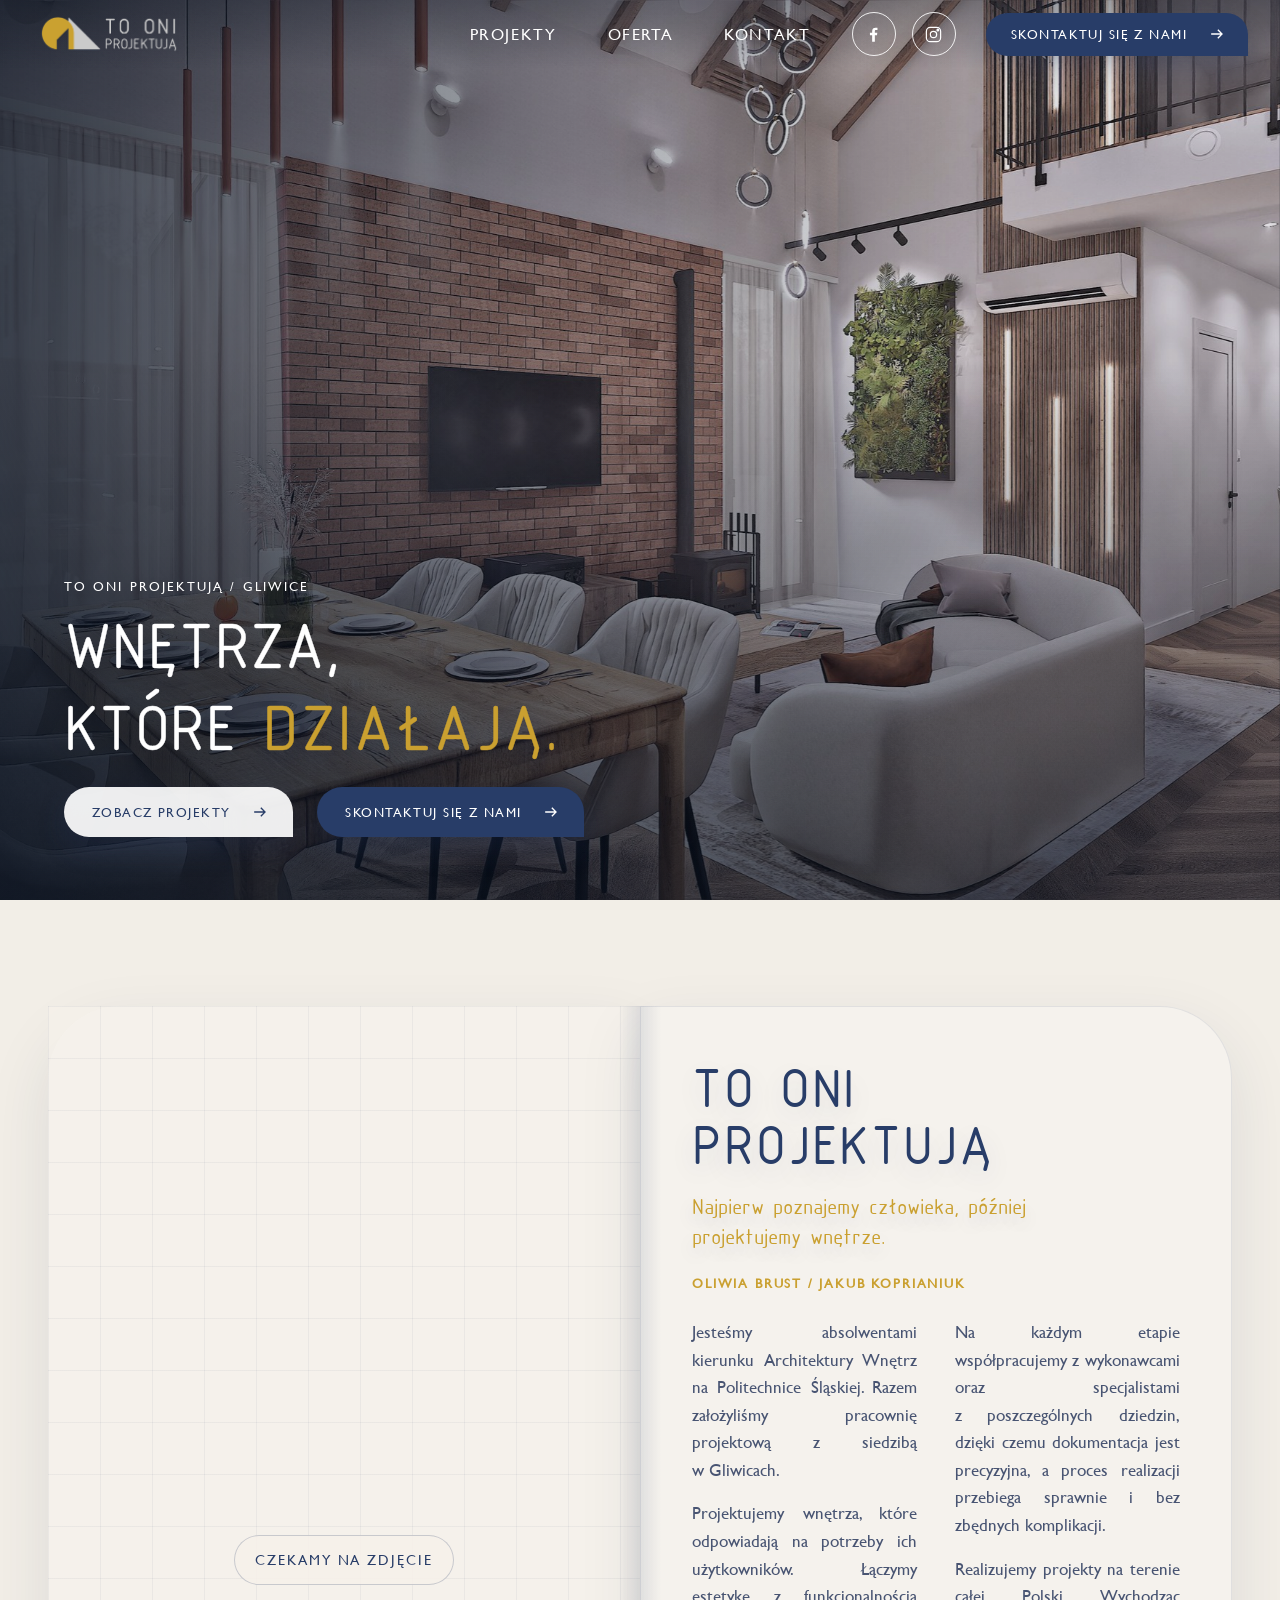
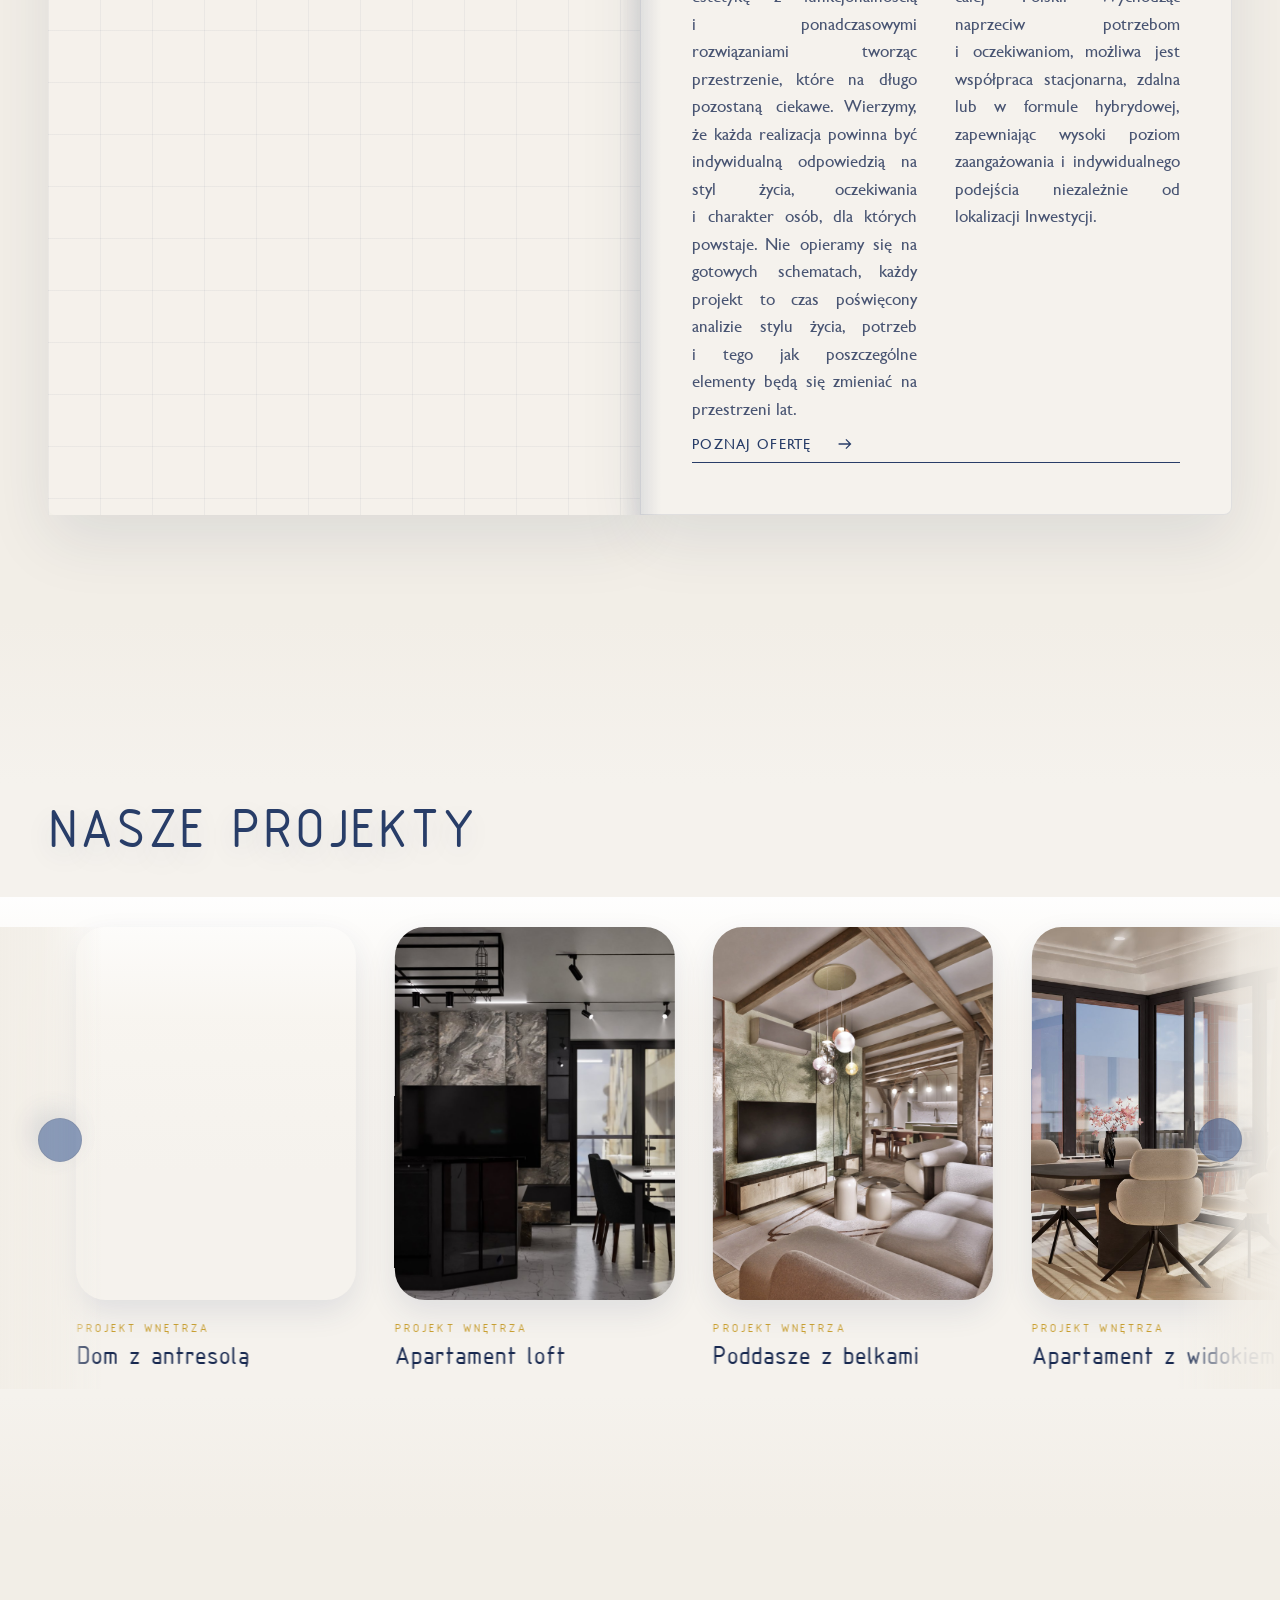
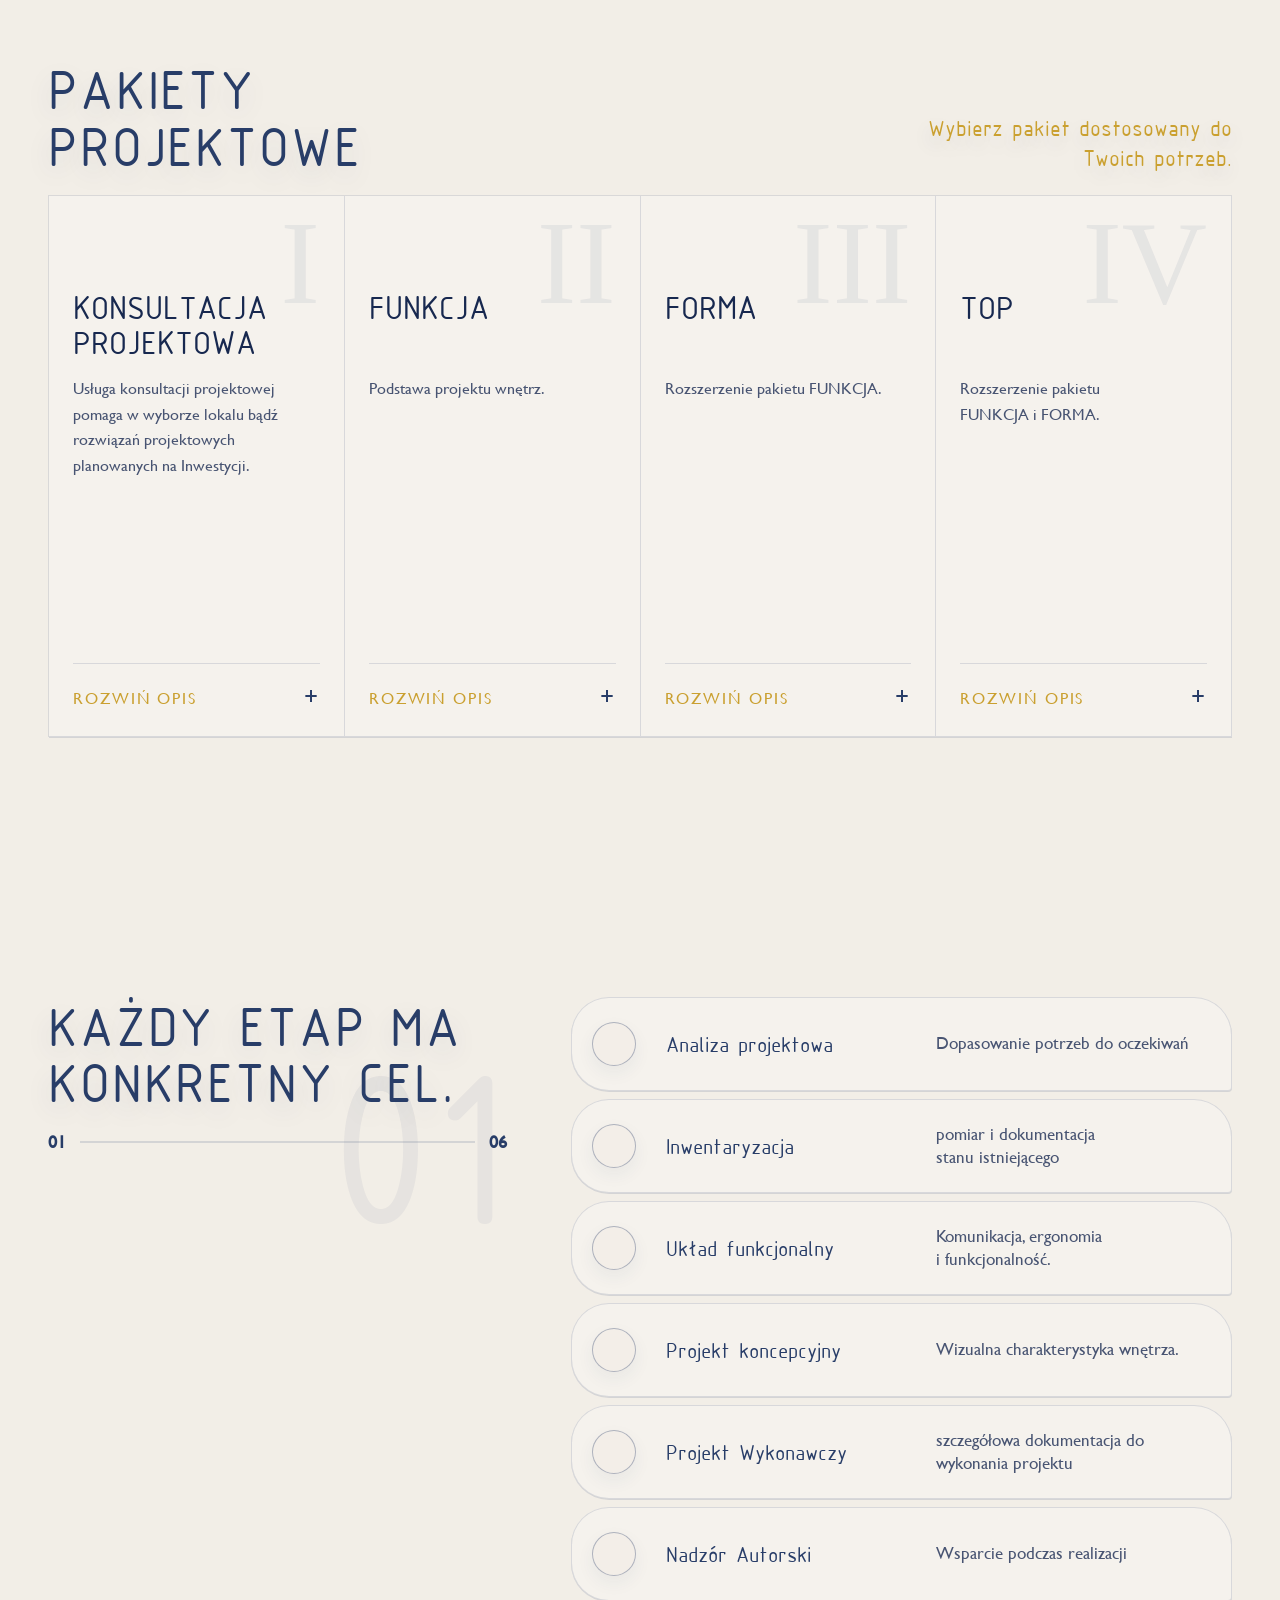
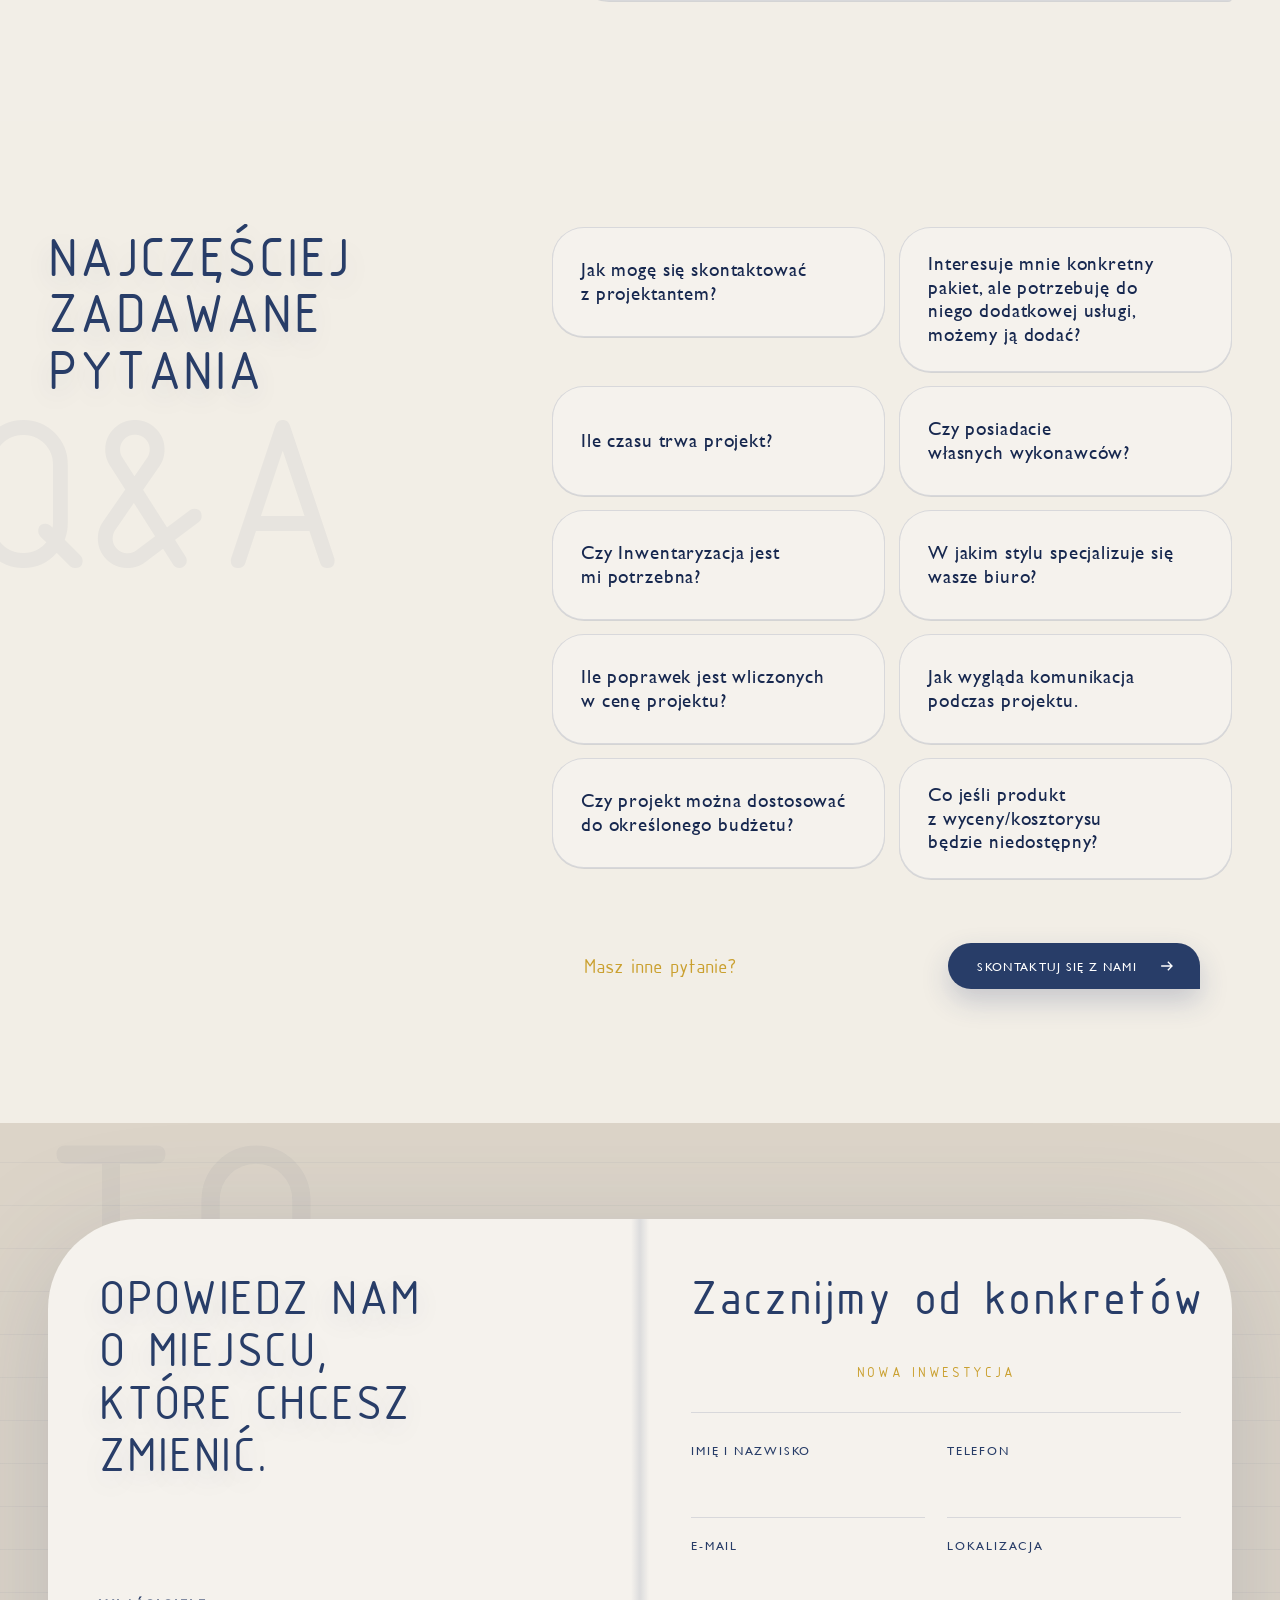
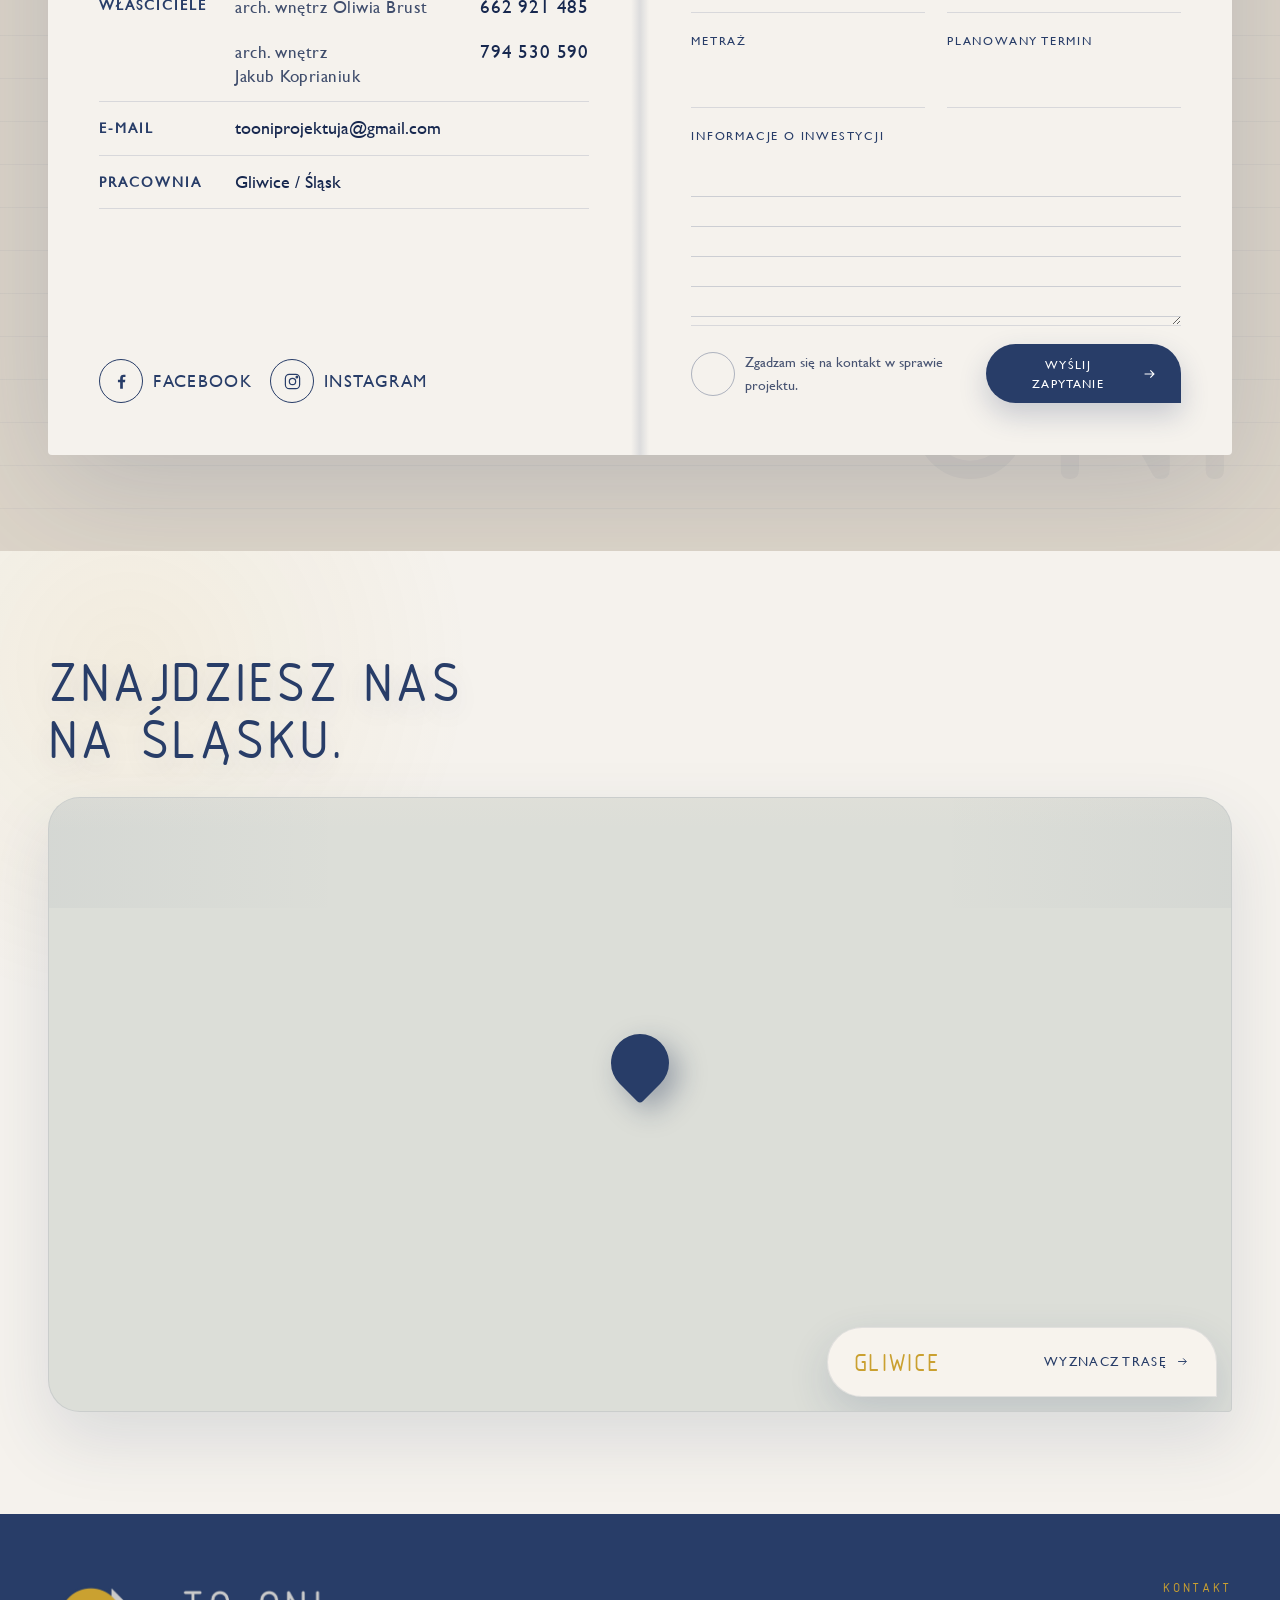
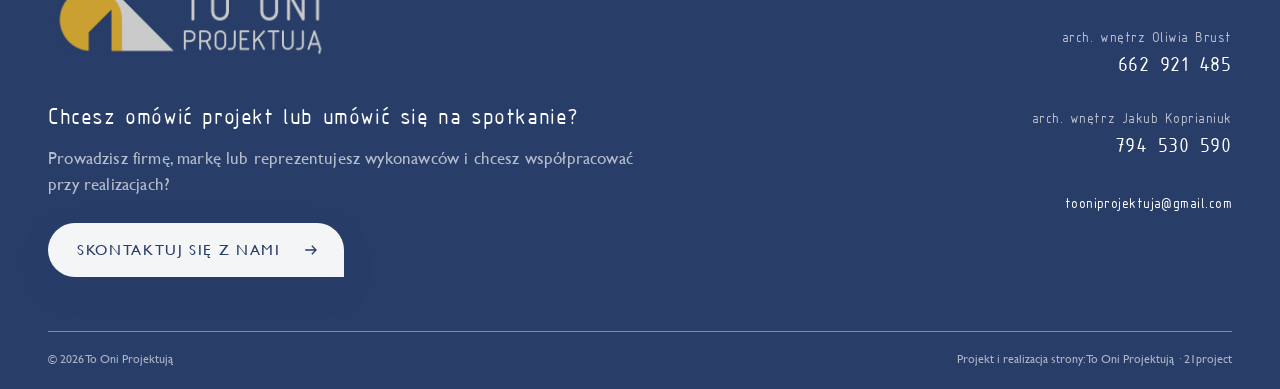
<file: index.html>
<!DOCTYPE html>

<html lang="pl">
<head>
<meta charset="utf-8"/>
<meta content="width=device-width, initial-scale=1.0, viewport-fit=cover" name="viewport"/>
<meta content="#F2EEE7" name="theme-color"/>
<meta content="To Oni Projektują - pracownia architektury wnętrz z Gliwic. Indywidualne projekty wnętrz na terenie całej Polski." name="description"/>
<link href="https://jakubskrzypiec.github.io/tooniprojektujaa/" rel="canonical"/>
<meta content="website" property="og:type"/>
<meta content="To Oni Projektują | Architektura wnętrz Gliwice" property="og:title"/>
<meta content="Najpierw poznajemy człowieka, później projektujemy wnętrze." property="og:description"/>
<meta content="https://jakubskrzypiec.github.io/tooniprojektujaa/hero-generated.jpg" property="og:image"/>
<meta content="pl_PL" property="og:locale"/>
<title>
   To Oni Projektują | Architektura wnętrz Gliwice
  </title>
<link href="logo-symbol.png" rel="icon" type="image/png"/>
<link as="font" crossorigin="" href="isocpeur.ttf" rel="preload" type="font/ttf"/>
<link as="font" crossorigin="" href="gill-sans-mt.ttf" rel="preload" type="font/ttf"/>
<link href="style.css" rel="stylesheet"/>
<script type="application/ld+json">
   {"@context":"https://schema.org","@type":"InteriorDesigner","name":"To Oni Projektują","url":"https://jakubskrzypiec.github.io/tooniprojektujaa/","image":"https://jakubskrzypiec.github.io/tooniprojektujaa/hero-generated.jpg","telephone":"+48 794 530 590","email":"tooniprojektuja@gmail.com","address":{"@type":"PostalAddress","addressLocality":"Gliwice","addressCountry":"PL"},"areaServed":"Polska","sameAs":["https://www.instagram.com/to_oni_projektuja/","https://www.facebook.com/61583774015406/"]}
  </script>
</head>
<body class="home">
<svg aria-hidden="true" class="svg-defs">
<symbol id="icon-facebook" viewbox="0 0 24 24">
<path d="M13.7 21v-8h2.7l.4-3.1h-3.1V7.9c0-.9.3-1.5 1.6-1.5H17V3.6c-.3 0-1.3-.1-2.5-.1-2.5 0-4.2 1.5-4.2 4.3v2.1H7.5V13h2.8v8h3.4Z">
</path>
</symbol>
<symbol id="icon-instagram" viewbox="0 0 24 24">
<rect height="18" rx="5" width="18" x="3" y="3">
</rect>
<circle cx="12" cy="12" r="4">
</circle>
<circle cx="17.5" cy="6.5" r="1">
</circle>
</symbol>
<symbol id="icon-arrow" viewbox="0 0 24 24">
<path d="M5 12h13M13 7l5 5-5 5">
</path>
</symbol>
</svg>
<header class="header" data-header="">
<a aria-label="To Oni Projektują - strona główna" class="header-logo" href="index.html"><img alt="To Oni Projektują" class="header-logo__img header-logo__img--positive" src="top-logo-bandera.png"/><img alt="" aria-hidden="true" class="header-logo__img header-logo__img--negative" src="top-logo-bandera-negatyw.png"/></a>
<nav aria-label="Menu główne" class="nav">
<a href="projekty.html">
     Projekty
    </a>
<a href="oferta.html">
     Oferta
    </a>
<a href="kontakt.html">
     Kontakt
    </a>
</nav>
<div class="header-actions">
<a aria-label="Facebook To Oni Projektują" class="social social--header" href="https://www.facebook.com/61583774015406/" rel="noopener" target="_blank">
<svg>
<use href="#icon-facebook">
</use>
</svg>
</a>
<a aria-label="Instagram To Oni Projektują" class="social social--header" href="https://www.instagram.com/to_oni_projektuja/" rel="noopener" target="_blank">
<svg>
<use href="#icon-instagram">
</use>
</svg>
</a>
<a class="drop-button drop-button--small" href="kontakt.html#formularz">
     Skontaktuj się z nami
     <svg>
<use href="#icon-arrow">
</use>
</svg>
</a>
</div>
<button aria-expanded="false" aria-label="Otwórz menu" class="menu-toggle" type="button">
<span>
</span>
<span>
</span>
<span>
</span>
</button>
<div aria-hidden="true" class="mobile-menu">
<a href="projekty.html">
     Projekty
    </a>
<a href="oferta.html">
     Oferta
    </a>
<a href="kontakt.html">
     Kontakt
    </a>
<a class="drop-button" href="kontakt.html#formularz">
     Skontaktuj się z nami
     <svg>
<use href="#icon-arrow">
</use>
</svg>
</a>
<div class="mobile-socials">
<a aria-label="Facebook" class="social" href="https://www.facebook.com/61583774015406/" rel="noopener" target="_blank">
<svg>
<use href="#icon-facebook">
</use>
</svg>
</a>
<a aria-label="Instagram" class="social" href="https://www.instagram.com/to_oni_projektuja/" rel="noopener" target="_blank">
<svg>
<use href="#icon-instagram">
</use>
</svg>
</a>
</div>
</div>
</header>
<main>
<section class="hero" id="start">
<img alt="Wizualizacja wnętrza To Oni Projektują" class="hero__image" decoding="async" fetchpriority="high" src="hero-generated.jpg"/>
<div class="hero__shade">
</div>
<div class="hero__copy">
<p class="hero__brand">
      To Oni Projektują / Gliwice
     </p>
<h1><span class="hero-line">wnętrza,</span><span class="hero-line hero-line--last">które <em class="hero__gold" data-rotating-word="">działają.</em></span></h1>
<div class="hero__actions">
<a class="drop-button drop-button--light" href="projekty.html">
       Zobacz projekty
       <svg>
<use href="#icon-arrow">
</use>
</svg>
</a>
<a class="drop-button" href="kontakt.html#formularz">
       Skontaktuj się z nami
       <svg>
<use href="#icon-arrow">
</use>
</svg>
</a>
</div>
</div>
</section>
<section class="about section" id="onas">
<div class="shell about__grid">
<figure class="about__visual panel reveal">
<div aria-label="Miejsce na nowe zdjęcie pracowni" class="about__placeholder" role="img">
<span>
        Czekamy na zdjęcie
       </span>
</div>
</figure>
<div class="about__copy panel reveal">
<h2>To Oni Projektują</h2>
<p class="section-quote">Najpierw poznajemy człowieka, później projektujemy wnętrze.</p><p class="about__names">Oliwia Brust  /  Jakub Koprianiuk</p>
<div class="rich-copy"><p>Jesteśmy absolwentami kierunku Architektury Wnętrz na Politechnice Śląskiej. Razem założyliśmy pracownię projektową z siedzibą w Gliwicach.</p><p>Projektujemy wnętrza, które odpowiadają na potrzeby ich użytkowników. Łączymy estetykę z funkcjonalnością i ponadczasowymi rozwiązaniami tworząc przestrzenie, które na długo pozostaną ciekawe. Wierzymy, że każda realizacja powinna być indywidualną odpowiedzią na styl życia, oczekiwania i charakter osób, dla których powstaje. Nie opieramy się na gotowych schematach, każdy projekt to czas poświęcony analizie stylu życia, potrzeb i tego jak poszczególne elementy będą się zmieniać na przestrzeni lat.</p><p>Na każdym etapie współpracujemy z wykonawcami oraz specjalistami z poszczególnych dziedzin, dzięki czemu dokumentacja jest precyzyjna, a proces realizacji przebiega sprawnie i bez zbędnych komplikacji.</p><p>Realizujemy projekty na terenie całej Polski. Wychodząc naprzeciw potrzebom i oczekiwaniom, możliwa jest współpraca stacjonarna, zdalna lub w formule hybrydowej, zapewniając wysoki poziom zaangażowania i indywidualnego podejścia niezależnie od lokalizacji Inwestycji.</p></div>
<a class="line-link" href="oferta.html">
       Poznaj ofertę
       <svg>
<use href="#icon-arrow">
</use>
</svg>
</a>
</div>
</div>
</section>
<section class="projects section" id="projekty">
<div class="shell projects__head reveal">
<div>
<h2>
       Nasze projekty
      </h2>
</div>
</div>
<div class="projects__stage">
<button aria-label="Poprzednie projekty" class="slider-arrow slider-arrow--prev" data-project-prev="" type="button">
<svg>
<use href="#icon-arrow">
</use>
</svg>
</button>
<div aria-label="Galeria projektów" class="projects__viewport" data-project-viewport="" tabindex="0">
<div class="projects__track" data-project-track="">
<article class="project-card" data-category="PROJEKT WNĘTRZA" data-description="Dwupoziomowa strefa dzienna łączy naturalne drewno, cegłę i czarne stalowe akcenty z jasną, spokojną bazą. Otwarta kuchnia i salon pod antresolą budują przestronne wnętrze, a widoczne belki oraz zieleń dodają mu ciepła i charakteru. Całość uzupełniają proste zabudowy i neutralne materiały w łazience oraz komunikacji." data-focus="50% 50%" data-gallery="01_Dom-z-antresola_00_GLOWNE.jpg,01_Dom-z-antresola_01.jpg,01_Dom-z-antresola_02.jpg,01_Dom-z-antresola_03.jpg,01_Dom-z-antresola_04.jpg,01_Dom-z-antresola_05.jpg,01_Dom-z-antresola_06.jpg,01_Dom-z-antresola_07.jpg,01_Dom-z-antresola_08.jpg,01_Dom-z-antresola_09.jpg" data-gallery-alts="salon i jadalnia pod antresolą|kuchnia z drewnianą zabudową|kuchnia z wyspą|strefa dzienna z antresolą|salon pod wysokim sufitem|schody na antresolę|łazienka z drewnianą zabudową|jasna łazienka z prysznicem|zabudowa gospodarcza|zabudowa w korytarzu" data-image="01_Dom-z-antresola_00_GLOWNE.jpg" data-project-card="" data-title="Dom z antresolą">
<button aria-label="Otwórz projekt Dom z antresolą" type="button">
<img alt="Dom z antresolą - salon i jadalnia pod antresolą" decoding="async" loading="lazy" src="01_Dom-z-antresola_00_GLOWNE.jpg"/>
<span aria-hidden="true" class="project-card__label-top">
          TOP
         </span>
<span class="project-card__top">
          TO ONI PROJEKTUJĄ
         </span>
</button>
<p>
         Projekt wnętrza
        </p>
<h3>
         Dom z antresolą
        </h3>
</article>
<article class="project-card" data-category="PROJEKT WNĘTRZA" data-description="Ciemny, loftowy apartament opiera się na graficie, czerni i surowych strukturach przełamanych głębokim bordo. Metalowe detale, kamienne powierzchnie i techniczne oświetlenie podkreślają industrialny charakter strefy dziennej. W prywatnych pomieszczeniach pojawiają się cieplejsze drewno i zieleń, dzięki czemu wnętrze pozostaje wyraziste, ale nie chłodne." data-focus="50% 50%" data-gallery="02_Apartament-loft-dark_00_GLOWNE.jpg,02_Apartament-loft-dark_01.jpg,02_Apartament-loft-dark_02.jpg,02_Apartament-loft-dark_03.jpg,02_Apartament-loft-dark_04.jpg,02_Apartament-loft-dark_05.jpg,02_Apartament-loft-dark_06.jpg,02_Apartament-loft-dark_07.jpg,02_Apartament-loft-dark_08.jpg,02_Apartament-loft-dark_09.jpg" data-gallery-alts="ciemna strefa dzienna z jadalnią|salon i jadalnia w loftowej stylistyce|jadalnia z bordową zabudową|widok na strefę dzienną z góry|gabinet z zieloną zabudową|sypialnia z miejscem do pracy|łazienka z kamiennym akcentem|ciemna garderoba|garderoba z lustrem|minimalistyczny przedpokój" data-image="02_Apartament-loft-dark_00_GLOWNE.jpg" data-project-card="" data-title="Apartament loft">
<button aria-label="Otwórz projekt Apartament loft" type="button">
<img alt="Apartament loft - ciemna strefa dzienna z jadalnią" decoding="async" loading="lazy" src="02_Apartament-loft-dark_00_GLOWNE.jpg"/>
<span aria-hidden="true" class="project-card__label-top">
          TOP
         </span>
<span class="project-card__top">
          TO ONI PROJEKTUJĄ
         </span>
</button>
<p>
         Projekt wnętrza
        </p>
<h3>
         Apartament loft
        </h3>
</article>
<article class="project-card" data-category="PROJEKT WNĘTRZA" data-description="Projekt wykorzystuje charakter poddasza i pozostawia drewniane belki jako najważniejszy element wnętrza. Jasne drewno, złamane biele i przygaszona zieleń są zestawione z cegłą oraz roślinnymi motywami, tworząc ciepłą i swobodną całość. Zaokrąglone zabudowy i miękkie formy mebli równoważą wyrazistą konstrukcję dachu." data-focus="50% 50%" data-gallery="03_Poddasze-z-belkami_00_GLOWNE.jpg,03_Poddasze-z-belkami_01.jpg,03_Poddasze-z-belkami_02.jpg,03_Poddasze-z-belkami_03.jpg,03_Poddasze-z-belkami_04.jpg,03_Poddasze-z-belkami_05.jpg,03_Poddasze-z-belkami_06.jpg,03_Poddasze-z-belkami_07.jpg,03_Poddasze-z-belkami_08.jpg" data-gallery-alts="salon pod drewnianymi belkami|salon z ceglaną ścianą|kuchnia i jadalnia na poddaszu|kuchnia z przeszkloną zabudową|sypialnia z roślinną tapetą|sypialnia z jasną zabudową|pokój pod skosem|przedpokój z zieloną wnęką|łazienka z zielonym akcentem" data-image="03_Poddasze-z-belkami_00_GLOWNE.jpg" data-project-card="" data-title="Poddasze z belkami">
<button aria-label="Otwórz projekt Poddasze z belkami" type="button">
<img alt="Poddasze z belkami - salon pod drewnianymi belkami" decoding="async" loading="lazy" src="03_Poddasze-z-belkami_00_GLOWNE.jpg"/>
<span aria-hidden="true" class="project-card__label-top">
          TOP
         </span>
<span class="project-card__top">
          TO ONI PROJEKTUJĄ
         </span>
</button>
<p>
         Projekt wnętrza
        </p>
<h3>
         Poddasze z belkami
        </h3>
</article>
<article class="project-card" data-category="PROJEKT WNĘTRZA" data-description="Jasny apartament został zaprojektowany tak, aby pierwszoplanową rolę odgrywały duże przeszklenia i widok na miasto. Kremowe tkaniny, delikatne drewno i spokojne beże tworzą elegancką bazę, którą przełamują ciemniejsze, kamienne akcenty. Wnętrze jest lekkie i uporządkowane, z subtelną nutą hotelowego charakteru." data-focus="50% 50%" data-gallery="04_Apartament-z-widokiem_00_GLOWNE.jpg,04_Apartament-z-widokiem_01.jpg,04_Apartament-z-widokiem_02.jpg,04_Apartament-z-widokiem_03.jpg,04_Apartament-z-widokiem_04.jpg,04_Apartament-z-widokiem_05.jpg,04_Apartament-z-widokiem_06.jpg,04_Apartament-z-widokiem_07.jpg" data-gallery-alts="jadalnia przy panoramicznym oknie|salon i jadalnia w jasnych barwach|salon z widokiem na miasto|sypialnia z przeszkloną garderobą|zabudowa przy panoramicznym oknie|jasna łazienka|korytarz apartamentu|pralnia w zabudowie" data-image="04_Apartament-z-widokiem_00_GLOWNE.jpg" data-project-card="" data-title="Apartament z widokiem">
<button aria-label="Otwórz projekt Apartament z widokiem" type="button">
<img alt="Apartament z widokiem - jadalnia przy panoramicznym oknie" decoding="async" loading="lazy" src="04_Apartament-z-widokiem_00_GLOWNE.jpg"/>
<span aria-hidden="true" class="project-card__label-top">
          TOP
         </span>
<span class="project-card__top">
          TO ONI PROJEKTUJĄ
         </span>
</button>
<p>
         Projekt wnętrza
        </p>
<h3>
         Apartament z widokiem
        </h3>
</article>
<article class="project-card" data-category="PROJEKT WNĘTRZA" data-description="Ciepłe drewno i spokojne beże zostały tutaj zestawione z bordowymi detalami oraz czarnymi, metalowymi podziałami. Otwarta strefa dzienna ma graficzny charakter, ale dzięki naturalnym materiałom i miękkim tkaninom pozostaje przytulna. Ten sam język kolorystyczny przechodzi do sypialni, komunikacji i łazienki, tworząc spójną całość." data-focus="50% 50%" data-gallery="05_Mieszkanie-bordo_00_GLOWNE.jpg,05_Mieszkanie-bordo_01.jpg,05_Mieszkanie-bordo_02.jpg,05_Mieszkanie-bordo_03.jpg,05_Mieszkanie-bordo_04.jpg,05_Mieszkanie-bordo_05.jpg,05_Mieszkanie-bordo_06.jpg,05_Mieszkanie-bordo_07.jpg,05_Mieszkanie-bordo_08.jpg,05_Mieszkanie-bordo_09.jpg" data-gallery-alts="salon i jadalnia z bordowymi akcentami|salon z metalowym przepierzeniem|jadalnia i kuchnia z drewnem|jadalnia przy oknie|kuchnia z bordową zabudową|sypialnia z bordowym zagłówkiem|drewniana zabudowa przy sypialni|przedpokój z zabudową|łazienka z bordowym grzejnikiem|łazienka z prysznicem" data-image="05_Mieszkanie-bordo_00_GLOWNE.jpg" data-project-card="" data-title="Mieszkanie bordo">
<button aria-label="Otwórz projekt Mieszkanie bordo" type="button">
<img alt="Mieszkanie bordo - salon i jadalnia z bordowymi akcentami" decoding="async" loading="lazy" src="05_Mieszkanie-bordo_00_GLOWNE.jpg"/>
<span aria-hidden="true" class="project-card__label-top">
          TOP
         </span>
<span class="project-card__top">
          TO ONI PROJEKTUJĄ
         </span>
</button>
<p>
         Projekt wnętrza
        </p>
<h3>
         Mieszkanie bordo
        </h3>
</article>
<article class="project-card" data-category="PROJEKT WNĘTRZA" data-description="Loft łączy odsłoniętą konstrukcję dachu, cegłę i surowe struktury z miękkimi, naturalnymi kolorami. Drewniane belki i podłogi ocieplają przestrzeń, a proste meble oraz rzeźbiarskie oświetlenie nadają jej współczesny charakter. Poszczególne pomieszczenia różnią się nastrojem, ale zachowują wspólną, lekko industrialną bazę." data-focus="50% 50%" data-gallery="06_Loft-ceglany_00_GLOWNE.jpg,06_Loft-ceglany_01.jpg,06_Loft-ceglany_02.jpg,06_Loft-ceglany_03.jpg,06_Loft-ceglany_04.jpg,06_Loft-ceglany_05.jpg,06_Loft-ceglany_06.jpg,06_Loft-ceglany_07.jpg,06_Loft-ceglany_08.jpg" data-gallery-alts="salon pod odsłoniętymi belkami|kuchnia otwarta na salon|jadalnia przy kamiennej ścianie|jadalnia z ceglaną ścianą|salon z miękką sofą|sypialnia z ceglaną ścianą|pokój z miejscem do pracy|jasna kuchnia z wyspą|łazienka pod skosem" data-image="06_Loft-ceglany_00_GLOWNE.jpg" data-project-card="" data-title="Loft ceglany">
<button aria-label="Otwórz projekt Loft ceglany" type="button">
<img alt="Loft ceglany - salon pod odsłoniętymi belkami" decoding="async" loading="lazy" src="06_Loft-ceglany_00_GLOWNE.jpg"/>
<span aria-hidden="true" class="project-card__label-top">
          TOP
         </span>
<span class="project-card__top">
          TO ONI PROJEKTUJĄ
         </span>
</button>
<p>
         Projekt wnętrza
        </p>
<h3>
         Loft ceglany
        </h3>
</article>
<article class="project-card" data-category="PROJEKT WNĘTRZA" data-description="Industrialna baza z betonu, grafitu i czarnych detali została ożywiona głęboką, oliwkową zielenią. Techniczne oświetlenie i metalowe podziały podkreślają zdecydowany charakter kuchni oraz salonu, a drewniana podłoga dodaje im cieplejszego tonu. W łazience ciemne powierzchnie i punktowe światło budują bardziej nastrojową, kompaktową przestrzeń." data-focus="50% 50%" data-gallery="07_Industrial-green_00_GLOWNE.jpg,07_Industrial-green_01.jpg,07_Industrial-green_02.jpg,07_Industrial-green_03.jpg,07_Industrial-green_04.jpg,07_Industrial-green_05.jpg,07_Industrial-green_06.jpg,07_Industrial-green_07.jpg" data-gallery-alts="salon z oliwkową sofą|salon z zieloną sofą|aneks kuchenny z zieloną zabudową|grafitowa kuchnia|kuchnia za czarnymi lamelami|ciemna łazienka z prysznicem|łazienka z grafitową zabudową|detal prysznica" data-image="07_Industrial-green_00_GLOWNE.jpg" data-project-card="" data-title="Industrial green">
<button aria-label="Otwórz projekt Industrial green" type="button">
<img alt="Industrial green - salon z oliwkową sofą" decoding="async" loading="lazy" src="07_Industrial-green_00_GLOWNE.jpg"/>
<span aria-hidden="true" class="project-card__label-top">
          TOP
         </span>
<span class="project-card__top">
          TO ONI PROJEKTUJĄ
         </span>
</button>
<p>
         Projekt wnętrza
        </p>
<h3>
         Industrial green
        </h3>
</article>
<article class="project-card" data-category="PROJEKT WNĘTRZA" data-description="Jasny apartament glamour bazuje na kremach, pudrowym różu i delikatnych złotych detalach. Duży roślinny motyw na ścianie staje się dekoracyjnym tłem dla miękkiej strefy wypoczynkowej, a zaokrąglone zabudowy łagodzą geometrię wnętrza. Całość jest lekka, elegancka i celowo pozbawiona ciężkich kontrastów." data-focus="50% 50%" data-gallery="08_Apartament-glamour_00_GLOWNE.jpg,08_Apartament-glamour_01.jpg,08_Apartament-glamour_02.jpg,08_Apartament-glamour_03.jpg,08_Apartament-glamour_04.jpg,08_Apartament-glamour_05.jpg,08_Apartament-glamour_06.jpg" data-gallery-alts="jasny salon z różowym fotelem|salon z roślinną tapetą|salon i kuchnia w jasnej kolorystyce|strefa dzienna od strony telewizora|zaokrąglona zabudowa|przejście przy jasnej kuchni|jasna zabudowa meblowa" data-image="08_Apartament-glamour_00_GLOWNE.jpg" data-project-card="" data-title="Apartament glamour">
<button aria-label="Otwórz projekt Apartament glamour" type="button">
<img alt="Apartament glamour - jasny salon z różowym fotelem" decoding="async" loading="lazy" src="08_Apartament-glamour_00_GLOWNE.jpg"/>
<span aria-hidden="true" class="project-card__label-top">
          TOP
         </span>
<span class="project-card__top">
          TO ONI PROJEKTUJĄ
         </span>
</button>
<p>
         Projekt wnętrza
        </p>
<h3>
         Apartament glamour
        </h3>
</article>
<article class="project-card" data-category="PROJEKT WNĘTRZA" data-description="Wnętrze opiera się na ciepłej, eleganckiej bazie z drewnianą podłogą układaną w jodełkę. Beże i złamane biele zestawiono z czarnymi liniami oświetlenia oraz pojedynczymi, głębszymi akcentami kolorystycznymi. Proste zabudowy, marmurowe powierzchnie i oszczędne detale tworzą spokojną, dopracowaną przestrzeń." data-focus="50% 50%" data-gallery="09_Mieszkanie-jodelka_00_GLOWNE.jpg,09_Mieszkanie-jodelka_01.jpg,09_Mieszkanie-jodelka_02.jpg,09_Mieszkanie-jodelka_03.jpg,09_Mieszkanie-jodelka_04.jpg" data-gallery-alts="jadalnia na podłodze w jodełkę|strefa dzienna z bordową zasłoną|sypialnia w ciepłych beżach|łazienka z marmurową okładziną|korytarz z podłogą w jodełkę" data-image="09_Mieszkanie-jodelka_00_GLOWNE.jpg" data-project-card="" data-title="Mieszkanie z jodełką">
<button aria-label="Otwórz projekt Mieszkanie z jodełką" type="button">
<img alt="Mieszkanie z jodełką - jadalnia na podłodze w jodełkę" decoding="async" loading="lazy" src="09_Mieszkanie-jodelka_00_GLOWNE.jpg"/>
<span aria-hidden="true" class="project-card__label-top">
          TOP
         </span>
<span class="project-card__top">
          TO ONI PROJEKTUJĄ
         </span>
</button>
<p>
         Projekt wnętrza
        </p>
<h3>
         Mieszkanie z jodełką
        </h3>
</article>
<article class="project-card" data-category="PROJEKT WNĘTRZA" data-description="Spokojne, beżowe mieszkanie zostało utrzymane w miękkiej, niemal monochromatycznej palecie. Jasne zabudowy, naturalne drewno i ciepłe światło porządkują niewielką przestrzeń, a czarne linie oświetlenia dodają jej nowoczesnego rytmu. Funkcjonalne rozwiązania w kuchni, gabinecie i łazience pozostają dyskretne i spójne z minimalistycznym charakterem całości." data-focus="50% 50%" data-gallery="10_Mieszkanie-bezowe_00_GLOWNE.jpg,10_Mieszkanie-bezowe_01.jpg,10_Mieszkanie-bezowe_02.jpg,10_Mieszkanie-bezowe_03.jpg,10_Mieszkanie-bezowe_04.jpg,10_Mieszkanie-bezowe_05.jpg,10_Mieszkanie-bezowe_06.jpg,10_Mieszkanie-bezowe_07.jpg" data-gallery-alts="salon z otwartą kuchnią|beżowy salon przy oknie|sypialnia w ciepłych beżach|kompaktowa jasna kuchnia|jadalnia w beżowej wnęce|gabinet z miejscem do pracy|jasny korytarz|łazienka z pralnią" data-image="10_Mieszkanie-bezowe_00_GLOWNE.jpg" data-project-card="" data-title="Mieszkanie beżowe">
<button aria-label="Otwórz projekt Mieszkanie beżowe" type="button">
<img alt="Mieszkanie beżowe - salon z otwartą kuchnią" decoding="async" loading="lazy" src="10_Mieszkanie-bezowe_00_GLOWNE.jpg"/>
<span aria-hidden="true" class="project-card__label-top">
          TOP
         </span>
<span class="project-card__top">
          TO ONI PROJEKTUJĄ
         </span>
</button>
<p>
         Projekt wnętrza
        </p>
<h3>
         Mieszkanie beżowe
        </h3>
</article>
</div>
</div>
<button aria-label="Następne projekty" class="slider-arrow slider-arrow--next" data-project-next="" type="button">
<svg>
<use href="#icon-arrow">
</use>
</svg>
</button>
</div>
</section>
<section class="packages section" id="pakiety">
<div class="shell">
<header class="section-head reveal">
<div>
<h2>Pakiety<br/>projektowe</h2>
</div>
<p class="section-quote">Wybierz pakiet dostosowany do Twoich potrzeb.</p>
</header>
<div class="packages__grid">
<details class="package-card panel spotlight reveal">
<summary>
<span>I</span>
<h3>Konsultacja projektowa</h3>
<p>Usługa konsultacji projektowej pomaga w wyborze lokalu bądź rozwiązań projektowych planowanych na Inwestycji.</p>
<b>
         Rozwiń opis
         <i>
          +
         </i>
</b>
</summary>
<div class="package-card__body"><p>Usługa konsultacji projektowej pomaga w wyborze lokalu bądź rozwiązań projektowych planowanych na Inwestycji. Są to spotkania, na których analizujemy wady, zalety i możliwości Inwestycji, tak aby przyszła realizacja jak najlepiej odzwierciedlała oczekiwania Inwestora.</p><div class="package-card__foot"><a class="drop-button drop-button--small" href="oferta.html#porownanie">Zobacz szczegóły pakietu <svg aria-hidden="true"><use href="#icon-arrow"></use></svg></a></div></div>
</details>
<details class="package-card panel spotlight reveal">
<summary>
<span>II</span>
<h3>Funkcja</h3>
<p>Podstawa projektu wnętrz.</p>
<b>
         Rozwiń opis
         <i>
          +
         </i>
</b>
</summary>
<div class="package-card__body"><p>Podstawa projektu wnętrz. Projekt skupia się bezpośrednio na prawidłowym funkcjonowaniu wnętrza i ergonomii, tak aby wnętrza były maksymalnie wygodne i praktyczne w użytkowaniu.</p><div class="package-card__foot"><a class="drop-button drop-button--small" href="oferta.html#porownanie">Zobacz szczegóły pakietu <svg aria-hidden="true"><use href="#icon-arrow"></use></svg></a></div></div>
</details>
<details class="package-card panel spotlight reveal">
<summary>
<span>III</span>
<h3>Forma</h3>
<p>Rozszerzenie pakietu FUNKCJA.</p>
<b>
         Rozwiń opis
         <i>
          +
         </i>
</b>
</summary>
<div class="package-card__body"><p>Rozszerzenie pakietu FUNKCJA. Zakres pakietu obejmuje przygotowanie spójnej aranżacji wnętrz, dobór konkretnych materiałów i wyposażenia. Rozwiązania projektowe omawiane są na podstawie modelu 3D, a później na wizualizacjach.</p><div class="package-card__foot"><a class="drop-button drop-button--small" href="oferta.html#porownanie">Zobacz szczegóły pakietu <svg aria-hidden="true"><use href="#icon-arrow"></use></svg></a></div></div>
</details>
<details class="package-card panel spotlight reveal">
<summary>
<span>IV</span>
<h3>TOP</h3>
<p>Rozszerzenie pakietu FUNKCJA i FORMA.</p>
<b>
         Rozwiń opis
         <i>
          +
         </i>
</b>
</summary>
<div class="package-card__body"><p>Rozszerzenie pakietu FUNKCJA i FORMA. Opracowanie dotyczy dokumentacji wykonawczej lokalu, gotowej do przekazania wykonawcom i rozpoczęcia prac remontowych. Wszystkie elementy koordynowane są z branżami wykończenia wnętrz.</p><div class="package-card__foot"><a class="drop-button drop-button--small" href="oferta.html#porownanie">Zobacz szczegóły pakietu <svg aria-hidden="true"><use href="#icon-arrow"></use></svg></a></div></div>
</details>
</div>
</div>
</section>
<section class="process section" id="proces">
<div class="shell process__grid">
<div class="process__intro reveal">
<h2>Każdy etap ma konkretny cel.</h2>

<div aria-hidden="true" class="process__range">
<span>
        01
       </span>
<i>
</i>
<span>
        06
       </span>
</div>
<div aria-hidden="true" class="process__ghost" data-process-ghost="">
       01
      </div>
</div>
<div class="process__list reveal">
<article class="process-item panel spotlight" data-process-item="">
<button aria-expanded="false" data-process-toggle="" type="button">
<span aria-hidden="true" class="process-drop">
</span>
<strong>Analiza projektowa</strong>
<small>Dopasowanie potrzeb do oczekiwań</small>
</button>
<div class="process-answer">
<div><p>Jest istotnym elementem sprawdzającym mocne i słabe strony rozwiązań i możliwości projektowo funkcjonalnych lokalu. Polecamy ją szczególnie osobom, które stoją przed wyborem lokalu lub projektu domu do zakupu.</p><p>W jej obrębie sprawdzamy uwarunkowania techniczne, normy budowlane jak i zasady ergonomii. Przy analizie niezwykle istotne jest poznanie docelowego użytkownika lokalu. Uwzględniamy w codziennym użytkowaniu przestrzeni cechy fizyczne użytkowników, styl życia, obecność zwierząt i przeznaczenie lokalu. Czy lokal będzie w przyszłości wynajmowany lub czy w przestrzeni może pojawić się dodatkowy użytkownik. Analiza zapewnia klarowny ogląd możliwości zastosowania poszczególnych rozwiązań projektowych.</p><b>Resultat: Pewny kierunek dalszej pracy lub wyboru Inwestycji.</b></div>
</div>
</article>
<article class="process-item panel spotlight" data-process-item="">
<button aria-expanded="false" data-process-toggle="" type="button">
<span aria-hidden="true" class="process-drop">
</span>
<strong>Inwentaryzacja</strong>
<small>pomiar i dokumentacja stanu istniejącego</small>
</button>
<div class="process-answer">
<div><p>Jest to podstawa dokumentacji projektowej. Polecamy ją szczególnie przy remontach obiektów z rynku wtórnego.</p><p>Zawiera dokładne pomiary wykonane przez Architekta wszystkich elementów istniejących w lokalu. Są to pomiary ścian, gabarytów pomieszczeń, wszelkich otworów okiennych, drzwiowych, przyłączy elektrycznych, przyłączy wodno kanalizacyjnych, wszelkich instalacji klimatyzacji oraz wentylacji.. Na podstawie przygotowanych pomiarów Inwestor otrzymuje przygotowaną dokumentację w postaci rysunków architektonicznych. Dodatkowo przygotowywana jest również dokumentacja fotograficzna lokalu, aby zapobiec wszelkim rozbieżnością w trakcie wykonywania projektu.</p><b>Rezultat: Klarowna i kompletna dokumentacja stanu istniejącego.</b></div>
</div>
</article>
<article class="process-item panel spotlight" data-process-item="">
<button aria-expanded="false" data-process-toggle="" type="button">
<span aria-hidden="true" class="process-drop">
</span>
<strong>Układ funkcjonalny</strong>
<small>Komunikacja, ergonomia i funkcjonalność.</small>
</button>
<div class="process-answer">
<div><p>Każdy projekt rozpoczyna opracowanie układu funkcjonalnego, który stanowi schematyczną reprezentację projektowanego wnętrza oraz podstawę do dalszych prac projektowych. Na tym etapie określany jest optymalny podział przestrzeni, rozmieszczenie poszczególnych stref funkcjonalnych oraz wstępna lokalizacja wyposażenia.</p><p>Proces ten koncentruje się przede wszystkim na zasadach ergonomii, funkcjonalności oraz komforcie przyszłego użytkownika. Dbamy o zachowanie odpowiedniej szerokości przejść, o komfort użytkowania wszystkich pomieszczeń i relacje pomiędzy strefami, tak, aby wnętrze było intuicyjne i wygodne.</p><b>Rezultat: Rzuty 2D, definiujące organizację przestrzeni oraz rozmieszczenie wyposażenia.</b></div>
</div>
</article>
<article class="process-item panel spotlight" data-process-item="">
<button aria-expanded="false" data-process-toggle="" type="button">
<span aria-hidden="true" class="process-drop">
</span>
<strong>Projekt koncepcyjny</strong>
<small>Wizualna charakterystyka wnętrza.</small>
</button>
<div class="process-answer">
<div><p>Etap koncepcyjny skupia się bezpośrednio na charakterze wnętrza i jego docelowym wyglądzie. Bazując na dostarczonych wytycznych, opracowujemy stronę wizualną i szczegółowe rozwiązania funkcjonalne. Projekt skupia się tu bezpośrednio na pracy nad bryłami 3D, wiernie odwzorowując efekty przyszłej realizacji.</p><p>Podczas procesu tworzenia koncepcji prowadzimy również stałe konsultacje z Inwestorami na temat doboru konkretnych materiałów, zapraszamy Inwestorów do salonów z wyposażeniem wnętrz, aby móc obejrzeć i dotknąć wybrane materiały. Pozwala to zestawić nasze oczekiwania z odczuciami i skonfrontować właściwości na miejscu przed podjęciem decyzji. W przypadku współpracy zdalnej odnajdujemy lokalne zaprzyjaźnione salony, które oferują fachowe wsparcie w zakresie doboru materiałów z Inwestorem, jeśli jest to niemożliwe, pozyskujemy próbki i przekazujemyInwestorowi, aby umożliwić porównania na miejscu Inwestycji.</p><p>Efektem finalnym etapu koncepcyjnego są wizualizacje 3D - fotorealistyczne wygenerowane obrazy wdzięcznie oddające prognozowane efekty końcowe.</p><b>Rezultat: Fotorealistyczne wizualizacje 3D przedstawiające docelowy wygląd wnętrza wraz z uzgodnioną koncepcją materiałową.</b></div>
</div>
</article>
<article class="process-item panel spotlight" data-process-item="">
<button aria-expanded="false" data-process-toggle="" type="button">
<span aria-hidden="true" class="process-drop">
</span>
<strong>Projekt Wykonawczy</strong>
<small>szczegółowa dokumentacja do wykonania projektu</small>
</button>
<div class="process-answer">
<div><p>Projekt wykonawczy stanowi ostatni etap opracowania projektu kompleksowego oraz podstawę do realizacji Inwestycji. Jest to szczegółowa dokumentacja techniczna, zawierająca wszystkie niezbędne informacje dotyczące sposobu wykonania oraz standardu wykończenia wnętrza. Jej celem jest przekazanie wykonawcom jednoznacznych wytycznych, umożliwiających sprawną i zgodną z projektem realizację prac.</p><p>W skład dokumentacji wykonawczej wchodzą m.in. rzuty lokalu, schematy instalacji elektrycznych i wodno-kanalizacyjnych, rzuty sufitów, oznaczenia materiałów wykończeniowych oraz układów powierzchni (posadzki, płytki, tapety itp.), schematy wyburzeń, domurowań, a także rysunki mebli wykonywanych na wymiar.</p><p>Wszystkie rozwiązania projektowe są na bieżąco konsultowane z wykonawcami i branżystami, co pozwala zminimalizować ryzyko błędów podczas realizacji. Kompletna dokumentacja usprawnia przebieg remontu, przyspiesza prace wykończeniowe i minimalizuje konieczność podejmowania dodatkowych decyzji na budowie.</p><p>Na etapie realizacji zapewniamy również stałe wsparcie zarówno Inwestorowi, jak i wykonawcom. Pozostajemy do dyspozycji w zakresie konsultowania rozwiązań projektowych. Dzięki czemu cały proces przebiega sprawniej, a końcowy efekt jest zgodny z założeniami projektowymi.</p><p>Projekt wykonawczy zamyka kosztorys projektowy, który jest zbiorem wycen i ofert produktów zastosowanych w projekcie. Zawiera on wszelkie niezbędne informacje takie jak model produktu, jego kolor oraz rodzaj materiału, ilość, ceny jednostkowe i całościowe, a także linki do produktów wraz z poglądową fotografią. Po zakończonym projekcie przekazujemy również plik zbiorczy zawierający wszelkie niezbędne oferty i wyceny wykonawców, salonów, sklepów, ułatwiając zakup produktów.</p><b>Rezultat: Kompletny projekt wykonawczy stanowiący podstawę do realizacji inwestycji oraz koordynacji prac wykonawczych oraz opracowane zamówienia na produkty potrzebne do wykończenia wnętrza.</b></div>
</div>
</article>
<article class="process-item panel spotlight" data-process-item="">
<button aria-expanded="false" data-process-toggle="" type="button">
<span aria-hidden="true" class="process-drop">
</span>
<strong>Nadzór Autorski</strong>
<small>Wsparcie podczas realizacji</small>
</button>
<div class="process-answer">
<div><p>Nadzór nad realizacją inwestycji stanowi rozszerzenie Projektu Wykonawczego i jest usługą dedykowaną Inwestorom, którzy oczekują większego wsparcia na etapie prac wykończeniowych. Obejmuje cykliczne wizyty Architekta na budowie, podczas których weryfikowana jest jakość wykonanych robót oraz zgodność realizowanych prac z dokumentacją projektową.</p><p>Liczba wizyt ustalana jest indywidualnie, w zależności od zakresu inwestycji, stopnia jej skomplikowania oraz zastosowanych rozwiązań projektowych. Celem nadzoru jest bieżąca kontrola poprawności wykonywanych prac, identyfikacja ewentualnych niezgodności oraz udzielanie wykonawcom niezbędnych wyjaśnień dotyczących dokumentacji.</p><p>Obecność Architekta na etapie realizacji usprawnia komunikację, ogranicza ryzyko błędów wykonawczych oraz pozwala szybciej reagować na pojawiające się pytania i sytuacje wymagające decyzji projektowych. Dzięki temu Inwestor zyskuje większy komfort, poczucie bezpieczeństwa oraz pewność, że projekt jest realizowany zgodnie z przyjętymi założeniami.</p><b>Rezultat: Prawidłowo zrealizowana inwestycja zgodnie z dokumentacją projektową</b></div>
</div>
</article>
</div>
</div>
</section>
<section class="faq section" id="faq">
<div class="shell faq__grid">
<div class="faq__title reveal">
<h2>Najczęściej<br/>zadawane pytania</h2>

<span aria-hidden="true">
       Q&amp;A
      </span>
</div>
<div class="faq__list">










<details class="panel spotlight reveal"><summary>Jak mogę się skontaktować z projektantem?</summary><div><p>Poprzez formularz na stronie, telefonicznie lub mailowo. Zawsze zachęcamy również do umówienia się z nami na przedprojektowe spotkanie online na którym możemy porozmawiać o Twoich planach dotyczących Inwestycji, a także pokazać w jaki sposób pracujemy.</p><a class="line-link" href="#kontakt">Umów się na spotkanie <svg><use href="#icon-arrow"></use></svg></a></div></details><details class="panel spotlight reveal"><summary>Interesuje mnie konkretny pakiet, ale potrzebuję do niego dodatkowej usługi, możemy ją dodać?</summary><div><p>Oczywiście, oferty przygotowujemy indywidualnie pod każdą Inwestycję.</p></div></details><details class="panel spotlight reveal"><summary>Ile czasu trwa projekt?</summary><div><p>Jest to zależne od zakresu projektowego a także od wielkości lokalu. Przyjmując lokal mieszkalny około 70 mkw jest to:</p><p>Układ funkcjonalny 7-10 dni roboczych<br/>Projekt koncepcyjny 20-30 dni roboczych<br/>Projekt wykonawczy 30-40 dni roboczych</p><p>Wszystko zależy od, skomplikowania projektu, dlatego zachęcamy do omówienia tematu na spotkaniu online.</p><a class="line-link" href="#kontakt">Umów się na spotkanie <svg><use href="#icon-arrow"></use></svg></a></div></details><details class="panel spotlight reveal"><summary>Czy posiadacie własnych wykonawców?</summary><div><p>Tak, posiadamy firmy i fachowców zajmujących się zarówno kompleksowym wykończeniem wnętrz jak i poszczególnych etapów.</p></div></details><details class="panel spotlight reveal"><summary>Czy Inwentaryzacja jest mi potrzebna?</summary><div><p>Jest konieczna jeśli obiekt nie posiada swojej dokumentacji, szczególnie jeśli jest to budynek z rynku wtórnego, gdzie nierówności ścian i posadzek powinny być sprawdzone i zasygnalizowane na wczesnych etapach.</p><p>Z naszego doświadczenia zawsze zalecamy Inwentaryzację, ponieważ daje nam ona pewność wymiarów, i tego na jakie rozwiązania możemy sobie pozwolić i jaka ilość materiałów będzie do tego potrzebna.</p></div></details><details class="panel spotlight reveal"><summary>W jakim stylu specjalizuje się wasze biuro?</summary><div><p>Nie przypisujemy się do konkretnych stylów. Projektujemy pod oczekiwania i wytyczne Inwestorów, starając się oddać ich charakter we wnętrzu. Cenimy sobie indywidualne podejście do każdego klienta, co pozwala nam na ciągłą eksplorację idei i nieograniczanie się do trendów, aby wnętrze pozostało ciekawe na długi czas.</p></div></details><details class="panel spotlight reveal"><summary>Ile poprawek jest wliczonych w cenę projektu?</summary><div><p>W cenie Układu Funkcjonalnego jak i Projektu Koncepcyjnego uwzględnione zostały po 2 poprawki na etap. Oznacza to możliwość wykorzystania dwóch korekt przy rzucie funkcjonalnym, a także modelu 3D. Przewidujemy również możliwość niewielkich zmian kolorystyki w przypadku wizualizacji 3D.</p></div></details><details class="panel spotlight reveal"><summary>Jak wygląda komunikacja podczas projektu.</summary><div><p>Przy opracowaniu każdego etapu ustalane są spotkania online w godzinach dostępności Inwestorów. W przypadku dodatkowych pytań zawsze staramy się być pod telefonem, aby rozwiać wszelkie wątpliwości.</p><p>Po spotkaniu, w ciągu 2 dni roboczych przesyłamy notatkę mailową ze wszystkimi ustaleniami, w ten sposób, mamy możliwość wyłapania nieścisłości z rozmów.</p><p>Dodatkowo w czasie trwania projektu co tydzień przesyłamy aktualizację mailową z postępów prac nad projektem.</p></div></details><details class="panel spotlight reveal"><summary>Czy projekt można dostosować do określonego budżetu?</summary><div><p>Tak. Jest to informacja niezbędna do podjęcia współpracy. Wszystkie informacje i wytyczne do projektu wnętrz mają szansę zostać zawarte w Ankiecie Inwestora, która przekazywana jest w momencie podpisania umowy z Inwestorem.</p></div></details><details class="panel spotlight reveal"><summary>Co jeśli produkt z wyceny/kosztorysu będzie niedostępny?</summary><div><p>Kosztorys mieści oferty produktów dostępnych stacjonarnie i online. Rozumiemy, że do momentu realizacji oferty mogą się zmienić, jeśli się tak stanie, zawsze staramy się znaleźć produkt zamienny lub o zbliżonych parametrach.</p><p>Dodatkowo każda wycena od wykonawcy posiada swoją datę ważności. Jeśli Inwestor podejmie decyzję o realizacji obiektów z wyceny w tym czasie, oferta pozostaje w mocy i zostaje zrealizowana zgodnie z zamówieniem w podanych cenach.</p></div></details><div class="faq__cta reveal">
<p>
        Masz inne pytanie?
       </p>
<a class="drop-button" href="#kontakt">
        Skontaktuj się z nami
        <svg>
<use href="#icon-arrow">
</use>
</svg>
</a>
</div>
</div>
</div>
</section>
<section class="contact section" id="kontakt">
<div aria-hidden="true" class="contact__word">
<span>
      TO
     </span>
<span>
      ONI
     </span>
</div>
<div class="shell contact__notebook">
<div class="contact__page contact__page--left reveal">
<h2>
       Opowiedz nam
       <br/>
       o miejscu, które
       <br/>
       chcesz zmienić.
      </h2>
<div class="contact__data">
<div class="contact__phones">
<span>
         Właściciele
        </span>
<div class="contact__people">
<a href="tel:+48662921485">
<em>
          arch. wnętrz Oliwia Brust
         </em>
<strong>
          662 921 485
         </strong>
</a>
<a href="tel:+48794530590">
<em>
          arch. wnętrz Jakub Koprianiuk
         </em>
<strong>
          794 530 590
         </strong>
</a>
</div>
</div>
<a href="mailto:tooniprojektuja@gmail.com">
<span>
         E-mail
        </span>
<strong>
         tooniprojektuja@gmail.com
        </strong>
</a>
<div>
<span>
         Pracownia
        </span>
<strong>
         Gliwice / Śląsk
        </strong>
</div>
</div>
<div class="contact__socials">
<a href="https://www.facebook.com/61583774015406/" rel="noopener" target="_blank">
<span class="social">
<svg>
<use href="#icon-facebook">
</use>
</svg>
</span>
<strong>
         Facebook
        </strong>
</a>
<a href="https://www.instagram.com/to_oni_projektuja/" rel="noopener" target="_blank">
<span class="social">
<svg>
<use href="#icon-instagram">
</use>
</svg>
</span>
<strong>
         Instagram
        </strong>
</a>
</div>
</div>
<div class="contact__page contact__page--right reveal">
<div class="contact__form-head">
<h3>
        Zacznijmy od konkretów
       </h3>
<p class="section-label">
        Nowa inwestycja
       </p>
</div>
<form action="https://formsubmit.co/tooniprojektuja@gmail.com" class="contact-form" method="POST">
<input name="_subject" type="hidden" value="Nowe zapytanie - To Oni Projektują"/>
<input name="_next" type="hidden" value="https://jakubskrzypiec.github.io/tooniprojektujaa/?wyslano=1#kontakt"/>
<input name="_template" type="hidden" value="table"/>
<input name="_captcha" type="hidden" value="false"/>
<input autocomplete="off" class="honey" name="_honey" tabindex="-1" type="text"/>
<div class="form-row">
<label>
<span>
          Imię i nazwisko
         </span>
<input autocomplete="name" name="Imię i nazwisko" required="" type="text"/>
</label>
<label>
<span>
          Telefon
         </span>
<input autocomplete="tel" name="Telefon" type="tel"/>
</label>
</div>
<div class="form-row">
<label>
<span>
          E-mail
         </span>
<input autocomplete="email" name="_replyto" required="" type="email"/>
</label>
<label>
<span>
          Lokalizacja
         </span>
<input name="Lokalizacja" type="text"/>
</label>
</div>
<div class="form-row">
<label>
<span>
          Metraż
         </span>
<input name="Metraż" type="text"/>
</label>
<label>
<span>
          Planowany termin
         </span>
<input name="Termin" type="text"/>
</label>
</div>
<label>
<span>
         Informacje o Inwestycji
        </span>
<textarea name="Wiadomość" required="" rows="5"></textarea>
</label>
<div class="contact-form__bottom">
<label class="consent">
<input required="" type="checkbox"/>
<i>
</i>
<span>
          Zgadzam się na kontakt w sprawie projektu.
         </span>
</label>
<button class="drop-button" type="submit">
         Wyślij zapytanie
         <svg>
<use href="#icon-arrow">
</use>
</svg>
</button>
</div>
<p class="success" data-success="">
        Wiadomość została wysłana. Dziękujemy.
       </p>
</form>
</div>
</div>
</section>
<section class="map-section" id="lokalizacja">
<div class="shell map-section__head">
<div>
<h2>
       Znajdziesz nas
       <br/>
       na Śląsku.
      </h2>
</div>
</div>
<div class="shell map-shell">
<div class="map">
<iframe loading="lazy" referrerpolicy="no-referrer-when-downgrade" src="https://maps.google.com/maps?ll=50.294492,18.671380&amp;z=13&amp;t=m&amp;hl=pl&amp;output=embed" title="Mapa - To Oni Projektują, Gliwice">
</iframe>
<span aria-hidden="true" class="map__pin"></span>
<div class="map__address-card">
<strong>
        Gliwice
       </strong>
<a class="map__route" href="https://www.google.com/maps/dir/?api=1&amp;destination=Gliwice%2C+Polska" rel="noopener" target="_blank">
        Wyznacz trasę
        <svg>
<use href="#icon-arrow">
</use>
</svg>
</a>
</div>
</div>
</div>
</section>
</main>
<footer class="footer">
<div class="shell footer__grid">
<div class="footer__brand">
<img alt="To Oni Projektują" class="footer__logo" src="top-logo-bandera-negatyw.png"/>
<div class="footer__cta">
<p class="footer__cta-lead">
      Chcesz omówić projekt lub umówić się na spotkanie?
     </p>
<p>
      Prowadzisz firmę, markę lub reprezentujesz wykonawców i chcesz współpracować przy realizacjach?
     </p>
<a class="drop-button drop-button--light" href="mailto:tooniprojektuja@gmail.com">
      Skontaktuj się z nami
      <svg>
<use href="#icon-arrow">
</use>
</svg>
</a>
</div>
</div>
<div class="footer__contact">
<span>
      Kontakt
     </span>
<div class="footer__person">
<em>
       arch. wnętrz Oliwia Brust
      </em>
<a href="tel:+48662921485">
       662 921 485
      </a>
</div>
<div class="footer__person">
<em>
       arch. wnętrz Jakub Koprianiuk
      </em>
<a href="tel:+48794530590">
       794 530 590
      </a>
</div>
<a class="footer__mail" href="mailto:tooniprojektuja@gmail.com">
      tooniprojektuja@gmail.com
     </a>
<div class="footer__socials">
<a aria-label="Facebook" class="social" href="https://www.facebook.com/61583774015406/" rel="noopener" target="_blank">
<svg>
<use href="#icon-facebook">
</use>
</svg>
</a>
<a aria-label="Instagram" class="social" href="https://www.instagram.com/to_oni_projektuja/" rel="noopener" target="_blank">
<svg>
<use href="#icon-instagram">
</use>
</svg>
</a>
</div>
</div>
</div>
<div class="shell footer__bottom">
<span>
     © 2026 To Oni Projektują
    </span>
<span>
     Projekt i realizacja strony: To Oni Projektują · 21project
    </span>
</div>
</footer>
<div aria-hidden="true" aria-labelledby="modal-title" aria-modal="true" class="modal" data-modal="" role="dialog">
<button aria-label="Zamknij" class="modal__close" type="button">
    ×
   </button>
<div class="modal__inner">
<div class="modal__gallery">
<div class="modal__main">
<img alt="" class="modal__image" data-modal-image="" loading="lazy"/>
</div>
<div aria-label="Pozostałe zdjęcia realizacji" class="modal__thumbs" data-modal-thumbs="">
</div>
</div>
<div class="modal__copy">
<span data-modal-category="">
</span>
<h2 data-modal-title="" id="modal-title">
</h2>
<p class="modal__description" data-modal-description="">
</p>
</div>
</div>
</div>
<script src="script.js">
</script>
</body>
</html>
</file>
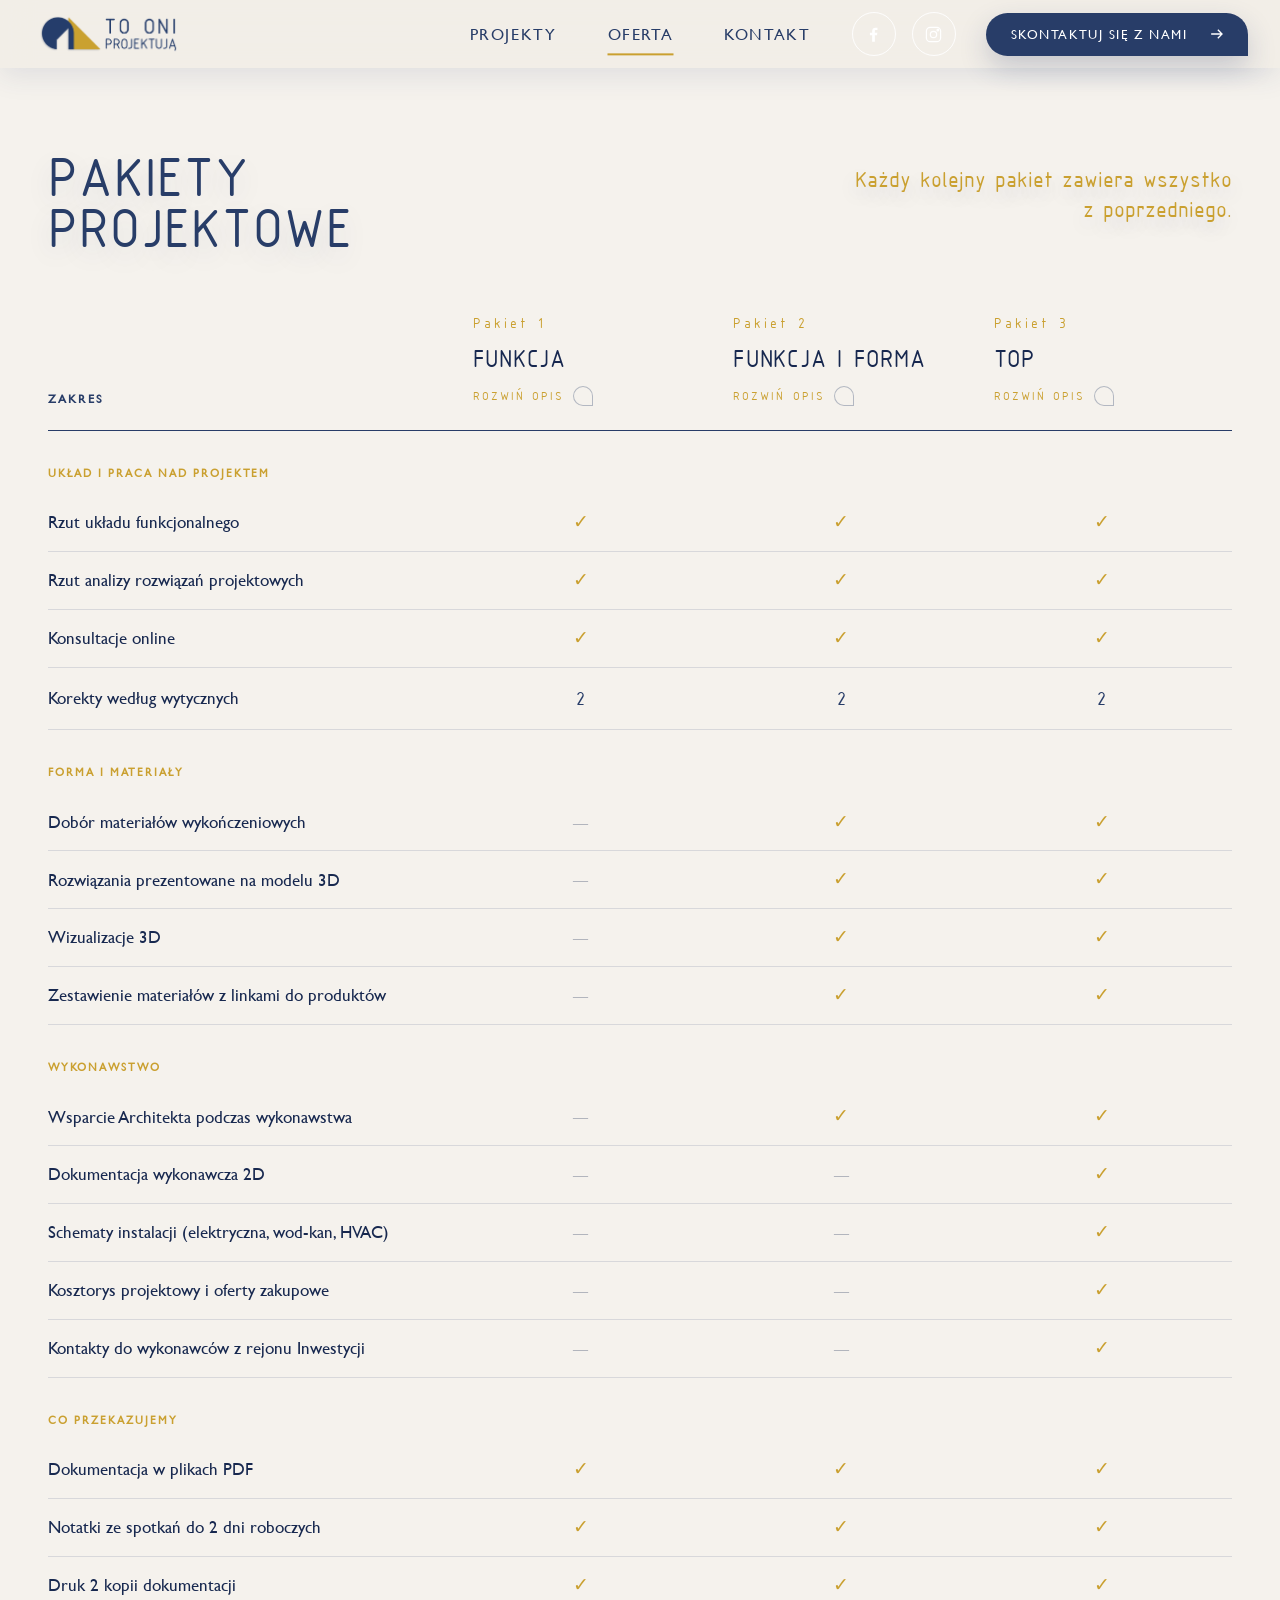
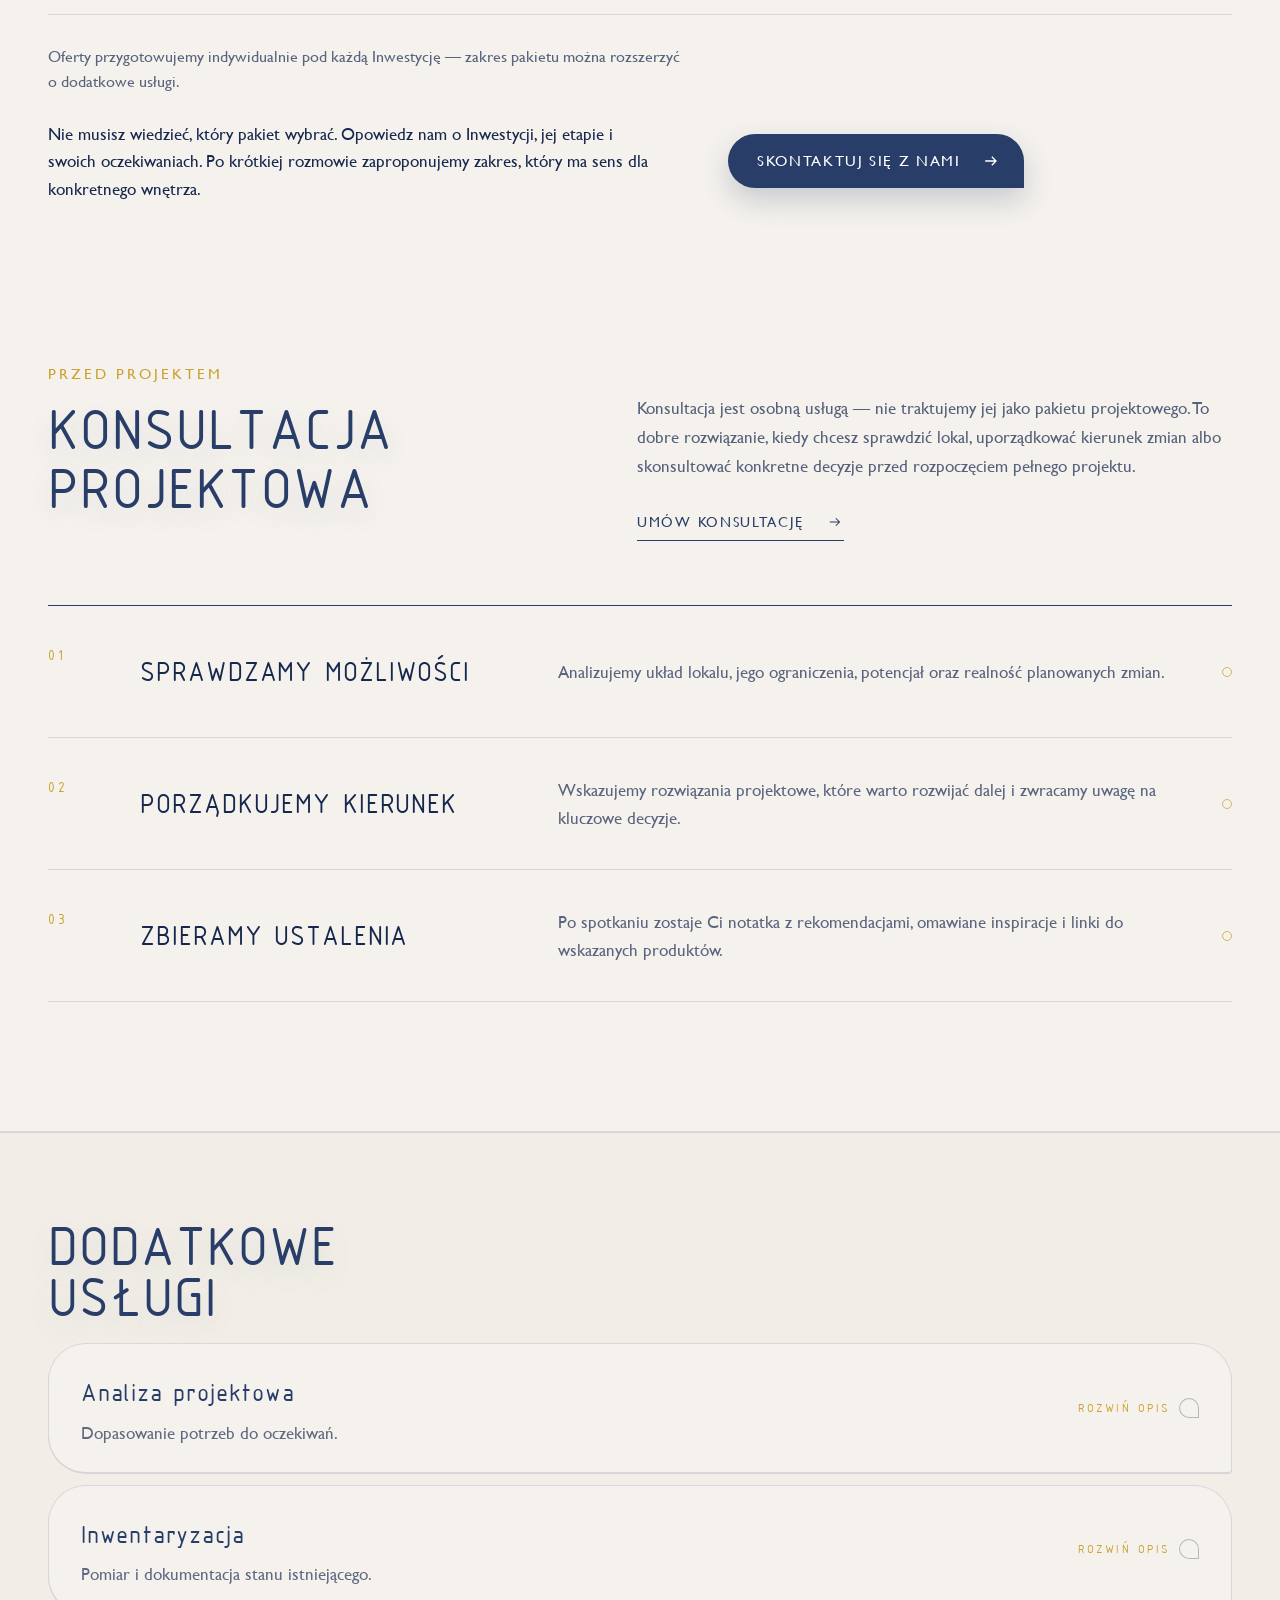
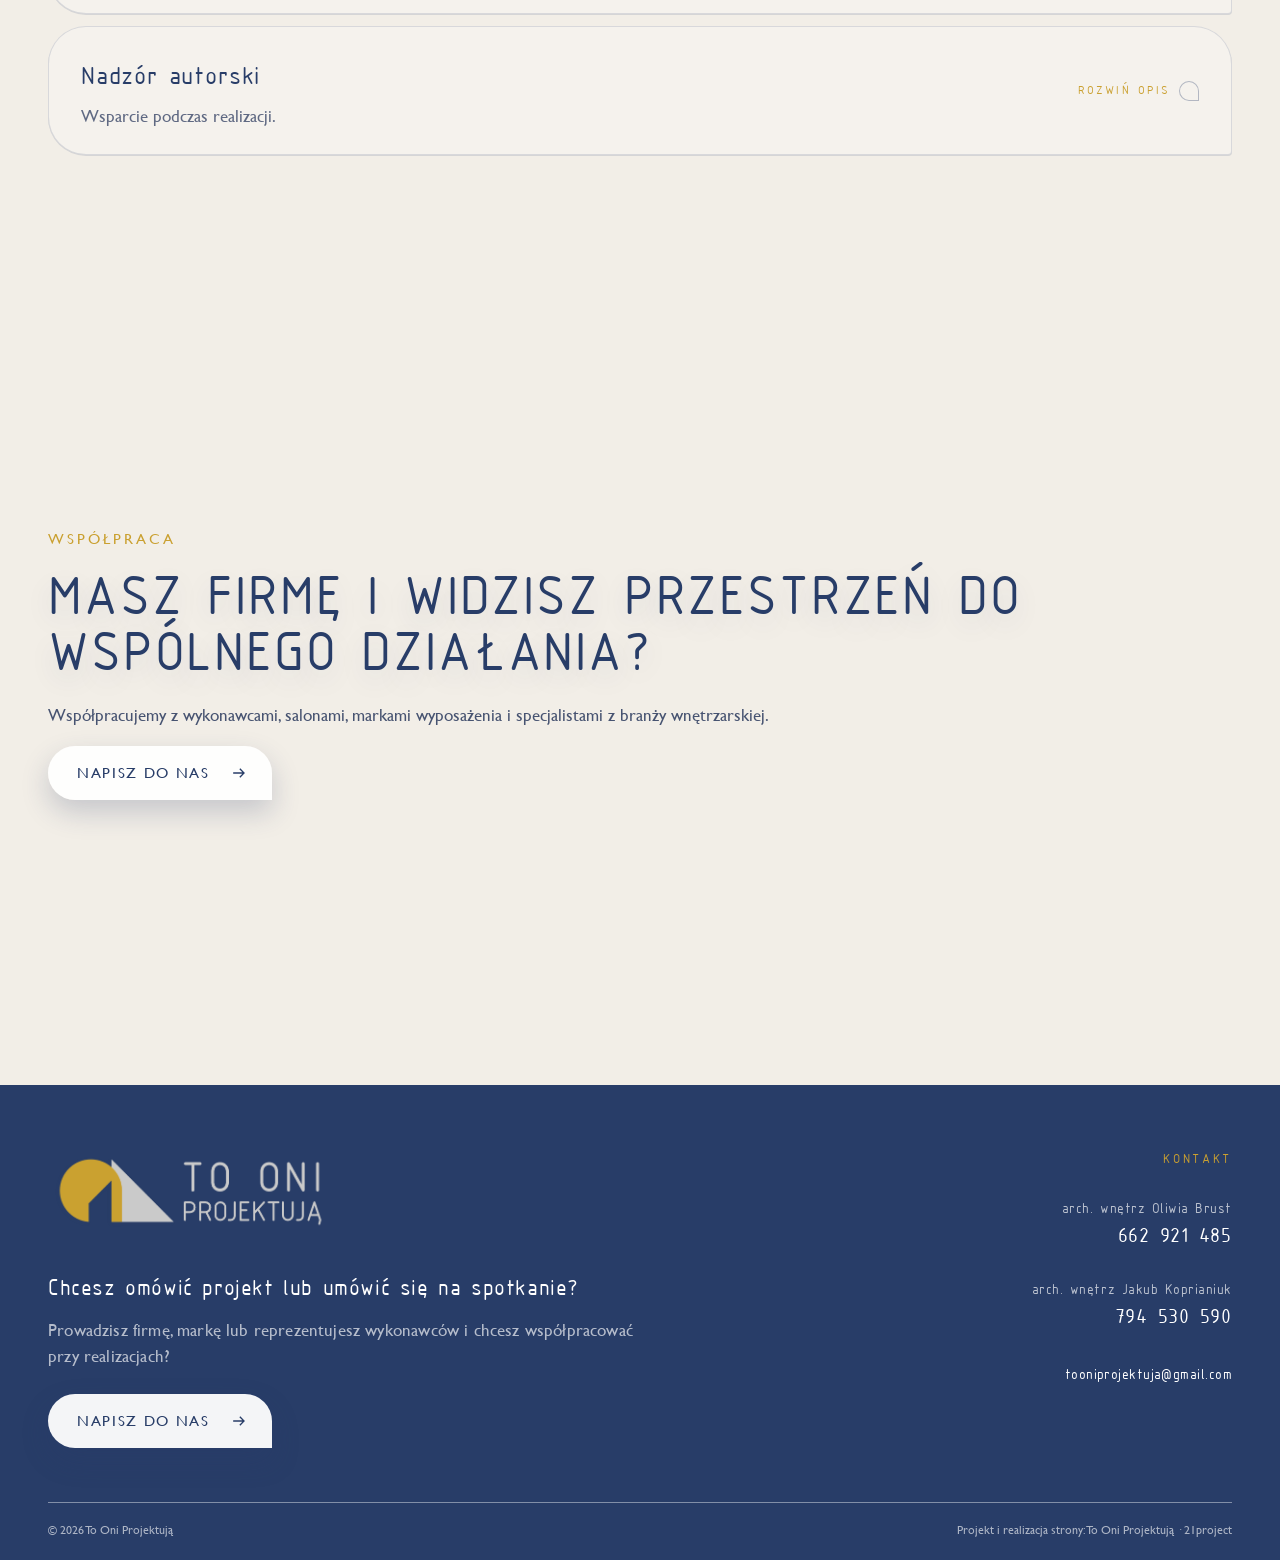
<file: oferta.html>
<!DOCTYPE html>

<html lang="pl">
<head>
<meta charset="utf-8"/>
<meta content="width=device-width, initial-scale=1.0, viewport-fit=cover" name="viewport"/>
<meta content="#F2EEE7" name="theme-color"/>
<meta content="Pakiety projektowe i proces współpracy To Oni Projektują." name="description"/>
<title>
   Oferta | To Oni Projektują
  </title>
<link href="logo-symbol.png" rel="icon" type="image/png"/>
<link href="style.css" rel="stylesheet"/><link href="oferta.css" rel="stylesheet"/>
</head>
<body class="subpage offer-page" id="top">
<svg aria-hidden="true" class="svg-defs">
<symbol id="icon-facebook" viewbox="0 0 24 24">
<path d="M13.7 21v-8h2.7l.4-3.1h-3.1V7.9c0-.9.3-1.5 1.6-1.5H17V3.6c-.3 0-1.3-.1-2.5-.1-2.5 0-4.2 1.5-4.2 4.3v2.1H7.5V13h2.8v8h3.4Z">
</path>
</symbol>
<symbol id="icon-instagram" viewbox="0 0 24 24">
<rect height="18" rx="5" width="18" x="3" y="3">
</rect>
<circle cx="12" cy="12" r="4">
</circle>
<circle cx="17.5" cy="6.5" r="1">
</circle>
</symbol>
<symbol id="icon-arrow" viewbox="0 0 24 24">
<path d="M5 12h13M13 7l5 5-5 5">
</path>
</symbol>
</svg>
<header class="header" data-header="">
<a aria-label="To Oni Projektują - strona główna" class="header-logo" href="index.html"><img alt="To Oni Projektują" class="header-logo__img header-logo__img--positive" src="top-logo-bandera.png"/><img alt="" aria-hidden="true" class="header-logo__img header-logo__img--negative" src="top-logo-bandera-negatyw.png"/></a>
<nav aria-label="Menu główne" class="nav">
<a class="" href="projekty.html">
     Projekty
    </a>
<a class="is-active" href="oferta.html">
     Oferta
    </a>
<a class="" href="kontakt.html">
     Kontakt
    </a>
</nav>
<div class="header-actions">
<a aria-label="Facebook" class="social social--header" href="https://www.facebook.com/61583774015406/" rel="noopener" target="_blank">
<svg>
<use href="#icon-facebook">
</use>
</svg>
</a>
<a aria-label="Instagram" class="social social--header" href="https://www.instagram.com/to_oni_projektuja/" rel="noopener" target="_blank">
<svg>
<use href="#icon-instagram">
</use>
</svg>
</a>
<a class="drop-button drop-button--small" href="kontakt.html#formularz">
     Skontaktuj się z nami
     <svg>
<use href="#icon-arrow">
</use>
</svg>
</a>
</div>
<button aria-expanded="false" aria-label="Otwórz menu" class="menu-toggle" type="button">
<span>
</span>
<span>
</span>
<span>
</span>
</button>
<div aria-hidden="true" class="mobile-menu">
<a class="" href="projekty.html">
     Projekty
    </a>
<a class="is-active" href="oferta.html">
     Oferta
    </a>
<a class="" href="kontakt.html">
     Kontakt
    </a>
<a class="drop-button" href="kontakt.html#formularz">
     Skontaktuj się z nami
     <svg>
<use href="#icon-arrow">
</use>
</svg>
</a>
<div class="mobile-socials">
<a class="social" href="https://www.facebook.com/61583774015406/" rel="noopener" target="_blank">
<svg>
<use href="#icon-facebook">
</use>
</svg>
</a>
<a class="social" href="https://www.instagram.com/to_oni_projektuja/" rel="noopener" target="_blank">
<svg>
<use href="#icon-instagram">
</use>
</svg>
</a>
</div>
</div>
</header>
<main>
<h1 class="visually-hidden">Oferta</h1>
<section aria-labelledby="offer-matrix-title" class="offer-matrix section" id="porownanie">
<div class="shell">
<header class="section-head reveal">
<div>
<h2 id="offer-matrix-title">Pakiety<br/>projektowe</h2>
</div>
<p class="section-quote">Każdy kolejny pakiet zawiera wszystko z poprzedniego.</p>
</header>
<div class="offer-matrix__panels" data-pack-panels="">
<div aria-hidden="true" class="offer-matrix__panel" data-pack-panel="1" id="pack-panel-1"><div class="offer-matrix__panel-inner"><h3>Funkcja</h3><p>Są to rzuty lokalu, podstawa projektu wnętrz, wykonane w oparciu o potrzeby i wytyczne Inwestora, przedstawione w formacie schematu mieszkania i poglądowego rozmieszczenia elementów wyposażenia, bazując na standardowych wymiarach obiektów. Ten element projektu skupia się bezpośrednio na prawidłowym funkcjonowaniu wnętrza i ergonomii, tak aby wnętrza były maksymalnie wygodne i praktyczne w użytkowaniu.</p></div></div>
<div aria-hidden="true" class="offer-matrix__panel" data-pack-panel="2" id="pack-panel-2"><div class="offer-matrix__panel-inner"><h3>Funkcja i forma</h3><p>Najbardziej popularna opcja, która jest rozszerzeniem funkcji o formę wizualną projektu wnętrz. Zakres pakietu obejmuje przygotowanie spójnej aranżacji wnętrz, w tym dobór konkretnych materiałów dostępnych w lokalnych salonach. Elementy estetyczne projektu tworzymy w oparciu o potrzeby i preferencje naszych Inwestorów. Podczas konsultacji wspólnie omawiamy proponowane rozwiązania, przedstawiamy je w modelu 3D, a później na wizualizacjach, wraz z konkretnymi produktami, materiałami i wyposażeniem. Dzięki temu już na etapie projektu można zobaczyć, jak poszczególne elementy współgrają ze sobą i świadomie podejmować kolejne decyzje.</p>
<p>Dbamy również o możliwość bezpośredniego poznania wybranych materiałów. Uzyskujemy próbki i wzorniki, które pozwalają ocenić kolor, fakturę i charakter materiałów przed dokonaniem ostatecznego wyboru.</p></div></div>
<div aria-hidden="true" class="offer-matrix__panel" data-pack-panel="3" id="pack-panel-3"><div class="offer-matrix__panel-inner"><h3>TOP</h3><p>Jest to pełny zakres projektu wnętrz obejmujący zakres pakietu FUNKCJA I FORMA, poszerzony o rysunki wykonawcze dla poszczególnych branż. Cała dokumentacja jest przygotowana z dbałością o każdy detal. Już na etapie tworzenia modelu 3D konsultujemy wprowadzane do wnętrz rozwiązania ze specjalistami w danej branży.</p>
<p>Tym samym częścią pakietu TOP jest koordynacja między wykonawcami, przedstawicielami i salonami a Inwestorem, tak aby realizacja projektu przebiegała bezproblemowo. Zapewniamy również stały kontakt od rozpoczęcia opracowania projektu Inwestycji, aż do dnia zakończenia prac czystych. Chcemy być jak największym wsparciem dla naszych Inwestorów, aby remont nie spędzał snu z powiek.</p></div></div>
</div>
<div class="offer-matrix__scroll reveal">
<table class="offer-matrix__table">
<caption class="offer-matrix__caption">Porównanie zakresu pakietów projektowych.</caption>
<thead>
<tr>
<th class="offer-matrix__corner" scope="col"><span>Zakres</span></th>
<th scope="col"><button aria-controls="pack-panel-1" aria-expanded="false" class="offer-matrix__pack" data-pack-toggle="1" type="button"><span class="offer-matrix__num">Pakiet 1</span><span class="offer-matrix__name">Funkcja</span><span class="offer-matrix__more">Rozwiń opis<i></i></span></button></th>
<th scope="col"><button aria-controls="pack-panel-2" aria-expanded="false" class="offer-matrix__pack" data-pack-toggle="2" type="button"><span class="offer-matrix__num">Pakiet 2</span><span class="offer-matrix__name">Funkcja i forma</span><span class="offer-matrix__more">Rozwiń opis<i></i></span></button></th>
<th scope="col"><button aria-controls="pack-panel-3" aria-expanded="false" class="offer-matrix__pack" data-pack-toggle="3" type="button"><span class="offer-matrix__num">Pakiet 3</span><span class="offer-matrix__name">TOP</span><span class="offer-matrix__more">Rozwiń opis<i></i></span></button></th>
</tr>
</thead>
<tbody>
<tr class="offer-matrix__group"><th colspan="4" scope="colgroup">Układ i praca nad projektem</th></tr>
<tr>
<th scope="row">Rzut układu funkcjonalnego</th>
<td data-pkg="Pakiet 1 · Funkcja"><span aria-label="w pakiecie" class="of-yes" role="img">✓</span></td>
<td data-pkg="Pakiet 2 · Funkcja i forma"><span aria-label="w pakiecie" class="of-yes" role="img">✓</span></td>
<td data-pkg="Pakiet 3 · TOP"><span aria-label="w pakiecie" class="of-yes" role="img">✓</span></td>
</tr>
<tr>
<th scope="row">Rzut analizy rozwiązań projektowych</th>
<td data-pkg="Pakiet 1 · Funkcja"><span aria-label="w pakiecie" class="of-yes" role="img">✓</span></td>
<td data-pkg="Pakiet 2 · Funkcja i forma"><span aria-label="w pakiecie" class="of-yes" role="img">✓</span></td>
<td data-pkg="Pakiet 3 · TOP"><span aria-label="w pakiecie" class="of-yes" role="img">✓</span></td>
</tr>
<tr>
<th scope="row">Konsultacje online</th>
<td data-pkg="Pakiet 1 · Funkcja"><span aria-label="w pakiecie" class="of-yes" role="img">✓</span></td>
<td data-pkg="Pakiet 2 · Funkcja i forma"><span aria-label="w pakiecie" class="of-yes" role="img">✓</span></td>
<td data-pkg="Pakiet 3 · TOP"><span aria-label="w pakiecie" class="of-yes" role="img">✓</span></td>
</tr>
<tr>
<th scope="row">Korekty według wytycznych</th>
<td data-pkg="Pakiet 1 · Funkcja"><span class="of-val">2</span></td>
<td data-pkg="Pakiet 2 · Funkcja i forma"><span class="of-val">2</span></td>
<td data-pkg="Pakiet 3 · TOP"><span class="of-val">2</span></td>
</tr>
<tr class="offer-matrix__group"><th colspan="4" scope="colgroup">Forma i materiały</th></tr>
<tr>
<th scope="row">Dobór materiałów wykończeniowych</th>
<td data-pkg="Pakiet 1 · Funkcja"><span aria-label="poza pakietem" class="of-no" role="img">—</span></td>
<td data-pkg="Pakiet 2 · Funkcja i forma"><span aria-label="w pakiecie" class="of-yes" role="img">✓</span></td>
<td data-pkg="Pakiet 3 · TOP"><span aria-label="w pakiecie" class="of-yes" role="img">✓</span></td>
</tr>
<tr>
<th scope="row">Rozwiązania prezentowane na modelu 3D</th>
<td data-pkg="Pakiet 1 · Funkcja"><span aria-label="poza pakietem" class="of-no" role="img">—</span></td>
<td data-pkg="Pakiet 2 · Funkcja i forma"><span aria-label="w pakiecie" class="of-yes" role="img">✓</span></td>
<td data-pkg="Pakiet 3 · TOP"><span aria-label="w pakiecie" class="of-yes" role="img">✓</span></td>
</tr>
<tr>
<th scope="row">Wizualizacje 3D</th>
<td data-pkg="Pakiet 1 · Funkcja"><span aria-label="poza pakietem" class="of-no" role="img">—</span></td>
<td data-pkg="Pakiet 2 · Funkcja i forma"><span aria-label="w pakiecie" class="of-yes" role="img">✓</span></td>
<td data-pkg="Pakiet 3 · TOP"><span aria-label="w pakiecie" class="of-yes" role="img">✓</span></td>
</tr>
<tr>
<th scope="row">Zestawienie materiałów z linkami do produktów</th>
<td data-pkg="Pakiet 1 · Funkcja"><span aria-label="poza pakietem" class="of-no" role="img">—</span></td>
<td data-pkg="Pakiet 2 · Funkcja i forma"><span aria-label="w pakiecie" class="of-yes" role="img">✓</span></td>
<td data-pkg="Pakiet 3 · TOP"><span aria-label="w pakiecie" class="of-yes" role="img">✓</span></td>
</tr>
<tr class="offer-matrix__group"><th colspan="4" scope="colgroup">Wykonawstwo</th></tr>
<tr>
<th scope="row">Wsparcie Architekta podczas wykonawstwa</th>
<td data-pkg="Pakiet 1 · Funkcja"><span aria-label="poza pakietem" class="of-no" role="img">—</span></td>
<td data-pkg="Pakiet 2 · Funkcja i forma"><span aria-label="w pakiecie" class="of-yes" role="img">✓</span></td>
<td data-pkg="Pakiet 3 · TOP"><span aria-label="w pakiecie" class="of-yes" role="img">✓</span></td>
</tr>
<tr>
<th scope="row">Dokumentacja wykonawcza 2D</th>
<td data-pkg="Pakiet 1 · Funkcja"><span aria-label="poza pakietem" class="of-no" role="img">—</span></td>
<td data-pkg="Pakiet 2 · Funkcja i forma"><span aria-label="poza pakietem" class="of-no" role="img">—</span></td>
<td data-pkg="Pakiet 3 · TOP"><span aria-label="w pakiecie" class="of-yes" role="img">✓</span></td>
</tr>
<tr>
<th scope="row">Schematy instalacji (elektryczna, wod-kan, HVAC)</th>
<td data-pkg="Pakiet 1 · Funkcja"><span aria-label="poza pakietem" class="of-no" role="img">—</span></td>
<td data-pkg="Pakiet 2 · Funkcja i forma"><span aria-label="poza pakietem" class="of-no" role="img">—</span></td>
<td data-pkg="Pakiet 3 · TOP"><span aria-label="w pakiecie" class="of-yes" role="img">✓</span></td>
</tr>
<tr>
<th scope="row">Kosztorys projektowy i oferty zakupowe</th>
<td data-pkg="Pakiet 1 · Funkcja"><span aria-label="poza pakietem" class="of-no" role="img">—</span></td>
<td data-pkg="Pakiet 2 · Funkcja i forma"><span aria-label="poza pakietem" class="of-no" role="img">—</span></td>
<td data-pkg="Pakiet 3 · TOP"><span aria-label="w pakiecie" class="of-yes" role="img">✓</span></td>
</tr>
<tr>
<th scope="row">Kontakty do wykonawców z rejonu Inwestycji</th>
<td data-pkg="Pakiet 1 · Funkcja"><span aria-label="poza pakietem" class="of-no" role="img">—</span></td>
<td data-pkg="Pakiet 2 · Funkcja i forma"><span aria-label="poza pakietem" class="of-no" role="img">—</span></td>
<td data-pkg="Pakiet 3 · TOP"><span aria-label="w pakiecie" class="of-yes" role="img">✓</span></td>
</tr>
<tr class="offer-matrix__group"><th colspan="4" scope="colgroup">Co przekazujemy</th></tr>
<tr>
<th scope="row">Dokumentacja w plikach PDF</th>
<td data-pkg="Pakiet 1 · Funkcja"><span aria-label="w pakiecie" class="of-yes" role="img">✓</span></td>
<td data-pkg="Pakiet 2 · Funkcja i forma"><span aria-label="w pakiecie" class="of-yes" role="img">✓</span></td>
<td data-pkg="Pakiet 3 · TOP"><span aria-label="w pakiecie" class="of-yes" role="img">✓</span></td>
</tr>
<tr>
<th scope="row">Notatki ze spotkań do 2 dni roboczych</th>
<td data-pkg="Pakiet 1 · Funkcja"><span aria-label="w pakiecie" class="of-yes" role="img">✓</span></td>
<td data-pkg="Pakiet 2 · Funkcja i forma"><span aria-label="w pakiecie" class="of-yes" role="img">✓</span></td>
<td data-pkg="Pakiet 3 · TOP"><span aria-label="w pakiecie" class="of-yes" role="img">✓</span></td>
</tr>
<tr>
<th scope="row">Druk 2 kopii dokumentacji</th>
<td data-pkg="Pakiet 1 · Funkcja"><span aria-label="w pakiecie" class="of-yes" role="img">✓</span></td>
<td data-pkg="Pakiet 2 · Funkcja i forma"><span aria-label="w pakiecie" class="of-yes" role="img">✓</span></td>
<td data-pkg="Pakiet 3 · TOP"><span aria-label="w pakiecie" class="of-yes" role="img">✓</span></td>
</tr>
</tbody>
</table>
</div>
<p class="offer-matrix__note reveal">Oferty przygotowujemy indywidualnie pod każdą Inwestycję — zakres pakietu można rozszerzyć o dodatkowe usługi.</p>
<div class="offer-matrix__help reveal">
<p>Nie musisz wiedzieć, który pakiet wybrać. Opowiedz nam o Inwestycji, jej etapie i swoich oczekiwaniach. Po krótkiej rozmowie zaproponujemy zakres, który ma sens dla konkretnego wnętrza.</p>
<a class="drop-button" href="kontakt.html#formularz">Skontaktuj się z nami <svg aria-hidden="true"><use href="#icon-arrow"></use></svg></a>
</div>

</div>
</section>
<section aria-labelledby="offer-consult-title" class="offer-consult section" id="konsultacja">
<div class="shell">
<div class="offer-consult__head reveal">
<div>
<p class="section-label">Przed projektem</p>
<h2 id="offer-consult-title">Konsultacja<br/>projektowa</h2>
</div>
<div class="offer-consult__intro">
<p>Konsultacja jest osobną usługą — nie traktujemy jej jako pakietu projektowego. To dobre rozwiązanie, kiedy chcesz sprawdzić lokal, uporządkować kierunek zmian albo skonsultować konkretne decyzje przed rozpoczęciem pełnego projektu.</p>
<a class="line-link" href="kontakt.html#formularz">Umów konsultację <svg aria-hidden="true"><use href="#icon-arrow"></use></svg></a>
</div>
</div>
<div class="offer-consult__journey reveal">
<article class="offer-consult__journey-row">
<span class="offer-consult__journey-num">01</span>
<h3>Sprawdzamy możliwości</h3>
<p>Analizujemy układ lokalu, jego ograniczenia, potencjał oraz realność planowanych zmian.</p>
</article>
<article class="offer-consult__journey-row">
<span class="offer-consult__journey-num">02</span>
<h3>Porządkujemy kierunek</h3>
<p>Wskazujemy rozwiązania projektowe, które warto rozwijać dalej i zwracamy uwagę na kluczowe decyzje.</p>
</article>
<article class="offer-consult__journey-row">
<span class="offer-consult__journey-num">03</span>
<h3>Zbieramy ustalenia</h3>
<p>Po spotkaniu zostaje Ci notatka z rekomendacjami, omawiane inspiracje i linki do wskazanych produktów.</p>
</article>
</div>
</div>
</section>
<section aria-labelledby="offer-extra-title" class="offer-extra section" id="dodatkowe">
<div class="shell">
<header class="section-head reveal">
<div>
<h2 id="offer-extra-title">Dodatkowe<br/>usługi</h2>
</div>
</header>
<div class="offer-extra__list">
<details class="extra-service panel spotlight reveal"><summary><span class="extra-service__title">Analiza projektowa</span><span class="extra-service__lead">Dopasowanie potrzeb do oczekiwań.</span><span class="extra-service__more">Rozwiń opis<i></i></span></summary><div class="extra-service__body"><div class="extra-service__body-inner"><p>Jest istotnym elementem sprawdzającym mocne i słabe strony rozwiązań i możliwości projektowo funkcjonalnych lokalu. Polecamy ją szczególnie osobom, które stoją przed wyborem lokalu lub projektu domu do zakupu.</p><p>W jej obrębie sprawdzamy uwarunkowania techniczne, normy budowlane jak i zasady ergonomii. Przy analizie niezwykle istotne jest poznanie docelowego użytkownika lokalu. Uwzględniamy w codziennym użytkowaniu przestrzeni cechy fizyczne użytkowników, styl życia, obecność zwierząt i przeznaczenie lokalu. Czy lokal będzie w przyszłości wynajmowany lub czy w przestrzeni może pojawić się dodatkowy użytkownik. Analiza zapewnia klarowny ogląd możliwości zastosowania poszczególnych rozwiązań projektowych.</p><b>Resultat: Pewny kierunek dalszej pracy lub wyboru Inwestycji.</b></div></div></details>
<details class="extra-service panel spotlight reveal"><summary><span class="extra-service__title">Inwentaryzacja</span><span class="extra-service__lead">Pomiar i dokumentacja stanu istniejącego.</span><span class="extra-service__more">Rozwiń opis<i></i></span></summary><div class="extra-service__body"><div class="extra-service__body-inner"><p>Jest to podstawa dokumentacji projektowej. Polecamy ją szczególnie przy remontach obiektów z rynku wtórnego.</p><p>Zawiera dokładne pomiary wykonane przez Architekta wszystkich elementów istniejących w lokalu. Są to pomiary ścian, gabarytów pomieszczeń, wszelkich otworów okiennych, drzwiowych, przyłączy elektrycznych, przyłączy wodno kanalizacyjnych, wszelkich instalacji klimatyzacji oraz wentylacji.. Na podstawie przygotowanych pomiarów Inwestor otrzymuje przygotowaną dokumentację w postaci rysunków architektonicznych. Dodatkowo przygotowywana jest również dokumentacja fotograficzna lokalu, aby zapobiec wszelkim rozbieżnością w trakcie wykonywania projektu.</p><b>Rezultat: Klarowna i kompletna dokumentacja stanu istniejącego.</b></div></div></details>
<details class="extra-service panel spotlight reveal"><summary><span class="extra-service__title">Nadzór autorski</span><span class="extra-service__lead">Wsparcie podczas realizacji.</span><span class="extra-service__more">Rozwiń opis<i></i></span></summary><div class="extra-service__body"><div class="extra-service__body-inner"><p>Nadzór nad realizacją inwestycji stanowi rozszerzenie Projektu Wykonawczego i jest usługą dedykowaną Inwestorom, którzy oczekują większego wsparcia na etapie prac wykończeniowych. Obejmuje cykliczne wizyty Architekta na budowie, podczas których weryfikowana jest jakość wykonanych robót oraz zgodność realizowanych prac z dokumentacją projektową.</p><p>Liczba wizyt ustalana jest indywidualnie, w zależności od zakresu inwestycji, stopnia jej skomplikowania oraz zastosowanych rozwiązań projektowych. Celem nadzoru jest bieżąca kontrola poprawności wykonywanych prac, identyfikacja ewentualnych niezgodności oraz udzielanie wykonawcom niezbędnych wyjaśnień dotyczących dokumentacji.</p><p>Obecność Architekta na etapie realizacji usprawnia komunikację, ogranicza ryzyko błędów wykonawczych oraz pozwala szybciej reagować na pojawiające się pytania i sytuacje wymagające decyzji projektowych. Dzięki temu Inwestor zyskuje większy komfort, poczucie bezpieczeństwa oraz pewność, że projekt jest realizowany zgodnie z przyjętymi założeniami.</p><b>Rezultat: Prawidłowo zrealizowana inwestycja zgodnie z dokumentacją projektową</b></div></div></details>
</div>
</div>
</section>

</main>
<section class="business-cta section">
<div class="shell business-cta__inner">
<div>
<p class="section-label">
      Współpraca
     </p>
<h2>
      Masz firmę i widzisz przestrzeń do wspólnego działania?
     </h2>
<p>
      Współpracujemy z wykonawcami, salonami, markami wyposażenia i specjalistami z branży wnętrzarskiej.
     </p>
</div>
<a class="drop-button drop-button--light" href="mailto:tooniprojektuja@gmail.com">
     Napisz do nas
     <svg>
<use href="#icon-arrow">
</use>
</svg>
</a>
</div>
</section>
<footer class="footer">
<div class="shell footer__grid">
<div class="footer__brand">
<img alt="To Oni Projektują" class="footer__logo" src="top-logo-bandera-negatyw.png"/>
<div class="footer__cta">
<p class="footer__cta-lead">
      Chcesz omówić projekt lub umówić się na spotkanie?
     </p>
<p>
      Prowadzisz firmę, markę lub reprezentujesz wykonawców i chcesz współpracować przy realizacjach?
     </p>
<a class="drop-button drop-button--light" href="kontakt.html#formularz">
      Napisz do nas
      <svg>
<use href="#icon-arrow">
</use>
</svg>
</a>
</div>
</div>
<div class="footer__contact">
<span>
      Kontakt
     </span>
<div class="footer__person">
<em>
       arch. wnętrz Oliwia Brust
      </em>
<a href="tel:+48662921485">
       662 921 485
      </a>
</div>
<div class="footer__person">
<em>
       arch. wnętrz Jakub Koprianiuk
      </em>
<a href="tel:+48794530590">
       794 530 590
      </a>
</div>
<a class="footer__mail" href="mailto:tooniprojektuja@gmail.com">
      tooniprojektuja@gmail.com
     </a>
<div class="footer__socials">
<a aria-label="Facebook" class="social" href="https://www.facebook.com/61583774015406/" rel="noopener" target="_blank">
<svg>
<use href="#icon-facebook">
</use>
</svg>
</a>
<a aria-label="Instagram" class="social" href="https://www.instagram.com/to_oni_projektuja/" rel="noopener" target="_blank">
<svg>
<use href="#icon-instagram">
</use>
</svg>
</a>
</div>
</div>
</div>
<div class="shell footer__bottom">
<span>
     © 2026 To Oni Projektują
    </span>
<span>
     Projekt i realizacja strony: To Oni Projektują · 21project
    </span>
</div>
</footer>

<script src="script.js">
</script>
</body>
</html>
</file>
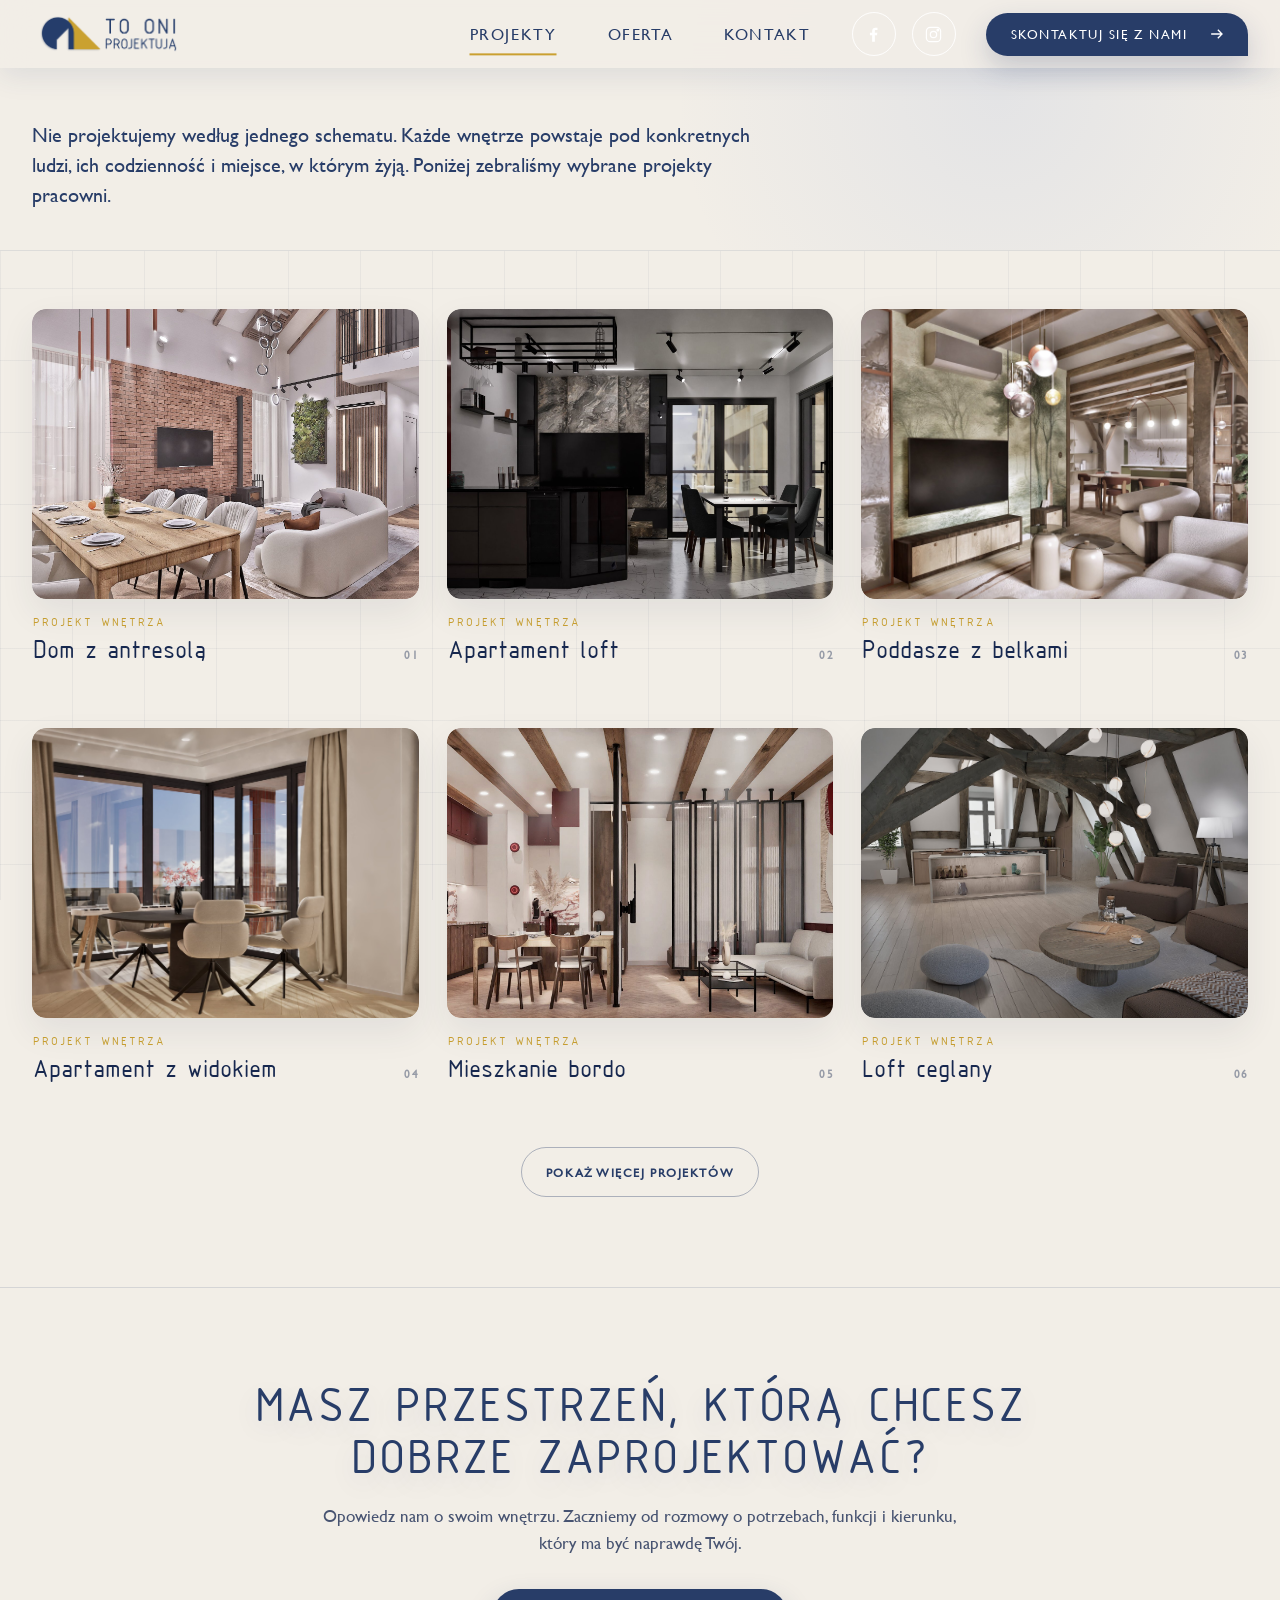
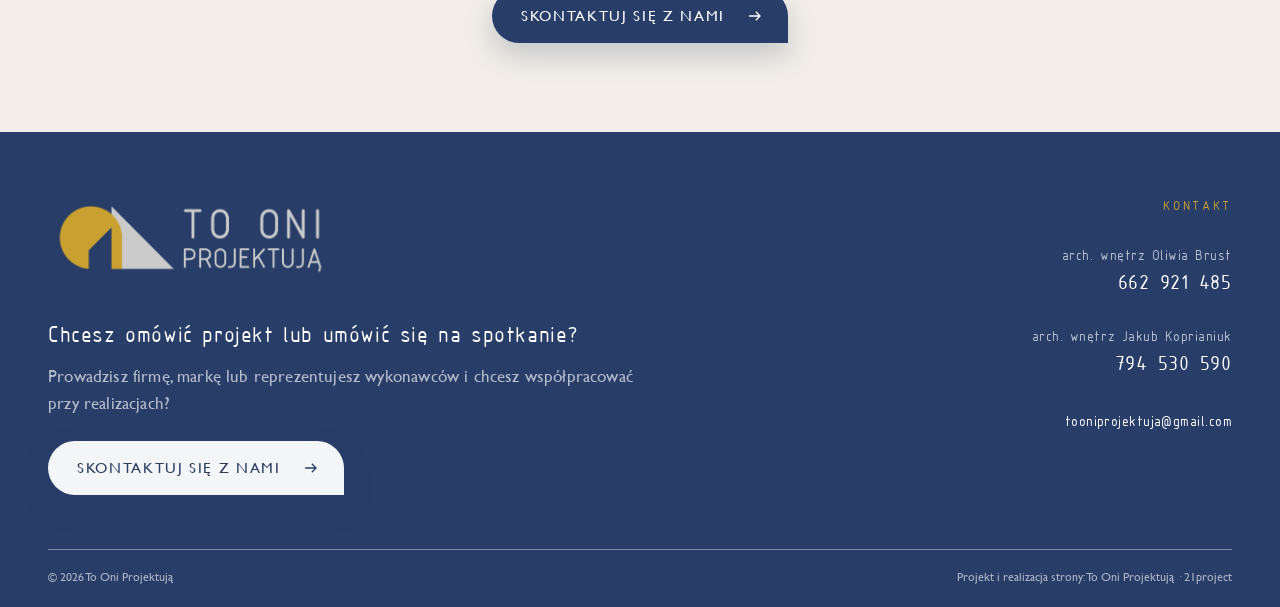
<file: projekty.html>
<!DOCTYPE html>
<html lang="pl">
<head>
<meta charset="utf-8"/>
<meta name="viewport" content="width=device-width, initial-scale=1.0, viewport-fit=cover"/>
<meta name="theme-color" content="#F2EEE7"/>
<meta name="description" content="Projekty wnętrz pracowni To Oni Projektują z Gliwic — apartamenty, mieszkania, lofty i domy zaprojektowane z myślą o funkcji, materiale i codzienności użytkowników."/>
<title>Projekty wnętrz | To Oni Projektują</title>
<link href="logo-symbol.png" rel="icon" type="image/png"/>
<link as="font" crossorigin href="isocpeur.ttf" rel="preload" type="font/ttf"/>
<link as="font" crossorigin href="gill-sans-mt.ttf" rel="preload" type="font/ttf"/>
<link href="style.css" rel="stylesheet"/>
<link href="projekty.css" rel="stylesheet"/>
</head>
<body class="subpage projects-page" id="top">
<svg aria-hidden="true" class="svg-defs">
<symbol id="icon-facebook" viewbox="0 0 24 24">
<path d="M13.7 21v-8h2.7l.4-3.1h-3.1V7.9c0-.9.3-1.5 1.6-1.5H17V3.6c-.3 0-1.3-.1-2.5-.1-2.5 0-4.2 1.5-4.2 4.3v2.1H7.5V13h2.8v8h3.4Z">
</path>
</symbol>
<symbol id="icon-instagram" viewbox="0 0 24 24">
<rect height="18" rx="5" width="18" x="3" y="3">
</rect>
<circle cx="12" cy="12" r="4">
</circle>
<circle cx="17.5" cy="6.5" r="1">
</circle>
</symbol>
<symbol id="icon-arrow" viewbox="0 0 24 24">
<path d="M5 12h13M13 7l5 5-5 5">
</path>
</symbol>
</svg>
<header class="header" data-header="">
<a aria-label="To Oni Projektują - strona główna" class="header-logo" href="index.html"><img alt="To Oni Projektują" class="header-logo__img header-logo__img--positive" src="top-logo-bandera.png"/><img alt="" aria-hidden="true" class="header-logo__img header-logo__img--negative" src="top-logo-bandera-negatyw.png"/></a>
<nav aria-label="Menu główne" class="nav">
<a aria-current="page" class="is-active" href="projekty.html">
     Projekty
    </a>
<a href="oferta.html">
     Oferta
    </a>
<a href="kontakt.html">
     Kontakt
    </a>
</nav>
<div class="header-actions">
<a aria-label="Facebook To Oni Projektują" class="social social--header" href="https://www.facebook.com/61583774015406/" rel="noopener" target="_blank">
<svg>
<use href="#icon-facebook">
</use>
</svg>
</a>
<a aria-label="Instagram To Oni Projektują" class="social social--header" href="https://www.instagram.com/to_oni_projektuja/" rel="noopener" target="_blank">
<svg>
<use href="#icon-instagram">
</use>
</svg>
</a>
<a class="drop-button drop-button--small" href="kontakt.html">
     Skontaktuj się z nami
     <svg>
<use href="#icon-arrow">
</use>
</svg>
</a>
</div>
<button aria-expanded="false" aria-label="Otwórz menu" class="menu-toggle" type="button">
<span>
</span>
<span>
</span>
<span>
</span>
</button>
<div aria-hidden="true" class="mobile-menu">
<a aria-current="page" class="is-active" href="projekty.html">
     Projekty
    </a>
<a href="oferta.html">
     Oferta
    </a>
<a href="kontakt.html">
     Kontakt
    </a>
<a class="drop-button" href="kontakt.html">
     Skontaktuj się z nami
     <svg>
<use href="#icon-arrow">
</use>
</svg>
</a>
<div class="mobile-socials">
<a aria-label="Facebook" class="social" href="https://www.facebook.com/61583774015406/" rel="noopener" target="_blank">
<svg>
<use href="#icon-facebook">
</use>
</svg>
</a>
<a aria-label="Instagram" class="social" href="https://www.instagram.com/to_oni_projektuja/" rel="noopener" target="_blank">
<svg>
<use href="#icon-instagram">
</use>
</svg>
</a>
</div>
</div>
</header>
<main>
  <section class="page-hero page-hero--projects">
    <div class="shell reveal">
      <h1 class="visually-hidden">Projekty</h1>
      <p>Nie projektujemy według jednego schematu. Każde wnętrze powstaje pod konkretnych ludzi, ich codzienność i miejsce, w którym żyją. Poniżej zebraliśmy wybrane projekty pracowni.</p>
    </div>
  </section>

  <section class="projects-page-section" aria-label="Projekty wnętrz">
    <div class="projects-page-list" data-projects-grid></div>
  </section>

  <section class="projects-page-cta">
    <div class="shell projects-page-cta__inner reveal">
      <div>
        <h2>Masz przestrzeń, którą chcesz dobrze zaprojektować?</h2>
        <p>Opowiedz nam o swoim wnętrzu. Zaczniemy od rozmowy o potrzebach, funkcji i kierunku, który ma być naprawdę Twój.</p>
      </div>
      <a class="drop-button" href="kontakt.html">
        Skontaktuj się z nami
        <svg aria-hidden="true"><use href="#icon-arrow"></use></svg>
      </a>
    </div>
  </section>
</main>
<footer class="footer">
<div class="shell footer__grid">
<div class="footer__brand">
<img alt="To Oni Projektują" class="footer__logo" src="top-logo-bandera-negatyw.png"/>
<div class="footer__cta">
<p class="footer__cta-lead">
      Chcesz omówić projekt lub umówić się na spotkanie?
     </p>
<p>
      Prowadzisz firmę, markę lub reprezentujesz wykonawców i chcesz współpracować przy realizacjach?
     </p>
<a class="drop-button drop-button--light" href="mailto:tooniprojektuja@gmail.com">
      Skontaktuj się z nami
      <svg>
<use href="#icon-arrow">
</use>
</svg>
</a>
</div>
</div>
<div class="footer__contact">
<span>
      Kontakt
     </span>
<div class="footer__person">
<em>
       arch. wnętrz Oliwia Brust
      </em>
<a href="tel:+48662921485">
       662 921 485
      </a>
</div>
<div class="footer__person">
<em>
       arch. wnętrz Jakub Koprianiuk
      </em>
<a href="tel:+48794530590">
       794 530 590
      </a>
</div>
<a class="footer__mail" href="mailto:tooniprojektuja@gmail.com">
      tooniprojektuja@gmail.com
     </a>
<div class="footer__socials">
<a aria-label="Facebook" class="social" href="https://www.facebook.com/61583774015406/" rel="noopener" target="_blank">
<svg>
<use href="#icon-facebook">
</use>
</svg>
</a>
<a aria-label="Instagram" class="social" href="https://www.instagram.com/to_oni_projektuja/" rel="noopener" target="_blank">
<svg>
<use href="#icon-instagram">
</use>
</svg>
</a>
</div>
</div>
</div>
<div class="shell footer__bottom">
<span>
     © 2026 To Oni Projektują
    </span>
<span>
     Projekt i realizacja strony: To Oni Projektują · 21project
    </span>
</div>
</footer>
<div aria-hidden="true" aria-labelledby="modal-title" aria-modal="true" class="modal" data-modal="" role="dialog">
<button aria-label="Zamknij" class="modal__close" type="button">
    ×
   </button>
<div class="modal__inner">
<div class="modal__gallery">
<div class="modal__main">
<img alt="" class="modal__image" data-modal-image="" loading="lazy"/>
</div>
<div aria-label="Pozostałe zdjęcia realizacji" class="modal__thumbs" data-modal-thumbs="">
</div>
</div>
<div class="modal__copy">
<span data-modal-category="">
</span>
<h2 data-modal-title="" id="modal-title">
</h2>
<p class="modal__description" data-modal-description="">
</p>
</div>
</div>
</div>
<script src="projekty.js?v=3"></script>
<script src="script.js"></script>
</body>
</html>
</file>
<file: style.css>
@font-face {
  font-family: "ISOCPEUR";
  src: url("isocpeur.ttf") format("truetype");
  font-weight: 400;
  font-style: normal;
  font-display: block;
}

@font-face {
  font-family: "Gill Sans MT";
  src: url("gill-sans-mt.ttf") format("truetype");
  font-weight: 400;
  font-style: normal;
  font-display: swap;
}

:root {
  --text: rgba(23, 40, 79, .78);
  --line: rgba(40, 61, 104, .14);
  --shadow: 0 22px 70px rgba(33, 48, 76, .12);
  --shell: min(1280px, calc(100vw - 96px));
  --body: "Gill Sans MT", "Gill Sans", Arial, sans-serif;
}

* {
  box-sizing: border-box;
}

html {
  scroll-behavior: smooth;
  scroll-padding-top: var(--header-h);
}

body {
  margin: 0;
  min-width: 320px;
  color: var(--text);
  font-size: 17px;
  line-height: 1.58;
  overflow-x: hidden;
}

img {
  display: block;
  max-width: 100%;
}

a {
  color: inherit;
  text-decoration: none;
}

button, input, textarea {
  font: inherit;
}

button {
  color: inherit;
}

button, summary {
  -webkit-tap-highlight-color: transparent;
}

svg {
  display: block;
}

.svg-defs {
  position: absolute;
  width: 0;
  height: 0;
  overflow: hidden;
}

.shell {
  width: var(--shell);
  margin-inline: auto;
}

.section {
  padding: clamp(84px, 8vw, 132px) 0;
  position: relative;
}

h1, h2, h3, h4, p {
  margin-top: 0;
}

h1, h2, h3, .section-label, .section-quote, .nav, .drop-button, .line-link {
  font-family: var(--display);
  font-weight: 400;
}

h1, h2, h3, h4 {
  font-family: var(--display) !important;
  font-synthesis: none;
}

h2 {
  margin-bottom: 24px;
  color: var(--navy);
  font-size: clamp(58px, 6.4vw, 106px);
  line-height: .88;
  letter-spacing: .018em;
  text-shadow: 0 10px 28px rgba(40, 61, 104, .12);
  text-transform: uppercase;
}

h3 {
  color: var(--navy-dark);
}

.section-label {
  margin-bottom: 14px;
  color: var(--navy);
  font-size: 15px;
  letter-spacing: .2em;
  text-transform: uppercase;
}

.section-quote {
  color: var(--gold);
  font-size: clamp(22px, 2vw, 32px);
  line-height: 1.25;
  text-shadow: 0 8px 20px rgba(40, 61, 104, .2);
}

.rich-copy p {
  margin-bottom: 18px;
}

.reveal {
  opacity: 0;
  transform: translateY(28px);
  transition: opacity .8s ease, transform .8s cubic-bezier(.2,.75,.25,1);
}

.reveal.is-visible {
  opacity: 1;
  transform: none;
}

.panel {
  box-shadow: 0 1px 0 var(--line);
}

.spotlight::before {
  content: "";
  position: absolute;
  z-index: -1;
  inset: 0;
  opacity: 0;
  pointer-events: none;
  background: radial-gradient(circle 210px at var(--mx) var(--my), rgba(202, 160, 48, .20), transparent 68%),
    linear-gradient(180deg, rgba(40, 61, 104, .18), transparent 48%);
  transition: opacity .45s ease;
}

.drop-button {
  min-height: 54px;
  display: inline-flex;
  align-items: center;
  justify-content: center;
  gap: 20px;
  padding: 14px 22px 14px 28px;
  border: 1px solid var(--navy);
  border-radius: 999px 999px 5px 999px;
  background: var(--navy);
  color: #fff;
  font-size: 15px;
  letter-spacing: .11em;
  text-transform: uppercase;
  box-shadow: 0 12px 28px rgba(40, 61, 104, .22);
  cursor: pointer;
}

.drop-button svg {
  width: 20px;
  height: 20px;
  fill: none;
  stroke: currentColor;
  stroke-width: 1.6;
}

.drop-button:hover {
  transform: translateY(-3px);
  background: var(--gold);
  color: var(--navy-dark);
  box-shadow: 0 16px 34px rgba(40, 61, 104, .28);
}

.drop-button--small {
  min-height: 46px;
  padding-block: 10px;
  font-size: 13px;
}

.line-link {
  display: inline-flex;
  align-items: center;
  gap: 22px;
  padding-bottom: 7px;
  border-bottom: 1px solid currentColor;
  color: var(--navy);
  font-size: 17px;
  letter-spacing: .09em;
  text-transform: uppercase;
}

.line-link svg {
  width: 22px;
  height: 22px;
  fill: none;
  stroke: currentColor;
  stroke-width: 1.4;
  transition: transform .3s ease;
}

.line-link:hover svg {
  transform: translateX(6px);
}

.header {
  position: fixed;
  z-index: 100;
  top: 0;
  left: 0;
  width: 100%;
  height: var(--header-h);
  display: grid;
  grid-template-columns: 130px 1fr auto;
  align-items: center;
  padding: 0 38px;
  color: #fff;
  transition: height .35s ease, color .35s ease, background .35s ease, box-shadow .35s ease;
}

.header.is-scrolled,
body:not(.home) .header {
  height: 68px;
  color: var(--navy);
  box-shadow: 0 8px 28px rgba(40, 61, 104, .1);
  backdrop-filter: blur(16px);
}

.logo {
  display: grid;
  place-items: center;
  align-self: center;
  filter: drop-shadow(0 6px 14px rgba(0,0,0,.12));
  transition: width .35s ease, height .35s ease;
}

.logo img {
  width: 100%;
  height: 100%;
}

.nav {
  display: flex;
  align-items: center;
  justify-content: center;
  gap: clamp(34px, 4vw, 72px);
}

.nav a {
  position: relative;
  text-transform: uppercase;
}

.nav a::after {
  content: "";
  position: absolute;
  left: 0;
  right: 100%;
  bottom: -9px;
  height: 2px;
  background: var(--gold);
  transition: right .3s ease;
}

.nav a:hover::after,
.nav a.is-active::after {
  right: 0;
}

.header-actions {
  display: flex;
  align-items: center;
  gap: 10px;
}

.social {
  width: 44px;
  aspect-ratio: 1;
  display: grid;
  place-items: center;
  border: 1px solid currentColor;
  border-radius: 50%;
  color: var(--navy);
  transition: color .3s ease, background .3s ease, transform .3s ease;
}

.social svg {
  width: 19px;
  height: 19px;
  fill: none;
  stroke: currentColor;
  stroke-width: 1.5;
}

.social svg use[href="#icon-facebook"] {
  fill: currentColor;
  stroke: none;
}

.social--header {
  color: currentColor;
}

.menu-toggle, .mobile-menu {
  display: none;
}

.hero {
  position: relative;
  display: flex;
  overflow: hidden;
  background: #171b24;
  color: #fff;
}

.hero__image, .hero__shade {
  position: absolute;
  inset: 0;
  width: 100%;
  height: 100%;
}

.hero__image {
  object-fit: cover;
  animation: hero-in 1.8s ease both;
}

@keyframes hero-in {
  from {
    transform: scale(1.055);
  }
  to {
    transform: scale(1);
  }
}

.hero__copy {
  position: relative;
  z-index: 2;
  max-width: 100%;
}

.hero__brand {
  text-transform: uppercase;
}

.hero h1 {
  color: #fff;
  text-transform: uppercase;
}

.hero h1 span {
  display: inline-block;
  min-width: 0;
}

.hero h1 span.is-changing {
  animation: word-change .6s ease;
}

@keyframes word-change {
  50% {
    opacity: 0;
    transform: translateY(12px);
  }
}

.hero__actions {
  display: flex;
  flex-wrap: wrap;
}

.about__grid {
  display: grid;
}

.projects {
  overflow: hidden;
}

.projects__head {
  display: flex;
  align-items: end;
  gap: 40px;
}

.projects__head h2 {
  margin: 0;
  letter-spacing: .14em;
}

.projects__stage::before,
.projects__stage::after {
  content: "";
  position: absolute;
  pointer-events: none;
}

.projects__viewport {
  overflow: hidden;
  outline: none;
}

.projects__track {
  display: flex;
  width: max-content;
  padding: 0 9vw 20px;
  will-change: transform;
}

.project-card {
  flex: 0 0 auto;
}

.project-card > button {
  cursor: zoom-in;
}

.project-card img {
  width: 100%;
  height: 100%;
  border-radius: 49px 3px 49px 3px;
  object-fit: cover;
  transition: transform .7s cubic-bezier(.2,.75,.25,1), filter .45s ease;
}

.project-card__top,
.project-card__meta {
  position: absolute;
  z-index: 2;
  color: #fff;
  opacity: 0;
  transition: opacity .35s ease, transform .35s ease;
}

.project-card__meta {
  display: grid;
  text-align: left;
}

.project-card:hover img {
  transform: scale(1.045);
}

.project-card:hover button::after,
.project-card:hover .project-card__top,
.project-card:hover .project-card__meta {
  opacity: 1;
}

.project-card > p {
  margin: 20px 0 4px;
  color: var(--navy);
  font-size: 13px;
  letter-spacing: .16em;
  text-transform: uppercase;
}

.project-card h3 {
  margin: 0;
  line-height: 1.1;
}

.slider-arrow {
  position: absolute;
  z-index: 6;
  top: 44%;
  aspect-ratio: 1;
  display: grid;
  place-items: center;
  box-shadow: 0 12px 30px rgba(40, 61, 104, .25);
  cursor: pointer;
}

.slider-arrow svg {
  fill: none;
  stroke-width: 1.5;
}

.section-head {
  display: grid;
  grid-template-columns: 1fr .7fr;
  align-items: end;
  gap: 60px;
  margin-bottom: 56px;
}

.section-head h2 {
  margin: 0;
}

.section-head .section-quote {
  padding-bottom: 12px;
}

.packages__grid {
  display: grid;
  grid-template-columns: repeat(4, 1fr);
  border-top: 1px solid var(--line);
  border-left: 1px solid var(--line);
}

.package-card {
  border-right: 1px solid var(--line);
  border-bottom: 1px solid var(--line);
}

.package-card summary {
  min-height: 540px;
  padding: 38px 30px 30px;
  display: flex;
  flex-direction: column;
  list-style: none;
  cursor: pointer;
}

.package-card summary::-webkit-details-marker {
  display: none;
}

.package-card summary > span {
  display: block;
  height: 116px;
  line-height: .78;
}

.package-card summary small {
  margin-bottom: 14px;
  font-family: var(--display);
  letter-spacing: .16em;
  text-transform: uppercase;
}

.package-card h3 {
  margin: 0 0 18px;
  line-height: 1;
  text-transform: uppercase;
}

.package-card summary p {
  margin-bottom: 28px;
}

.package-card summary b {
  margin-top: auto;
  display: flex;
  align-items: center;
  justify-content: space-between;
  padding-top: 22px;
  border-top: 1px solid var(--line);
  color: var(--navy);
  font-family: var(--display);
  font-weight: 400;
  letter-spacing: .12em;
  text-transform: uppercase;
}

.package-card summary b i {
  font-size: 24px;
  font-style: normal;
  transition: transform .35s ease;
}

.package-card[open] summary b i {
  transform: rotate(45deg);
}

.package-card__body {
  padding: 0 30px 34px;
  animation: details-in .45s ease;
}

.package-card__body h4 {
  font-family: var(--display);
  letter-spacing: .1em;
  text-transform: uppercase;
}

.package-card__body ul {
  margin: 0;
  padding: 0;
  list-style: none;
}

.package-card__body li {
  position: relative;
  padding: 5px 0 5px 30px;
}

.package-card__body li::before {
  content: "—";
  position: absolute;
  left: 3px;
  color: var(--gold);
}

@keyframes details-in {
  from {
    opacity: 0;
    transform: translateY(-10px);
  }
}

.packages__cta {
  margin-top: 28px;
  padding: 30px 34px;
  align-items: center;
  justify-content: space-between;
  gap: 36px;
  border: 1px solid var(--line);
  border-radius: 46px 46px 4px 46px;
}

.packages__cta p {
  margin: 0;
}

.packages__cta strong {
  color: var(--navy);
}

.process__grid {
  display: grid;
  grid-template-columns: .78fr 1.22fr;
  gap: clamp(60px, 8vw, 130px);
}

.process__brand {
  display: flex;
  align-items: baseline;
  gap: 16px;
  color: var(--navy);
  font-family: var(--display);
  text-transform: uppercase;
}

.process__brand span {
  letter-spacing: .14em;
}

.process__brand small {
  color: var(--gold);
  font-size: 12px;
  letter-spacing: .18em;
}

.process__intro h2 {
  position: relative;
  z-index: 1;
  font-size: clamp(60px, 5.6vw, 95px);
}

.process__intro > p:not(.process__brand) {
  position: relative;
  z-index: 1;
  max-width: 520px;
}

.process__range {
  position: relative;
  z-index: 1;
  display: grid;
  grid-template-columns: auto 1fr auto;
  align-items: center;
  gap: 14px;
  color: var(--navy);
  font-family: var(--display);
}

.process__ghost {
  position: absolute;
  z-index: 0;
  right: 0;
  top: 85px;
  color: rgba(40,61,104,.055);
  font-family: var(--display);
  font-size: 300px;
  line-height: .8;
  transition: transform .45s ease, opacity .45s ease;
}

.process__list {
  display: grid;
  gap: 10px;
}

.process-item {
  border: 1px solid var(--line);
  border-radius: 38px 38px 4px 38px;
}

.process-item > button {
  width: 100%;
  display: grid;
  padding: 18px 26px;
  border: 0;
  background: transparent;
  text-align: left;
  cursor: pointer;
}

.process-item strong {
  color: var(--navy);
  font-family: var(--display);
  font-size: 27px;
  font-weight: 400;
}

.process-item small {
  font-size: 15px;
}

.morph-arrow {
  width: 44px;
  aspect-ratio: 1;
  display: grid;
  place-items: center;
}

.morph-arrow svg {
  width: 21px;
  height: 21px;
  fill: none;
  stroke: currentColor;
  stroke-width: 1.5;
}

.process-item:hover .morph-arrow,
.process-item.is-open .morph-arrow {
  border-radius: 999px 999px 4px 999px;
  background: var(--navy);
  color: #fff;
  transform: none;
}

.process-item:hover .morph-arrow svg,
.process-item.is-open .morph-arrow svg {
  opacity: 1;
  transform: rotate(90deg);
}

.process-answer {
  display: grid;
  grid-template-rows: 0fr;
  transition: grid-template-rows .55s cubic-bezier(.2,.75,.25,1);
}

.process-answer > div {
  overflow: hidden;
}

.process-answer p,
.process-answer b {
  margin-right: 34px;
}

.process-answer p {
  padding-top: 2px;
}

.process-answer b {
  display: block;
  padding-bottom: 28px;
  color: var(--navy);
  font-weight: 400;
}

.process-item.is-open .process-answer {
  grid-template-rows: 1fr;
}

.faq {
  background-color: rgba(235,228,218,.9);
}

.faq__grid {
  display: grid;
  align-items: start;
}

.faq__title {
  position: sticky;
  top: 130px;
}

.faq__title h2 {
  position: relative;
  z-index: 1;
}

.faq__title > span {
  position: absolute;
  font-family: var(--display);
  line-height: 1;
}

.faq__list {
  display: grid;
}

.faq__list details {
  border: 1px solid var(--line);
}

.faq__list summary {
  display: flex;
  align-items: center;
  justify-content: space-between;
  color: var(--navy-dark);
  list-style: none;
  cursor: pointer;
}

.faq__list summary::-webkit-details-marker {
  display: none;
}

.faq__list summary span {
  color: var(--navy);
  font-size: 30px;
  transition: transform .35s ease;
}

.faq__list details[open] summary span {
  transform: rotate(45deg);
}

.faq__list details > div {
  animation: details-in .4s ease;
}

.faq__list details .line-link {
  margin-top: 10px;
}

.faq__cta {
  display: flex;
  justify-content: space-between;
  align-items: center;
  gap: 30px;
}

.faq__cta p {
  margin: 0;
  color: var(--navy);
  font-family: var(--display);
  font-size: 28px;
}

.contact {
  background-color: #dcd4c8;
  background-image: repeating-linear-gradient(0deg, transparent 0 42px, rgba(40,61,104,.09) 43px);
  overflow: hidden;
}

.contact__word {
  position: absolute;
  color: rgba(40,61,104,.045);
  line-height: .8;
  text-align: center;
  white-space: nowrap;
}

.contact__notebook {
  position: relative;
  display: grid;
  filter: drop-shadow(0 30px 60px rgba(40,61,104,.18));
}

.contact__notebook::after {
  content: "";
  position: absolute;
  z-index: 3;
  width: 18px;
  transform: translateX(-50%);
  background: linear-gradient(90deg, transparent, rgba(40,61,104,.12), transparent);
  pointer-events: none;
}

.contact__page--left {
  position: relative;
  border-radius: 90px 0 0 4px;
  background-color: var(--cream);
  background-image: repeating-linear-gradient(0deg, transparent 0 42px, rgba(40,61,104,.09) 43px);
}

.contact__lead {
  color: var(--navy-dark);
}

.contact__data {
  display: grid;
}

.contact__data > * {
  min-width: 0;
  display: grid;
  align-items: center;
  gap: 18px;
  border-bottom: 1px solid var(--line);
}

.contact__data span {
  color: var(--navy);
  font-family: var(--display);
  letter-spacing: .14em;
  text-transform: uppercase;
}

.contact__data strong {
  min-width: 0;
  color: var(--navy-dark);
  font-weight: 400;
  overflow-wrap: anywhere;
}

.contact__socials {
  display: flex;
  flex-wrap: wrap;
  gap: 18px;
}

.contact__socials a {
  display: flex;
  align-items: center;
  gap: 10px;
  color: var(--navy);
}

.contact__socials strong {
  font-family: var(--display);
  font-weight: 400;
  letter-spacing: .08em;
  text-transform: uppercase;
}

.contact__page--right {
  border-radius: 0 90px 4px 0;
}

.contact__form-head {
  border-bottom: 1px solid var(--line);
}

.contact__form-head p {
  color: var(--gold);
}

.form-row {
  display: grid;
  grid-template-columns: 1fr 1fr;
  gap: 26px;
}

.contact-form > label,
.form-row label {
  display: grid;
}

.contact-form label > span {
  color: var(--navy);
  font-family: var(--display);
  letter-spacing: .15em;
  text-transform: uppercase;
}

.contact-form input:not([type="checkbox"]),
.contact-form textarea {
  width: 100%;
  border: 0;
  border-bottom: 1px solid var(--line);
  border-radius: 0;
  outline: none;
  background: transparent;
  color: var(--navy-dark);
  transition: border-color .3s ease, box-shadow .3s ease;
}

.contact-form textarea {
  resize: vertical;
}

.contact-form input:focus,
.contact-form textarea:focus {
  border-color: var(--gold);
  box-shadow: none;
}

.contact-form__bottom {
  display: flex;
  gap: 24px;
}

.consent {
  display: flex !important;
  margin: 0 !important;
  cursor: pointer;
}

.consent input {
  position: absolute;
  opacity: 0;
  pointer-events: none;
}

.consent i {
  aspect-ratio: 1;
  display: grid;
  place-items: center;
  border: 1px solid rgba(40,61,104,.35);
  transition: background .3s ease, border-color .3s ease;
}

.consent i::after {
  color: #fff;
}

.consent input:checked + i {
  border-color: var(--navy);
  background: var(--navy);
}

.consent > span {
  margin: 0 !important;
  color: var(--text) !important;
  font-family: var(--body) !important;
  font-size: 13px !important;
  letter-spacing: 0 !important;
  text-transform: none !important;
}

.honey {
  position: absolute !important;
  left: -9999px !important;
}

.success {
  display: none;
  margin: 20px 0 0;
  color: var(--navy);
}

.success.is-visible {
  display: block;
}

.footer {
  padding: 72px 0 26px;
  color: rgba(255,255,255,.72);
}

.footer__grid {
  display: grid;
  grid-template-columns: 1fr .9fr 1.2fr;
  gap: 70px;
  align-items: start;
}

.footer__brand img {
  width: 290px;
}

.footer__brand p {
  margin-top: 24px;
}

.footer__contact {
  display: grid;
  gap: 8px;
}

.footer__contact > span {
  color: var(--gold);
  font-family: var(--display);
  letter-spacing: .16em;
  text-transform: uppercase;
}

.footer__contact a {
  color: #fff;
  font-size: 19px;
  overflow-wrap: anywhere;
}

.footer__cta > p {
  color: #fff;
  font-family: var(--display);
  line-height: 1.2;
}

.footer__cta > div {
  display: flex;
  margin-top: 22px;
}

.footer__bottom {
  margin-top: 60px;
  padding-top: 22px;
  display: flex;
  justify-content: space-between;
  border-top: 1px solid rgba(255,255,255,.14);
  font-size: 13px;
}

.modal {
  position: fixed;
  z-index: 300;
  inset: 0;
  display: grid;
  place-items: center;
  background: rgba(12, 21, 40, .93);
  opacity: 0;
  visibility: hidden;
  transition: opacity .3s ease, visibility .3s ease;
}

.modal.is-open {
  opacity: 1;
  visibility: visible;
}

.modal__close {
  position: absolute;
  border: 0;
  color: #fff;
  cursor: pointer;
}

@media (min-width: 1181px) and (min-height: 760px) {
  .section {
    min-height: 100svh;
    padding: calc(var(--header-h) + 18px) 0 30px;
    display: flex;
    flex-direction: column;
    justify-content: center;
  }

  .about__grid {
    grid-template-columns: minmax(330px, .72fr) minmax(660px, 1.28fr);
    gap: clamp(32px, 3.6vw, 58px);
  }

  .about__visual {
    min-height: 0;
    height: clamp(520px, 68vh, 650px);
  }

  .about__copy {
    padding: 30px 38px;
  }

  .about__copy h2 {
    margin-bottom: 16px;
    font-size: clamp(58px, 4vw, 76px);
  }

  .about__copy .section-quote {
    margin-bottom: 18px;
    font-size: clamp(20px, 1.55vw, 25px);
  }

  .about__copy .rich-copy {
    columns: 2;
    column-gap: 30px;
    font-size: 14px;
    line-height: 1.42;
  }

  .about__copy .rich-copy p {
    margin-bottom: 12px;
    break-inside: avoid;
  }

  .about__copy .line-link {
    margin-top: 8px;
    font-size: 14px;
  }

  .projects__head {
    margin-bottom: 28px;
  }

  .projects__head h2 {
    font-size: clamp(60px, 4.4vw, 82px);
  }

  .project-card {
    width: clamp(280px, 21vw, 365px);
  }

  .project-card > button {
    height: clamp(390px, 51vh, 505px);
  }

  .project-card > p {
    margin-top: 12px;
  }

  .project-card h3 {
    font-size: 25px;
  }

  .section-head {
    grid-template-columns: 1fr .55fr;
    margin-bottom: 22px;
  }

  .section-head h2 {
    font-size: clamp(58px, 4.5vw, 82px);
  }

  .section-head .section-quote {
    max-width: 360px;
    padding-bottom: 4px;
    font-size: 24px;
  }

  .package-card summary {
    min-height: clamp(330px, 40vh, 390px);
    padding: 22px 24px 20px;
  }

  .package-card summary > span {
    height: 72px;
    font-size: 88px;
  }

  .package-card summary small {
    margin-bottom: 8px;
    font-size: 12px;
  }

  .package-card h3 {
    margin-bottom: 12px;
    font-size: 24px;
  }

  .package-card summary p {
    margin-bottom: 16px;
    font-size: 15px;
    line-height: 1.36;
  }

  .package-card summary b {
    padding-top: 14px;
    font-size: 12px;
  }

  .packages__cta {
    margin-top: 16px;
    padding: 16px 24px;
    font-size: 14px;
  }

  .packages__cta .drop-button {
    min-height: 46px;
    padding-block: 10px;
    font-size: 12px;
  }

  .process__grid {
    grid-template-columns: .82fr 1.18fr;
    gap: clamp(42px, 5vw, 76px);
    align-items: center;
  }

  .process__intro {
    position: relative;
    top: auto;
    min-height: 0;
  }

  .process__intro h2 {
    margin-bottom: 18px;
    font-size: clamp(58px, 4.4vw, 76px);
  }

  .process__intro > p:not(.process__brand) {
    margin-bottom: 18px;
    font-size: 15px;
  }

  .process__ghost {
    top: 54px;
    font-size: 230px;
  }

  .process__list {
    gap: 8px;
  }

  .process-item > button {
    min-height: 72px;
    grid-template-columns: 46px minmax(170px, .82fr) 1fr;
    gap: 18px;
    padding: 11px 20px;
  }

  .process-item strong {
    font-size: 23px;
  }

  .process-item small {
    font-size: 13px;
    line-height: 1.35;
  }

  .morph-arrow {
    width: 40px;
  }

  .faq__grid {
    grid-template-columns: .62fr 1.38fr;
    gap: clamp(48px, 5vw, 82px);
    align-items: center;
  }

  .faq__title {
    position: relative;
    top: auto;
  }

  .faq__title h2 {
    font-size: clamp(60px, 4.4vw, 76px);
  }

  .faq__title > span {
    top: 52px;
    font-size: 170px;
  }

  .faq__list {
    grid-template-columns: repeat(2, minmax(0, 1fr));
    gap: 8px;
  }

  .faq__list details {
    min-width: 0;
  }

  .faq__list summary {
    min-height: 68px;
    padding: 12px 18px;
    font-size: 17px;
    line-height: 1.18;
  }

  .faq__list summary span {
    font-size: 24px;
  }

  .faq__list details > div {
    padding: 0 20px 20px;
    font-size: 14px;
    line-height: 1.4;
  }

  .faq__cta {
    grid-column: 1 / -1;
    margin-top: 4px;
    padding: 12px 20px;
  }

  .faq__cta p {
    font-size: 21px;
  }

  .faq__cta .drop-button {
    min-height: 46px;
    padding-block: 10px;
    font-size: 12px;
  }

  .contact__notebook {
    align-items: stretch;
  }

  .contact__page {
    min-height: 0;
    height: min(720px, calc(100svh - var(--header-h) - 48px));
    padding: 28px 46px;
  }

  .contact__page--left h2 {
    margin-bottom: 16px;
    font-size: clamp(48px, 3.5vw, 64px);
  }

  .contact__lead {
    margin-bottom: 0;
    font-size: 18px;
    line-height: 1.25;
  }

  .contact__data {
    margin-top: 17px;
  }

  .contact__data > * {
    padding: 7px 0;
  }

  .contact__data span {
    font-size: 12px;
  }

  .contact__data strong {
    font-size: 16px;
  }

  .contact__socials {
    margin-top: 18px;
  }

  .contact__socials .social {
    width: 38px;
  }

  .contact__form-head {
    gap: 18px;
    padding-bottom: 15px;
  }

  .contact__form-head h3 {
    font-size: 32px;
  }

  .contact-form {
    padding-top: 16px;
  }

  .form-row {
    gap: 22px;
  }

  .contact-form > label,
  .form-row label {
    margin-bottom: 11px;
  }

  .contact-form label > span {
    margin-bottom: 2px;
    font-size: 11px;
  }

  .contact-form input:not([type="checkbox"]),
  .contact-form textarea {
    padding: 6px 2px;
  }

  .contact-form textarea {
    min-height: 82px;
  }

  .contact-form__bottom {
    margin-top: 4px;
  }

  .contact-form__bottom .drop-button {
    min-height: 46px;
    padding-block: 10px;
    font-size: 12px;
  }
}

@media (max-width: 1180px) {
  :root {
    --shell: min(100% - 56px, 980px);
  }

  .header {
    grid-template-columns: 120px 1fr auto;
    padding-inline: 28px;
  }

  .nav {
    gap: 28px;
  }

  .header-actions .drop-button {
    display: none;
  }

  .about__visual {
    min-height: 680px;
    height: 680px;
  }

  .packages__grid {
    grid-template-columns: 1fr 1fr;
  }

  .process__grid {
    grid-template-columns: .7fr 1.3fr;
    gap: 48px;
  }

  .contact__notebook::after {
    left: 47.2%;
  }
}

@media (max-width: 820px) {
  :root {
    --shell: calc(100vw - 32px);
  }

  body {
    font-size: 16px;
    background-size: 44px 44px;
  }

  .section {
    padding: 88px 0;
  }

  .header {
    height: 72px;
    grid-template-columns: 1fr auto;
    padding: 0 16px;
    color: var(--navy);
    background: rgba(235,228,218,.94);
    backdrop-filter: blur(14px);
  }

  .header.is-scrolled {
    height: 68px;
  }

  .logo, .header.is-scrolled .logo {
    margin-top: 0;
  }

  .nav, .header-actions {
    display: none;
  }

  .menu-toggle {
    width: 46px;
    height: 46px;
    display: grid;
    place-content: center;
    gap: 5px;
    border: 1px solid rgba(40,61,104,.3);
    border-radius: 50%;
    background: transparent;
  }

  .menu-toggle span {
    width: 20px;
    height: 1px;
    display: block;
    background: var(--navy);
    transition: transform .3s ease, opacity .3s ease;
  }

  .menu-toggle.is-open span:nth-child(1) {
    transform: translateY(6px) rotate(45deg);
  }

  .menu-toggle.is-open span:nth-child(2) {
    opacity: 0;
  }

  .menu-toggle.is-open span:nth-child(3) {
    transform: translateY(-6px) rotate(-45deg);
  }

  .mobile-menu {
    position: fixed;
    z-index: -1;
    top: 0;
    left: 0;
    width: 100%;
    min-height: 100svh;
    display: flex;
    flex-direction: column;
    justify-content: center;
    align-items: stretch;
    gap: 16px;
    padding: 100px 28px 40px;
    background: var(--cream);
    opacity: 0;
    visibility: hidden;
    transform: translateY(-20px);
    transition: opacity .35s ease, visibility .35s ease, transform .35s ease;
  }

  .mobile-menu.is-open {
    opacity: 1;
    visibility: visible;
    transform: none;
  }

  .mobile-menu > a:not(.drop-button) {
    padding: 12px 0;
    color: var(--navy);
    font-family: var(--display);
    font-size: 40px;
    text-transform: uppercase;
    border-bottom: 1px solid var(--line);
  }

  .mobile-menu .drop-button {
    margin-top: 18px;
  }

  .mobile-socials {
    display: flex;
    justify-content: center;
    gap: 12px;
    margin-top: 18px;
  }

  .hero {
    min-height: 100svh;
  }

  .hero__image {
    object-position: 62% center;
  }

  .hero__shade {
    background: linear-gradient(0deg, rgba(8,17,31,.8), rgba(8,17,31,.2) 80%);
  }

  .hero__copy {
    min-width: 0;
    max-width: calc(100vw - 36px);
  }

  .hero h1 {
    margin-bottom: 32px;
  }

  .hero h1 span {
    min-width: 0;
  }

  .hero__actions {
    flex-direction: column;
  }

  .about__grid,
  .section-head,
  .process__grid,
  .faq__grid,
  .contact__notebook,
  .footer__grid {
    grid-template-columns: 1fr;
  }

  .about__copy h2 {
    overflow-wrap: anywhere;
  }

  .projects__head {
    align-items: start;
    flex-direction: column;
    margin-bottom: 36px;
  }

  .projects__head h2 {
    font-size: 54px;
    letter-spacing: .07em;
  }

  .projects__viewport {
    overflow-x: auto;
    scrollbar-width: none;
    scroll-snap-type: x mandatory;
  }

  .projects__viewport::-webkit-scrollbar {
    display: none;
  }

  .projects__track {
    padding: 0 16px 16px;
    transform: none !important;
  }

  .project-card {
    scroll-snap-align: center;
  }

  .project-card > button {
    height: 560px;
    border-radius: 48px 4px 48px 4px;
  }

  .project-card img, .project-card button::after {
    border-radius: 41px 2px 41px 2px;
  }

  .project-card button::after,
  .project-card__top,
  .project-card__meta {
    opacity: 1;
  }

  .project-card__top {
    transform: translate(-50%,0);
  }

  .project-card__meta {
    transform: none;
  }

  .slider-arrow {
    display: none;
  }

  .section-head {
    gap: 22px;
  }

  .section-head > *,
  .process__grid > *,
  .faq__grid > *,
  .contact__notebook > * {
    min-width: 0;
  }

  .section-head h2 {
    font-size: 48px;
    overflow-wrap: anywhere;
  }

  .packages__grid {
    grid-template-columns: 1fr;
  }

  .package-card summary {
    min-height: 470px;
    padding: 30px 24px;
  }

  .package-card summary > span {
    font-size: 110px;
  }

  .package-card__body {
    padding-inline: 24px;
  }

  .packages__cta {
    align-items: stretch;
    flex-direction: column;
    padding: 25px;
    border-radius: 36px 36px 4px 36px;
  }

  .process__intro, .faq__title {
    position: relative;
    top: auto;
    min-height: 0;
    margin-bottom: 38px;
  }

  .process__intro h2 {
    font-size: 52px;
    overflow-wrap: anywhere;
  }

  .process__ghost {
    top: 45px;
    font-size: 190px;
  }

  .process-item > button {
    grid-template-columns: 44px 1fr;
    gap: 15px;
    padding: 18px;
  }

  .process-item > button small {
    grid-column: 2;
  }

  .process-item strong {
    font-size: 24px;
  }

  .process-answer p,
  .process-answer b {
    margin-left: 77px;
    margin-right: 20px;
  }

  .faq__title h2 {
    overflow-wrap: anywhere;
  }

  .faq__list,
  .faq__list details,
  .faq__cta,
  .process__list,
  .process-item {
    min-width: 0;
    width: 100%;
  }

  .faq__list summary {
    min-width: 0;
    overflow-wrap: anywhere;
  }

  .faq__cta {
    align-items: stretch;
    flex-direction: column;
  }

  .contact__notebook {
    filter: drop-shadow(0 20px 35px rgba(40,61,104,.15));
  }

  .contact__page--left {
    border-radius: 56px 56px 0 4px;
  }

  .contact__page--right {
    border-radius: 0 4px 56px 56px;
  }

  .contact__data > * {
    grid-template-columns: 96px 1fr;
    gap: 10px;
  }

  .contact__data span {
    font-size: 12px;
  }

  .form-row {
    grid-template-columns: 1fr;
    gap: 0;
  }

  .contact__form-head p {
    grid-column: 1 / -1;
  }

  .contact-form__bottom .drop-button {
    width: 100%;
  }

  .map {
    height: 430px;
  }

  .footer__grid {
    gap: 42px;
  }

  .footer__brand img {
    width: 250px;
  }

  .footer__bottom {
    align-items: flex-start;
    flex-direction: column;
    gap: 8px;
  }

  .modal__inner {
    overflow: auto;
  }
}

@media (max-width: 420px) {
  .drop-button {
    padding-inline: 20px;
    letter-spacing: .08em;
  }

  .about__visual {
    min-height: 500px;
  }

  .project-card > button {
    height: 500px;
  }

  .contact__data > * {
    grid-template-columns: 1fr;
    gap: 2px;
  }
}

@media (prefers-reduced-motion: reduce) {
  html {
    scroll-behavior: auto;
  }

  *, *::before, *::after {
    animation-duration: .01ms !important;
    animation-iteration-count: 1 !important;
    transition-duration: .01ms !important;
  }

  .reveal {
    opacity: 1;
    transform: none;
  }
}

body {
  font-family: var(--body);
  font-kerning: normal;
  text-rendering: optimizeLegibility;
}

h1,
h2,
h3,
h4,
.section-quote,
.process-item strong,
.faq__list summary,
.faq__cta p,
.contact__lead,
.contact__form-head h3 {
  font-family: var(--display) !important;
  font-weight: 400;
  font-synthesis: none;
}

.section-label,
.hero__brand,
.nav,
.drop-button,
.line-link,
.process__brand,
.process__range,
.project-card>p,
.package-card summary small,
.package-card summary b,
.package-card__body h4,
.contact__data span,
.contact__socials strong,
.contact-form label>span,
.footer__contact>span {
  font-family: var(--body) !important;
  font-weight: 400;
}

:focus:not(:focus-visible) {
  outline: none;
}

:focus-visible {
  outline: 2px solid var(--gold);
  outline-offset: 4px;
}

.hero :focus-visible,
.header:not(.is-scrolled) :focus-visible {
  outline-color: #fff;
}

.logo,
.header.is-scrolled .logo {
  margin: 0;
}

.header:not(.is-scrolled) .social--header {
  border-color: rgba(255, 255, 255, .88);
  color: #fff;
}

.header.is-scrolled .social--header:hover {
  border-color: var(--navy);
  background: transparent;
  color: var(--navy);
}

.hero {
  min-height: 100svh;
  align-items: flex-end;
  padding: calc(var(--header-h) + 34px) max(28px, 5vw) max(50px, 7vh);
}

.hero__shade {
  background: linear-gradient(90deg, rgba(8, 17, 31, .78) 0%, rgba(8, 17, 31, .33) 48%, rgba(8, 17, 31, .12) 76%),
    linear-gradient(0deg, rgba(8, 17, 31, .62), transparent 60%);
}

.hero__brand {
  margin-bottom: 15px;
  font-size: 12px;
  letter-spacing: .22em;
}

.hero h1 {
  margin-bottom: 26px;
}

.hero h1 span {
  line-height: inherit;
}

.hero__actions {
  gap: 14px;
}

.hero__actions .drop-button {
  min-height: 50px;
  padding: 12px 22px 12px 27px;
  font-size: 13px;
}

.about.section {
  min-height: 0;
  display: block;
}

.about__copy {
  border: 1px solid rgba(40, 61, 104, .1);
  background: rgba(235, 228, 218, .72);
}

.about__copy h2 {
  margin-bottom: 20px;
  font-size: clamp(60px, 5vw, 84px);
  line-height: .9;
}

.about__copy .section-quote {
  max-width: 720px;
  margin-bottom: 28px;
  font-size: clamp(22px, 1.8vw, 29px);
  line-height: 1.28;
}

.about__copy .rich-copy {
  columns: 2;
  column-gap: 38px;
  font-size: 15.5px;
  line-height: 1.58;
}

.about__copy .rich-copy p {
  margin-bottom: 16px;
  break-inside: avoid;
}

.about__copy .line-link {
  margin-top: 10px;
}

.process-item > button {
  transition: background .3s ease;
}

.process-item > button:focus-visible {
  outline-offset: -4px;
}

.morph-arrow {
  position: relative;
  isolation: isolate;
  overflow: visible;
  border: 0;
  border-radius: 50%;
  background: transparent !important;
  box-shadow: none;
  color: var(--navy);
  transform: none !important;
  transition: color .25s ease;
}

.morph-arrow::before {
  content: "";
  position: absolute;
  z-index: -1;
  inset: 0;
  border: 1px solid rgba(40, 61, 104, .3);
  border-radius: 50%;
  background: rgba(235, 228, 218, .7);
  box-shadow: 0 8px 18px rgba(40, 61, 104, .08);
  transition: transform .42s cubic-bezier(.2, .75, .25, 1),
    border-radius .28s ease,
    background .25s ease,
    border-color .25s ease;
}

.morph-arrow svg {
  position: relative;
  z-index: 1;
  opacity: 0;
  transform: translateX(-5px) scale(.7) rotate(-35deg);
  transition: opacity .2s ease, transform .4s cubic-bezier(.2, .75, .25, 1);
}

.process-item:hover .morph-arrow,
.process-item:focus-within .morph-arrow,
.process-item.is-open .morph-arrow {
  border-radius: 50%;
  color: #fff;
}

.process-item:hover .morph-arrow::before,
.process-item:focus-within .morph-arrow::before {
  border-color: var(--navy);
  border-radius: 50% 50% 8% 50%;
  background: var(--navy);
  transform: rotate(-45deg);
}

.process-item:hover .morph-arrow svg,
.process-item:focus-within .morph-arrow svg {
  opacity: 1;
  transform: translateX(0) scale(1) rotate(0);
}

.process-item.is-open .morph-arrow::before {
  border-color: var(--navy);
  border-radius: 50% 50% 8% 50%;
  background: var(--navy);
  transform: rotate(45deg);
}

.process-item.is-open .morph-arrow svg {
  opacity: 1;
  transform: translateX(0) scale(1) rotate(90deg);
}

.process-answer p {
  line-height: 1.64;
}

.faq.section {
  min-height: 0;
  display: block;
}

.faq__cta {
  margin-top: 22px;
  padding: 28px 32px;
}

.contact.section {
  min-height: 0;
  display: block;
}

.contact__page {
  height: auto;
}

.contact__page--left h2 {
  line-height: .91;
}

.contact__lead {
  max-width: 520px;
  line-height: 1.42;
}

.contact__data > * {
  padding: 12px 0;
}

.contact__data strong {
  font-size: 18px;
}

.contact__form-head {
  padding-bottom: 28px;
}

.contact-form label > span {
  margin-bottom: 8px;
  font-size: 12px;
}

.contact-form input:not([type="checkbox"]),
.contact-form textarea {
  padding: 11px 2px;
}

.contact-form__bottom {
  margin-top: 10px;
}

@media (max-width: 1180px) {
  .about__copy {
    padding: 38px;
  }

  .about__copy .rich-copy {
    columns: 1;
  }
}

@media (max-width: 820px) {
  .header,
  .header.is-scrolled,
  body:not(.home) .header {
    padding-inline: 16px;
  }

  .logo,
  .header.is-scrolled .logo {
    padding: 6px;
  }

  .hero {
    padding: 110px 20px 46px;
  }

  .hero__actions {
    align-items: stretch;
  }

  .about.section,
  .faq.section,
  .contact.section {
    padding: 96px 0;
  }

  .about__grid,
  .faq__grid,
  .contact__notebook {
    grid-template-columns: 1fr;
  }

  .about__visual {
    height: 460px;
  }

  .about__copy {
    padding: 34px 24px;
  }

  .about__copy h2 {
    font-size: 46px;
  }

  .about__copy .rich-copy {
    columns: 1;
  }

  .faq__title {
    margin-bottom: 46px;
  }

  .faq__list details > div {
    padding: 0 24px 28px 22px;
    font-size: 15.5px;
  }

  .contact__page {
    height: auto;
  }

  .contact__page--left h2 {
    font-size: clamp(45px, 13vw, 58px);
    line-height: .92;
  }
}

@media (max-width: 420px) {
  .hero h1 {
    font-size: 40px;
  }

  .about__visual {
    height: 420px;
  }
}

:root {
  --header-h: 68px;
}

h1,
h2,
h3,
.section-quote,
.hero h1,
.process-item strong,
.faq__list summary,
.contact__lead,
.contact__form-head h3 {
  font-family: var(--display) !important;
}

h4,
.section-label,
.hero__brand,
.nav,
.drop-button,
.line-link,
.package-card summary small,
.package-card__body h4,
.contact-form label > span {
  font-family: var(--body) !important;
}

.header,
.header.is-scrolled,
body:not(.home) .header {
  height: var(--header-h);
  grid-template-columns: 68px 1fr auto;
  padding-inline: clamp(20px, 2.5vw, 40px);
}

.header:not(.is-scrolled) {
  background: linear-gradient(180deg, rgba(10, 18, 31, .32), rgba(10, 18, 31, 0));
}

.logo,
.header.is-scrolled .logo {
  width: 50px;
  height: 50px;
  padding: 0;
  overflow: visible;
  border: 0;
  border-radius: 0;
  background: transparent;
  filter: none;
}

.logo img {
  transition: filter .3s ease;
}

.header.is-scrolled .logo img,
body:not(.home) .logo img {
  filter: drop-shadow(0 5px 12px rgba(40, 61, 104, .14));
}

.header-actions .drop-button--small {
  min-height: 43px;
  padding: 9px 20px 9px 24px;
}

.drop-button {
  border-color: transparent;
}

.drop-button--light {
  border-color: transparent;
}

.drop-button:hover {
  border-color: transparent;
}

.hero h1 {
  font-weight: 400;
  -webkit-text-stroke: .42px currentColor;
  text-shadow: 0 12px 38px rgba(0, 0, 0, .38);
}

.hero h1 span {
  -webkit-text-stroke: .42px var(--gold);
}

.about.section {
  padding: clamp(106px, 8vw, 140px) 0;
}

.about__grid {
  grid-template-columns: 1fr 1fr;
  gap: 0;
  align-items: stretch;
}

.about__visual {
  min-height: 660px;
  height: auto;
  margin: 0;
  border-radius: 72px 0 0 8px;
  background: rgba(246, 241, 234, .72);
  box-shadow: 0 24px 64px rgba(33, 48, 76, .1);
}

.about__placeholder {
  width: 100%;
  height: 100%;
  min-height: 660px;
  display: grid;
  place-items: center;
  padding: 38px;
  background: linear-gradient(rgba(40, 61, 104, .055) 1px, transparent 1px),
    linear-gradient(90deg, rgba(40, 61, 104, .055) 1px, transparent 1px),
    rgba(246, 241, 234, .72);
  background-size: 52px 52px;
}

.about__placeholder span {
  padding: 13px 20px;
  border: 1px solid rgba(40, 61, 104, .22);
  border-radius: 999px;
  color: var(--navy);
  background: rgba(246, 241, 234, .88);
  font-family: var(--body);
  font-size: 14px;
  letter-spacing: .14em;
  text-transform: uppercase;
}

.about__copy {
  display: flex;
  flex-direction: column;
  justify-content: center;
  padding: clamp(40px, 4vw, 60px);
  border-radius: 0 72px 8px 0;
  box-shadow: 0 24px 64px rgba(33, 48, 76, .1);
}

.about__copy h2 {
  letter-spacing: .055em;
}

.projects__head {
  justify-content: flex-start;
}

.project-card > button {
  transition: border-radius .38s ease, box-shadow .38s ease;
}

.project-card img,
.project-card button::after {
  inset: 0;
  border-radius: 18px;
  transition: transform .7s cubic-bezier(.2, .75, .25, 1), filter .45s ease, border-radius .38s ease;
}

.project-card:hover > button,
.project-card:hover img,
.project-card:hover button::after {
  border-radius: 28px;
}

.modal__inner {
  display: grid;
  border-radius: 22px;
  background: var(--paper);
  box-shadow: 0 30px 90px rgba(0, 0, 0, .34);
}

.modal__gallery {
  display: grid;
  background: #121c31;
}

.modal__inner .modal__image {
  min-height: 0;
}

.modal__thumbs {
  display: flex;
  overflow-x: auto;
}

.modal__thumb {
  flex: 0 0 auto;
  overflow: hidden;
  cursor: pointer;
  transition: opacity .25s ease, border-color .25s ease, transform .25s ease;
}

.modal__thumb:hover,
.modal__thumb.is-active {
  border-color: var(--gold);
  opacity: 1;
}

.modal__inner .modal__thumb img {
  background: transparent;
}

.modal__copy {
  display: flex;
  flex-direction: column;
}

.modal__copy span {
  color: var(--gold);
  font-family: var(--body);
  font-size: 13px;
  letter-spacing: .16em;
  text-transform: uppercase;
}

.modal__copy p {
  margin: 0;
  color: var(--text);
  line-height: 1.65;
}

.modal__close {
  z-index: 4;
  width: 48px;
  height: 48px;
  display: grid;
  place-items: center;
  border-radius: 50%;
  background: rgba(18, 28, 49, .88);
  font-size: 34px;
  line-height: 1;
}

.faq.section {
  padding: clamp(106px, 8vw, 138px) 0;
}

.faq__list {
  grid-template-columns: repeat(2, minmax(0, 1fr));
  align-items: start;
}

.faq__list summary {
  gap: 18px;
  font-size: 19px;
  line-height: 1.25;
}

.faq__list details > div {
  font-size: 15px;
  line-height: 1.62;
}

.faq__cta {
  grid-column: 1 / -1;
}

.contact.section {
  padding: clamp(96px, 7vw, 122px) 0;
}

.contact__page {
  min-height: 760px;
  padding: clamp(42px, 4vw, 56px);
}

.contact__page--left h2 {
  margin-bottom: 22px;
  font-size: clamp(49px, 4vw, 62px);
}

.contact__lead {
  font-size: 19px;
}

.contact__data {
  margin-top: 28px;
}

.contact__socials {
  margin-top: 28px;
}

.contact__socials .social {
  transition: color .3s ease, background .3s ease, transform .3s ease, box-shadow .3s ease;
}

.contact__socials a:hover .social {
  color: #fff;
  background: var(--navy);
  transform: translateY(-3px);
}

.contact-form {
  padding-top: 28px;
}

.contact-form > label,
.form-row label {
  margin-bottom: 18px;
}

.consent i::after {
  content: "";
  border-right: 2px solid #fff;
  border-bottom: 2px solid #fff;
  opacity: 0;
  transform: translateY(-1px) rotate(45deg) scale(.6);
  transform-origin: center;
  transition: opacity .25s ease, transform .25s ease;
}

.consent input:checked + i::after {
  opacity: 1;
  transform: translateY(-1px) rotate(45deg) scale(1);
}

@media (max-width: 1180px) {
  .about__grid {
    grid-template-columns: 1fr 1fr;
    gap: 0;
  }

  .about__visual,
  .about__placeholder {
    min-height: 700px;
  }

  .faq__list summary {
    font-size: 18px;
  }

  .contact__page {
    min-height: 740px;
    padding: 40px 34px;
  }
}

@media (max-width: 820px) {
  :root {
    --header-h: 64px;
  }

  .header,
  .header.is-scrolled,
  body:not(.home) .header {
    height: var(--header-h);
    grid-template-columns: 1fr auto;
    background: rgba(235, 228, 218, .96);
  }

  .header:not(.is-scrolled) {
    color: #fff;
    background: linear-gradient(180deg, rgba(10, 18, 31, .38), rgba(10, 18, 31, 0));
    backdrop-filter: none;
  }

  .header:not(.is-scrolled) .menu-toggle {
    border-color: rgba(255, 255, 255, .75);
    color: #fff;
  }

  .header:not(.is-scrolled) .menu-toggle span {
    background: #fff;
  }

  .header.menu-open {
    color: var(--navy);
    background: rgba(235, 228, 218, .98);
    backdrop-filter: blur(14px);
  }

  .header.menu-open .logo img {
    filter: drop-shadow(0 5px 12px rgba(40, 61, 104, .14));
  }

  .menu-toggle.is-open {
    border-color: rgba(40, 61, 104, .3) !important;
  }

  .menu-toggle.is-open span {
    background: var(--navy) !important;
  }

  .about__grid {
    grid-template-columns: 1fr;
  }

  .about__visual {
    min-height: 420px;
    border-radius: 48px 48px 0 0;
  }

  .about__placeholder {
    min-height: 420px;
  }

  .about__copy {
    border-radius: 0 0 48px 8px;
  }

  .project-card > button,
  .project-card img,
  .project-card button::after {
    border-radius: 18px;
  }

  .project-card:hover > button,
  .project-card:hover img,
  .project-card:hover button::after {
    border-radius: 24px;
  }

  .faq__grid {
    grid-template-columns: 1fr;
  }

  .faq__list {
    grid-template-columns: 1fr;
  }

  .faq__list summary {
    font-size: 20px;
  }

  .faq__cta {
    grid-column: auto;
  }

  .contact__page {
    min-height: 0;
    padding: 38px 24px;
  }

  .contact-form textarea {
    min-height: 120px;
  }

  .modal__inner {
    overflow-y: auto;
    border-radius: 16px;
  }

  .modal__copy h2 {
    margin-bottom: 16px;
  }

  .modal__close {
    top: 14px;
    right: 14px;
  }
}

@media (max-width: 420px) {
  .about__visual,
  .about__placeholder {
    min-height: 380px;
    height: 380px;
  }
}

.logo img,
.header.is-scrolled .logo img,
body:not(.home) .logo img,
.header.menu-open .logo img {
  filter: drop-shadow(0 5px 12px rgba(40, 61, 104, .2));
}

.slider-arrow,
.slider-arrow:hover,
.slider-arrow:active {
  border: 0 !important;
}

.project-card > button {
  font-size: 0;
}

.modal__inner .modal__image {
  object-position: 50% 50%;
}

.modal__thumbs {
  gap: 10px;
}

.modal__thumb {
  position: relative;
  display: grid;
  place-items: center;
  padding: 0;
  border: 0;
  border-radius: 12px;
  background: rgba(246, 241, 234, .1);
  opacity: 1;
}

.modal__thumb:hover,
.modal__thumb.is-active {
  border: 0;
  transform: translateY(-2px);
}

.modal__inner .modal__thumb img {
  position: absolute;
  inset: 0;
  width: 100%;
  height: 100%;
  border-radius: 12px;
  object-fit: cover;
  opacity: .45;
}

.modal__thumb::after {
  content: "";
  position: absolute;
  inset: 0;
  border-radius: inherit;
  background: rgba(18, 28, 49, .42);
}

.modal__thumb--empty {
  background: linear-gradient(rgba(255, 255, 255, .055) 1px, transparent 1px),
    linear-gradient(90deg, rgba(255, 255, 255, .055) 1px, transparent 1px),
    rgba(255, 255, 255, .07);
  background-size: 18px 18px;
}

.modal__thumb span {
  position: relative;
  z-index: 2;
  max-width: 92px;
  color: #fff;
  font-family: var(--body);
  font-size: 10px;
  line-height: 1.25;
  letter-spacing: .04em;
  text-align: center;
  text-transform: uppercase;
}

.modal__copy {
  position: relative;
  z-index: 2;
  border-left: 1px solid rgba(40, 61, 104, .1);
  color: var(--text);
}

.modal__copy > span {
  display: block;
  margin-bottom: 10px;
}

.modal__copy h2 {
  margin: 0 0 28px;
  color: var(--navy);
}

.modal__copy-placeholder {
  border: 1px solid rgba(40, 61, 104, .15);
  background: rgba(235, 228, 218, .62);
}

.modal__copy-placeholder strong {
  display: block;
  margin-bottom: 10px;
  color: var(--navy-dark);
  font-family: var(--body);
  font-size: 17px;
  font-weight: 400;
}

.modal__copy-placeholder p {
  margin: 0;
  color: var(--text);
  font-size: 15px;
  line-height: 1.55;
}

.faq__grid {
  grid-template-columns: minmax(440px, .72fr) minmax(0, 1.28fr);
  gap: clamp(54px, 5vw, 78px);
}

.faq__list {
  gap: 14px;
}

.faq__list details {
  border-radius: 32px;
  will-change: height;
}

.faq__list summary {
  min-height: 108px;
  padding: 24px 28px;
}

.faq__list details > div {
  padding: 0 28px 30px;
}

.contact__socials a:hover .social {
  box-shadow: 0 11px 24px rgba(40, 61, 104, .2);
}

@media (max-width: 1180px) {
  .faq__grid {
    grid-template-columns: 1fr;
    gap: 32px;
  }

  .faq__title {
    position: relative;
    top: auto;
    margin-bottom: 12px;
  }

  .faq__title h2 {
    max-width: 520px;
    font-size: 58px;
  }

  .faq__title > span {
    top: 65px;
    left: auto;
    right: 0;
  }
}

@media (max-width: 820px) {
  .modal__thumbs {
    min-height: 86px;
  }

  .modal__thumb span {
    max-width: 72px;
    font-size: 8px;
  }

  .modal__copy {
    border-top: 1px solid rgba(40, 61, 104, .1);
    border-left: 0;
  }

  .faq__title h2 {
    font-size: 48px;
  }

  .faq__list summary {
    min-height: 102px;
    padding: 22px 24px;
  }
}

.modal {
  padding: 20px;
}

.modal__inner {
  width: min(1260px, 94vw);
  height: min(760px, 86vh);
  max-height: 86vh;
  grid-template-columns: minmax(0, 1fr) minmax(300px, 340px);
  overflow: hidden;
}

.modal__gallery {
  min-width: 0;
  min-height: 0;
  height: 100%;
  grid-template-rows: minmax(0, 1fr) 104px;
  padding: 14px !important;
  overflow: hidden;
}

.modal__main {
  min-width: 0;
  min-height: 0;
  overflow: hidden;
  border-radius: 12px;
  background: #121c31;
}

.modal__inner .modal__image {
  width: 100%;
  height: 100%;
  display: block;
  border-radius: 0;
  object-fit: contain;
  background: #121c31;
}

.modal__thumbs {
  min-height: 0;
  height: 90px;
  padding-top: 12px;
}

.modal__thumb {
  width: 78px;
  height: 78px;
}

.modal__copy {
  min-width: 0;
  min-height: 0;
  justify-content: center;
  padding: 34px !important;
  overflow-y: auto;
  overflow-x: hidden;
}

.modal__copy h2 {
  width: 100%;
  max-width: 100%;
  margin-bottom: 20px;
  font-size: clamp(30px, 2.4vw, 42px);
  line-height: 1.08;
  letter-spacing: .035em;
  overflow-wrap: anywhere;
  word-break: normal;
  hyphens: auto;
}

.modal__copy-placeholder {
  width: 100%;
  max-width: 100%;
  padding: 20px;
  border-radius: 20px;
}

.modal__close {
  top: 14px;
  right: 18px;
}

@media (max-width: 820px) {
  .hero h1 {
    line-height: 1.20;
  }

  .modal {
    padding: 8px;
  }

  .modal__inner {
    width: 100%;
    height: 92vh;
    max-height: 92vh;
    grid-template-columns: 1fr;
    grid-template-rows: minmax(0, 1fr) auto;
  }

  .modal__gallery {
    min-height: 0;
    grid-template-rows: minmax(0, 1fr) 88px;
    padding: 10px !important;
  }

  .modal__thumbs {
    height: 76px;
    padding-top: 10px;
  }

  .modal__thumb {
    width: 66px;
    height: 66px;
  }

  .modal__copy {
    max-height: 34vh;
    justify-content: flex-start;
    padding: 22px !important;
  }

  .modal__copy h2 {
    font-size: clamp(28px, 8vw, 38px);
  }
}

:root {
  --cream: #F2EEE7;
  --cream-deep: #EBE4DA;
  --paper: #F5F2ED;
  --navy: #283D68;
  --navy-dark: #17284F;
  --gold: #CAA030;
  --soft-blue: #7C9BDB;
  --display: "ISOCPEUR", "Arial Narrow", sans-serif;
}

body {
  background-color: var(--cream);
  background-image: linear-gradient(rgba(40, 61, 104, .055) 1px, transparent 1px),
    linear-gradient(90deg, rgba(40, 61, 104, .055) 1px, transparent 1px);
  background-size: 72px 72px;
}

.panel {
  background: rgba(245, 242, 237, .96);
}

/* header / logo / navigation */
.logo {
  margin-left: -8px;
  width: 70px;
  height: 70px;
}

.logo img {
  object-fit: contain;
  filter: brightness(0) invert(1) drop-shadow(0 5px 12px rgba(0,0,0,.22));
}

.header.is-scrolled .logo img,
.header.menu-open .logo img {
  filter: drop-shadow(0 5px 12px rgba(40,61,104,.18));
}

.header.is-scrolled .logo {
  width: 62px;
  height: 62px;
}

.nav a {
  font-family: var(--body) !important;
  font-size: 14px;
  font-weight: 700;
  letter-spacing: .12em;
}

/* all buttons: grow instead of lifting, transparent becomes navy */
.drop-button {
  transition: transform .28s cubic-bezier(.2,.75,.25,1), background .28s ease, color .28s ease, box-shadow .28s ease;
  transform-origin: center;
}

.drop-button:hover,
.drop-button:focus-visible {
  transform: scale(1.055) !important;
  background: var(--navy) !important;
  color: #fff !important;
  box-shadow: 0 16px 34px rgba(40,61,104,.26);
}

.drop-button--light {
  background: rgba(255,255,255,.92);
  color: var(--navy);
}

.drop-button--light:hover,
.drop-button--light:focus-visible {
  background: var(--navy) !important;
  color: #fff !important;
}

.social:hover {
  transform: scale(1.08);
  background: transparent;
  color: var(--navy);
  border-color: var(--navy);
}

.header:not(.is-scrolled) .social--header:hover {
  color: #fff;
  border-color: #fff;
  background: rgba(255,255,255,.10);
}

/* hero: client visualisation + new font scale */
.hero__image {
  object-position: center 48%;
}

.hero__copy {
  width: min(820px, 76vw);
}

.hero h1 {
  font-size: clamp(58px, 4.85vw, 84px);
  line-height: 1.12;
  letter-spacing: .005em;
}

.hero h1 span {
  color: var(--gold);
  text-shadow: 0 7px 22px rgba(40,61,104,.36);
}

.hero__brand {
  font-family: var(--body) !important;
  font-weight: 700;
}

/* O NAS — keep the existing structure, only colors/legibility requested */
.about.section {
  background: transparent;
}

.about__grid {
  position: relative;
}

.about__grid::after {
  content: "";
  position: absolute;
  z-index: 2;
  top: 0;
  bottom: 0;
  left: 50%;
  width: 42px;
  transform: translateX(-50%);
  pointer-events: none;
  background: linear-gradient(90deg, transparent, rgba(40,61,104,.10), transparent);
}

.about__visual,
.about__copy {
  background-color: var(--paper) !important;
}

.about__copy {
  background-image: linear-gradient(90deg, transparent 74%, rgba(124,155,219,.17));
}

.about__copy .rich-copy p {
  text-align: justify;
  text-wrap: pretty;
  hyphens: auto;
}

.about__copy h2 {
  color: var(--navy);
}

.about__copy .section-quote {
  text-shadow: 0 8px 18px rgba(40,61,104,.18);
}

/* PROJECTS — instagram 3:4 tiles, white inner frame, hover overlay */
.projects {
  position: relative;
  background: linear-gradient(180deg, var(--cream) 0%, var(--paper) 18%, var(--paper) 86%, var(--cream) 100%);
}

.projects::before {
  content: "";
  position: absolute;
  top: 0;
  right: 0;
  width: 22%;
  height: 3px;
  background: var(--navy);
  opacity: .9;
}

.projects__head {
  margin-bottom: 42px;
}

.projects__track {
  padding-inline: 8vw;
}

.project-card:hover button::after {
  opacity: 1;
}

.project-card > p {
  margin-top: 15px;
  font-family: var(--body) !important;
}

.project-card h3 {
  font-size: 27px;
}

.slider-arrow {
  width: 44px;
  color: var(--gold);
  border: 1px solid rgba(40,61,104,.38) !important;
  border-radius: 50% !important;
  background: var(--navy);
  transition: transform .3s ease, filter .3s ease, background .3s ease;
}

.slider-arrow:hover {
  border-radius: 50% !important;
  background: var(--navy);
  color: var(--gold);
  filter: saturate(1.28);
}

.slider-arrow--prev:hover {
  transform: rotate(180deg) scale(1.12);
}

.slider-arrow--next:hover {
  transform: scale(1.12);
}

.slider-arrow:hover svg {
  transform: rotate(45deg);
}

/* PACKAGES — client requested naming, light fields, right-aligned quote */
.section-head .section-quote {
  max-width: 430px;
  justify-self: end;
  text-align: right;
}

.packages__grid {
  border-color: rgba(40,61,104,.12);
}

.package-card {
  background: var(--paper) !important;
  transition: background .32s ease, box-shadow .32s ease;
}

.package-card.spotlight::before {
  display: none;
}

.package-card:hover,
.package-card[open] {
  background: linear-gradient(180deg, rgba(124,155,219,.18), rgba(245,242,237,0) 42%),
    var(--paper) !important;
}

.package-card summary > span {
  font-family: Georgia, "Times New Roman", serif !important;
  font-size: 118px;
  text-align: right;
  color: rgba(40,61,104,.075);
}

.package-card summary small {
  color: var(--gold);
  font-size: 14px;
  font-weight: 700;
}

.package-card h3 {
  font-size: 35px;
}

.package-card summary b {
  font-size: 16px;
}

.package-card__body h4 {
  margin: 0 0 14px;
  color: var(--gold);
  font-size: 14px;
}

.package-card__body ul {
  margin-bottom: 22px;
}

.package-card__body > p:last-child {
  margin: 0;
  padding-top: 18px;
  border-top: 1px solid var(--line);
  text-align: justify;
  text-wrap: pretty;
  hyphens: auto;
}

.packages__cta {
  background: var(--paper);
}

/* PROCESS — same layout, corrected alignment/labels/boxes */
.process__brand {
  margin-bottom: 18px;
}

.process__brand span {
  font-size: 18px;
  font-weight: 700;
}

.process__range span {
  font-size: 18px;
  font-weight: 700;
}

.process-item {
  background: var(--paper) !important;
}

.process-item.spotlight::before {
  display: none;
}

.process-item:hover {
  background: linear-gradient(180deg, rgba(124,155,219,.15), var(--paper) 58%) !important;
}

.process-answer p {
  text-align: justify;
  text-wrap: pretty;
  hyphens: auto;
}

.process-answer b {
  text-wrap: pretty;
}

/* FAQ — one at a time (JS), no little pluses, new hierarchy */
.faq {
  background: rgba(242,238,231,.92);
}

.faq__title h2 {
  max-width: 520px;
  font-size: clamp(54px, 4.1vw, 74px);
  line-height: .93;
}

.faq__title .section-label {
  margin-top: 22px;
  color: var(--gold);
  font-size: 16px;
}

.faq__title > span {
  top: 145px;
  left: -84px;
  font-size: clamp(220px, 18vw, 330px);
  color: rgba(40,61,104,.05);
  z-index: 0;
}

.faq__list details {
  background: var(--paper) !important;
}

.faq__list details.spotlight::before {
  display: none;
}

.faq__list details:hover,
.faq__list details[open] {
  background: linear-gradient(180deg, rgba(124,155,219,.16), var(--paper) 62%) !important;
}

.faq__list summary {
  position: relative;
}

.faq__list summary::after {
  content: "";
  width: 8px;
  height: 8px;
  border-right: 1px solid var(--navy);
  border-bottom: 1px solid var(--navy);
  transform: rotate(45deg);
  transition: transform .25s ease;
}

.faq__list details[open] summary::after {
  transform: rotate(225deg);
}

.faq__list details > div p {
  text-align: justify;
  text-wrap: pretty;
  hyphens: auto;
}

/* CONTACT — equal notebook halves, new TO/ONI background, correct phones */
.contact__word {
  inset: 0;
  display: block;
  font-family: var(--display);
  font-size: 22vw;
  pointer-events: none;
}

.contact__word span {
  position: absolute;
}

.contact__word span:first-child {
  top: 28px;
  left: 3vw;
}

.contact__word span:last-child {
  right: 3vw;
  bottom: 22px;
}

.contact__notebook {
  grid-template-columns: 1fr 1fr !important;
}

.contact__notebook::after {
  top: 0 !important;
  bottom: 0 !important;
  left: 50% !important;
}

.contact__page {
  min-width: 0;
}

.contact__page--left {
  background: var(--paper);
}

.contact__lead {
  text-wrap: pretty;
}

.contact__data > * {
  grid-template-columns: 118px 1fr;
}

.contact__data span {
  font-size: 14px;
  font-weight: 700;
}

.contact__phones strong {
  line-height: 1.65;
}

.contact__phones strong a {
  color: inherit;
}

.contact__form-head {
  grid-template-columns: minmax(0,1fr) auto !important;
  align-items: end;
  gap: 24px;
}

.contact__form-head h3 {
  grid-column: 1;
  grid-row: 1;
}

.contact__form-head p {
  grid-column: 2 !important;
  grid-row: 1;
}

.contact-form textarea {
  min-height: 150px;
  line-height: 30px;
  background-image: repeating-linear-gradient(to bottom, transparent 0 29px, rgba(40,61,104,.20) 29px 30px);
  background-attachment: local;
}

.contact-form__bottom {
  flex-direction: row !important;
  justify-content: space-between;
}

.consent i {
  border-radius: 50%;
}

.contact__socials .social {
  width: 44px;
}

/* MAP / FOOTER — visible Gliwice marker/separation + brand navy */
.map {
  border-top: 28px solid var(--paper);
}

.map__badge {
  position: absolute;
  display: grid;
  grid-template-columns: 28px auto;
  align-items: center;
  gap: 0 12px;
  padding: 14px 18px;
  border: 1px solid rgba(40,61,104,.18);
  border-radius: 22px 22px 4px 22px;
  background: rgba(245,242,237,.95);
  color: var(--navy);
  backdrop-filter: blur(8px);
}

.map__pin {
  grid-row: 1 / 3;
  width: 22px;
  height: 22px;
  border-radius: 50% 50% 50% 4px;
  background: var(--navy);
  transform: rotate(-45deg);
}

.map__badge strong {
  font-family: var(--body);
  font-size: 16px;
}

.map__badge small {
  font-size: 12px;
  opacity: .72;
}

.footer {
  background: var(--navy);
}

.footer__brand img {
  filter: brightness(0) invert(1);
  opacity: .96;
}

.footer__contact > span {
  margin-bottom: 4px;
}

.footer__cta > p {
  max-width: 430px;
  text-wrap: pretty;
}

/* prevent isolated one-letter Polish words where supported */
.rich-copy p,
.package-card__body p,
.process-answer p,
.faq__list details > div p,
.contact__lead,
.footer p {
  text-wrap: pretty;
}

@media (max-width: 1180px) {
  .project-card {
    width: clamp(250px, 27vw, 320px);
  }

  .contact__form-head h3 {
    white-space: normal;
  }
}

@media (max-width: 820px) {
  .logo, .header.is-scrolled .logo {
    width: 50px;
    height: 50px;
    margin-left: 0;
  }

  .logo img {
    filter: drop-shadow(0 4px 10px rgba(40,61,104,.2));
  }

  .hero__copy {
    width: min(100%, 660px);
  }

  .about__grid::after {
    display: none;
  }

  .slider-arrow {
    width: 40px;
  }

  .section-head .section-quote {
    justify-self: start;
    text-align: left;
  }

  .faq__title > span {
    top: 100px;
    left: auto;
    right: -24px;
    font-size: 170px;
  }

  .contact__notebook {
    grid-template-columns: 1fr !important;
  }

  .contact__notebook::after {
    display: none;
  }

  .contact__form-head {
    grid-template-columns: 1fr !important;
  }

  .contact__form-head h3,
  .contact__form-head p {
    grid-column: 1 !important;
    grid-row: auto;
    white-space: normal;
  }

  .contact-form__bottom {
    flex-direction: column !important;
    align-items: stretch !important;
  }

  .contact__word span:first-child {
    top: 18px;
    left: 4vw;
  }

  .contact__word span:last-child {
    right: 4vw;
    bottom: 18px;
  }

  .map {
    border-top-width: 18px;
  }

  .map__badge {
    top: 34px;
    left: 18px;
  }
}

/* contact heading final placement - no overlap */
.contact__form-head {
  position: relative;
  display: block !important;
  min-height: 126px;
  padding-right: 170px;
}

.contact__form-head h3 {
  margin: 0;
  max-width: 440px;
  white-space: normal;
  font-size: clamp(38px, 3vw, 52px);
  line-height: 1.02;
}

.contact__form-head p {
  position: absolute;
  right: 0;
  bottom: 10px;
  margin: 0 !important;
  white-space: nowrap;
}

.footer__cta > p {
  font-size: 24px;
}

@media (max-width: 820px) {
  .contact__form-head {
    min-height: 0;
    padding-right: 0;
  }

  .contact__form-head p {
    position: static;
    margin-top: 14px !important;
  }
}

html {
  overflow-x: clip;
}

@media (max-width: 820px) {
  .hero h1 {
    font-size: clamp(44px, 11.2vw, 56px);
    word-break: normal;
    overflow-wrap: normal;
    hyphens: none;
  }
}

/* Keep the existing header grid perfectly aligned after removing the logo. */
.header-logo-spacer {
  width: 68px;
  height: 1px;
  display: block;
  pointer-events: none;
}

/* Stronger, visible side fade + a subtle light field that lifts the carousel. */
.projects__stage {
  position: relative;
  padding: 12px 0 10px;
}

.projects__stage::before,
.projects__stage::after {
  z-index: 5;
  opacity: 1;
}

.projects__stage::before {
  left: 0;
}

.projects__stage::after {
  right: 0;
}

/* Instagram-like top marker: three real dots + label, shown with the hover overlay. */
.project-card__top::before {
  flex: 0 0 4px;
  margin-right: 14px;
}

/* Carousel navigation — same circle -> teardrop language as the process section. No white arrow. On hover the arrow turns 45deg and saturation increases. */
.slider-arrow,
.slider-arrow:hover,
.slider-arrow:focus-visible,
.slider-arrow:active {
  overflow: visible;
  filter: none;
}

.slider-arrow svg {
  position: relative;
  z-index: 1;
  width: 18px;
  height: 18px;
  color: var(--navy);
  stroke: currentColor;
  transition: transform .42s cubic-bezier(.2,.75,.25,1), color .28s ease;
}

.slider-arrow--prev {
  left: 3vw;
  transform: none;
}

.slider-arrow--next {
  right: 3vw;
  transform: none;
}

.slider-arrow--prev svg {
  transform: rotate(180deg);
}

.slider-arrow--next svg {
  transform: rotate(0deg);
}

.slider-arrow:hover::before,
.slider-arrow:focus-visible::before {
  border-color: var(--navy);
  box-shadow: 0 12px 26px rgba(40, 61, 104, .24);
}

.slider-arrow--next:hover svg,
.slider-arrow--next:focus-visible svg {
  color: var(--gold);
  transform: rotate(45deg);
}

.slider-arrow--prev:hover svg,
.slider-arrow--prev:focus-visible svg {
  color: var(--gold);
  transform: rotate(135deg);
}

@media (max-width: 820px) {
  .header-logo-spacer {
    width: 1px;
  }
}

/* A real visual cut-off ABOVE the gallery. This is separate from the side fades. */
.projects__stage {
  padding-top: 0;
  background: transparent;
}

.projects__viewport {
  position: relative;
  padding-top: 30px;
  border-top: 1px solid rgba(40, 61, 104, .08);
  background: linear-gradient(
      180deg,
      rgba(255,255,255,.92) 0%,
      rgba(248,245,240,.88) 25%,
      rgba(245,242,237,.62) 56%,
      rgba(242,238,231,0) 100%
    );
  box-shadow: inset 0 20px 28px -30px rgba(40, 61, 104, .24);
}

/* The client asked for the side fades to be present, but clearly smaller. */
.projects__stage::before,
.projects__stage::after {
  top: 30px;
  bottom: 10px;
  width: clamp(42px, 5vw, 86px);
}

.projects__stage::before {
  background: linear-gradient(
    90deg,
    rgba(242,238,231,.96) 0%,
    rgba(242,238,231,.72) 42%,
    rgba(242,238,231,0) 100%
  );
}

.projects__stage::after {
  background: linear-gradient(
    270deg,
    rgba(242,238,231,.96) 0%,
    rgba(242,238,231,.72) 42%,
    rgba(242,238,231,0) 100%
  );
}

/* Instagram-like story line ABOVE the existing brand label: dots / TOP / dots, then "TO ONI PROJEKTUJĄ" below. */
.project-card__top {
  gap: 0;
  white-space: nowrap;
  overflow: visible;
}

.project-card__top::before {
  height: auto;
  border-radius: 0;
}

/* Navigation keeps the circle -> droplet animation, but starts with more colour and intentionally contains NO arrow/icon. */
@media (max-width: 820px) {
  .projects__viewport {
    padding-top: 18px;
  }

  .projects__stage::before,
  .projects__stage::after {
    top: 18px;
    width: 18px;
  }
}

/* Slightly larger project visuals without changing the section structure. */
/* Make every visual fully cover its frame — no light strip can show at the bottom. */
.project-card > button {
  isolation: isolate;
}

.project-card:hover > button > img {
  transform: translateZ(0) scale(1.055);
}

/* Cleaner Instagram-inspired marker: story dots / TOP above the studio label. */
.project-card__top {
  justify-content: center;
  align-items: center;
}

.project-card__top::before {
  background: transparent;
  box-shadow: none;
  line-height: 1;
}

/* Teardrops are deliberately more coloured even before hover. */
.slider-arrow::before {
  border-color: rgba(40, 61, 104, .82);
  opacity: 1;
}

.slider-arrow:hover::before,
.slider-arrow:focus-visible::before {
  opacity: 1;
}

@media (max-width: 820px) {
  .projects__track {
    gap: 16px;
  }

  .project-card {
    width: min(80vw, 320px);
  }

  .project-card__top {
    top: 43px;
    min-width: 142px;
  }
}

/* FAQ: remove symbols inside each question bubble */
.faq__list summary {
  padding-right: 24px !important;
}

.faq__list summary::after,
.faq__list details[open] summary::after {
  content: none !important;
  display: none !important;
}

/* Contact: smaller and better aligned consent circle */
.contact-form__bottom {
  align-items: center !important;
}

.consent {
  align-items: center !important;
  gap: 10px !important;
}

.consent i::after {
  border-right-width: 2px !important;
  border-bottom-width: 2px !important;
}

/* Map: stronger presentation with note card and soft top fade */
.map::before {
  height: 110px;
}

.map__badge {
  z-index: 3;
  top: 22px;
  left: 22px;
  box-shadow: 0 16px 34px rgba(40, 61, 104, .14);
}

.map__card {
  position: absolute;
  right: 28px;
  bottom: 28px;
  z-index: 3;
  width: min(360px, calc(100% - 56px));
  padding: 24px 24px 22px;
  border-radius: 28px;
  background: rgba(255,255,255,.9);
  border: 1px solid rgba(40,61,104,.08);
  box-shadow: 0 18px 42px rgba(40,61,104,.16);
  backdrop-filter: blur(8px);
}

.map__eyebrow {
  display: inline-flex;
  align-items: center;
  gap: 8px;
  margin-bottom: 12px;
  color: var(--gold);
  font-family: var(--display);
  font-size: 12px;
  letter-spacing: .18em;
  text-transform: uppercase;
}

.map__eyebrow::before {
  content: "";
  width: 10px;
  height: 10px;
  border-radius: 50%;
  background: var(--navy);
  box-shadow: 0 0 0 6px rgba(40,61,104,.12);
}

.map__card h3 {
  margin: 0 0 12px;
  color: var(--navy);
  font-family: var(--display);
  font-size: clamp(30px, 3vw, 38px);
  line-height: 1.05;
  text-transform: uppercase;
}

.map__card p {
  margin: 0;
  color: var(--text);
  font-size: 14px;
  line-height: 1.6;
}

/* Footer: same motion language as header, no color-swap hover */
.footer__cta > div {
  gap: 14px;
  align-items: center;
}

.footer__cta .drop-button {
  background: rgba(255,255,255,.95) !important;
  color: var(--navy) !important;
  border-color: transparent !important;
}

.footer__cta .drop-button:hover,
.footer__cta .drop-button:focus-visible {
  transform: scale(1.055) !important;
  background: rgba(255,255,255,.95) !important;
  color: var(--navy) !important;
  box-shadow: 0 16px 30px rgba(0,0,0,.16);
}

.footer .social {
  color: #fff !important;
  border-color: rgba(255,255,255,.72) !important;
  background: transparent !important;
}

.footer .social:hover,
.footer .social:focus-visible {
  transform: scale(1.08) !important;
  color: #fff !important;
  border-color: #fff !important;
  background: rgba(255,255,255,.08) !important;
}

@media (max-width: 900px) {
  .map__card {
    right: 16px;
    left: 16px;
    bottom: 16px;
    width: auto;
    padding: 18px 18px 17px;
    border-radius: 22px;
  }

  .map__card h3 {
    font-size: 26px;
  }
}

.map-section {
  position: relative;
  padding: clamp(74px, 7vw, 108px) 0 clamp(86px, 8vw, 124px);
  background: radial-gradient(circle at 10% 12%, rgba(202,160,48,.08), transparent 24%),
    var(--paper);
  overflow: hidden;
}

.map-section::after {
  content: "GLIWICE";
  position: absolute;
  right: -2vw;
  top: 22px;
  z-index: 0;
  color: rgba(40,61,104,.035);
  font-family: var(--display);
  font-size: clamp(120px, 16vw, 260px);
  letter-spacing: .08em;
  pointer-events: none;
}

.map-section__head {
  position: relative;
  z-index: 1;
  display: grid;
  grid-template-columns: minmax(0, 1fr) minmax(300px, 440px);
  gap: clamp(44px, 7vw, 110px);
  align-items: end;
  margin-bottom: 32px;
}

.map-section__head h2 {
  margin: 12px 0 0;
  max-width: 760px;
  color: var(--navy);
  font-size: clamp(56px, 6.2vw, 94px);
  line-height: .98;
  letter-spacing: .02em;
  text-transform: uppercase;
}

.map-section__head > p {
  margin: 0 0 8px;
  color: var(--text);
  font-size: 16px;
  line-height: 1.65;
}

.map-shell {
  position: relative;
  z-index: 1;
}

.map {
  position: relative;
  height: clamp(430px, 48vw, 620px);
  overflow: hidden;
  border: 1px solid rgba(40,61,104,.10);
  border-radius: 42px 6px 42px 6px;
  background: #dcded8;
  box-shadow: 0 28px 68px rgba(40,61,104,.13);
}

.map::before {
  content: "";
  position: absolute;
  inset: 0;
  z-index: 1;
  pointer-events: none;
  background: linear-gradient(180deg, rgba(235,228,218,.18), rgba(235,228,218,0) 28%),
    linear-gradient(90deg, rgba(40,61,104,.04), transparent 25%, transparent 75%, rgba(40,61,104,.04));
}

.map iframe {
  width: 100%;
  height: 100%;
  border: 0;
  filter: saturate(.58) contrast(.96) brightness(1.02);
  transform: scale(1.015);
}

.map__address-card {
  position: absolute;
  left: 26px;
  bottom: 26px;
  z-index: 3;
  width: min(330px, calc(100% - 52px));
  padding: 22px 24px 23px;
  display: grid;
  gap: 7px;
  border: 1px solid rgba(40,61,104,.10);
  border-radius: 24px 4px 24px 4px;
  background: rgba(247,243,237,.94);
  box-shadow: 0 16px 42px rgba(40,61,104,.16);
  backdrop-filter: blur(10px);
}

.map__address-card .map__eyebrow {
  margin: 0 0 5px;
  color: var(--gold);
  font-size: 11px;
  letter-spacing: .18em;
  text-transform: uppercase;
}

.map__address-card strong {
  color: var(--navy);
  font-family: var(--display);
  font-size: 34px;
  font-weight: 400;
  letter-spacing: .05em;
  text-transform: uppercase;
}

.map__address-placeholder {
  color: var(--navy-dark);
  font-size: 14px;
}

.map__address-card small {
  margin-top: 4px;
  color: rgba(23,40,79,.58);
  font-size: 12px;
}

.map__pin-float {
  position: absolute;
  right: clamp(10px, 2vw, 18px);
  top: clamp(-18px, -1vw, -10px);
  z-index: 5;
  width: 92px;
  height: 122px;
  pointer-events: none;
  transform: rotate(17deg);
  transform-origin: 66% 16%;
  filter: drop-shadow(0 18px 26px rgba(23,40,79,.20));
}

.map__pin-float::before {
  content: "";
  position: absolute;
  left: 36px;
  top: 56px;
  width: 6px;
  height: 76px;
  border-radius: 999px;
  background: linear-gradient(180deg, #f4f4f4 0%, #cfd5df 36%, #8d98ad 100%);
  box-shadow: inset -1px 0 1px rgba(255,255,255,.55), inset 1px 0 1px rgba(40,61,104,.18);
  transform: rotate(8deg);
  transform-origin: top center;
}

.map__pin-float::after {
  content: "";
  position: absolute;
  left: 22px;
  top: 18px;
  width: 54px;
  height: 54px;
  border-radius: 50%;
  background: radial-gradient(circle at 34% 34%, #5875b7 0%, #35538f 38%, #243f75 72%, #1a2e57 100%);
  box-shadow: inset -7px -10px 14px rgba(18,30,55,.28),
    inset 6px 6px 12px rgba(255,255,255,.12),
    0 6px 16px rgba(23,40,79,.20);
}

.map__pin-float span {
  position: absolute;
  inset: 0;
}

.map__pin-float span::before {
  content: "";
  position: absolute;
  left: 18px;
  top: 0;
  width: 58px;
  height: 24px;
  border-radius: 999px;
  background: linear-gradient(180deg, #4968a9 0%, #29467f 80%, #1d3563 100%);
  box-shadow: inset 0 1px 2px rgba(255,255,255,.18), 0 2px 6px rgba(23,40,79,.18);
}

.map__pin-float span::after {
  content: "";
  position: absolute;
  left: 39px;
  top: 35px;
  width: 18px;
  height: 18px;
  border-radius: 50%;
  background: radial-gradient(circle at 35% 35%, #f1d16a 0%, #d0a444 52%, #9e7526 100%);
  box-shadow: 0 0 0 7px rgba(247,243,237,.72), 0 4px 9px rgba(23,40,79,.12);
}

@media (max-width: 900px) {
  .map-section__head {
    grid-template-columns: 1fr;
    gap: 22px;
  }

  .map-section__head > p {
    max-width: 620px;
  }

  .map {
    height: 500px;
    border-radius: 28px 5px 28px 5px;
  }

  .map__pin-float {
    width: 74px;
    height: 98px;
    right: 4px;
    top: -12px;
  }

  .map__pin-float::before {
    left: 29px;
    top: 45px;
    width: 5px;
    height: 60px;
  }

  .map__pin-float::after {
    left: 18px;
    top: 15px;
    width: 44px;
    height: 44px;
  }

  .map__pin-float span::before {
    left: 14px;
    top: 0;
    width: 48px;
    height: 20px;
  }

  .map__pin-float span::after {
    left: 31px;
    top: 28px;
    width: 14px;
    height: 14px;
    box-shadow: 0 0 0 6px rgba(247,243,237,.72), 0 4px 9px rgba(23,40,79,.12);
  }
}

@media (max-width: 560px) {
  .map-section {
    padding: 64px 0 78px;
  }

  .map-section__head h2 {
    font-size: 52px;
  }

  .map {
    height: 460px;
  }

  .map__address-card {
    left: 14px;
    right: 14px;
    bottom: 14px;
    width: auto;
  }

  .map__pin-float {
    display: none;
  }
}

/* Display typography */
.hero h1,
.hero__brand,
.nav,
.section-label,
.drop-button,
.line-link {
  font-family: "ISOCPEUR", "Arial Narrow", sans-serif;
  font-synthesis: none;
}

/* FAQ cards used a translate animation on the whole panel. On some Windows/Chromium setups that can leave the thin custom font on a rasterized layer and make it look pixelated. Keep the fade, remove the text-rasterizing transform only inside FAQ. */
.faq__list details.reveal,
.faq__list details.reveal.is-visible {
  transform: none !important;
  will-change: auto !important;
}

.faq__list details.reveal {
  transition: opacity .55s ease, background .28s ease, border-color .28s ease !important;
}

.faq__list summary {
  backface-visibility: visible;
  transform: none !important;
}

/* 1) Cursor spotlight — restore real cursor-following glow above panel backgrounds. */
.spotlight {
  --mx: 50%;
  --my: 50%;
  position: relative !important;
  isolation: isolate !important;
  overflow: hidden !important;
}

.spotlight::before,
.package-card.spotlight::before,
.process-item.spotlight::before,
.faq__list details.spotlight::before {
  content: "" !important;
  display: block !important;
  position: absolute !important;
  inset: 0 !important;
  z-index: 0 !important;
  pointer-events: none !important;
  opacity: 0 !important;
  visibility: visible !important;
  background: radial-gradient(circle 240px at var(--mx) var(--my), rgba(202,160,48,.28) 0%, rgba(202,160,48,.15) 25%, rgba(124,155,219,.07) 48%, transparent 72%),
    linear-gradient(180deg, rgba(124,155,219,.12), transparent 54%) !important;
  transition: opacity .22s ease !important;
}

.spotlight:hover::before,
.spotlight:focus-within::before,
.spotlight[open]::before,
.spotlight.is-open::before {
  opacity: 1 !important;
}

.package-card:hover,
.package-card[open],
.process-item:hover,
.process-item.is-open,
.faq__list details:hover,
.faq__list details[open] {
  background: var(--paper) !important;
}

/* 2) Project hover — no inset frame; clean editorial overlay. */
.project-card__top {
  text-align: left;
}

.project-card__meta {
  padding-top: 12px;
}

.project-card__meta::before {
  content: "";
  position: absolute;
  top: 0;
  left: 0;
  width: 38px;
  height: 1px;
  background: rgba(255,255,255,.78);
}

.project-card:hover .project-card__top {
  transform: none !important;
}

.project-card:hover .project-card__meta {
  transform: none !important;
}

/* 3) Packages CTA was removed from markup; guard against stale cached markup too. */
.packages__cta {
  display: none !important;
}

/* 4) Process — intro starts level with first stage; no arrows. */
.process__grid {
  align-items: start !important;
}

.process__intro {
  position: relative !important;
  top: auto !important;
  align-self: start !important;
  min-height: 0 !important;
  padding-top: 0 !important;
}

.process__brand {
  margin-top: 0 !important;
}

.process__list {
  align-self: start;
}

.process-item > button {
  align-items: center !important;
  min-height: 92px;
}

.process-item strong,
.process-item small {
  align-self: center;
}

.process-answer p,
.process-answer b {
  margin-left: 28px !important;
}

/* Process 01—06 line fills according to clicked stage. */
.process__range {
  --process-progress: 0%;
}

.process__range i {
  position: relative;
  height: 2px !important;
  overflow: hidden;
  background: rgba(40,61,104,.14) !important;
}

.process__range i::after {
  content: "";
  position: absolute;
  inset: 0 auto 0 0;
  width: var(--process-progress);
  background: linear-gradient(90deg, var(--gold), var(--navy));
  transition: width .55s cubic-bezier(.2,.75,.25,1);
}

/* 5) FAQ questions use Gill Sans MT for smoother rendering. */
.faq__list summary {
  font-family: var(--body) !important;
  font-synthesis: none !important;
  font-weight: 400 !important;
  letter-spacing: .045em !important;
  -webkit-font-smoothing: antialiased;
  -moz-osx-font-smoothing: grayscale;
  text-rendering: optimizeLegibility;
}

/* 6) Contact — descriptive copy in Gill, label wording handled in HTML. */
.contact__lead {
  font-family: var(--body) !important;
  font-weight: 400 !important;
  letter-spacing: 0 !important;
}

/* Consent circle same size as social icons. */
.consent i {
  width: 44px !important;
  height: 44px !important;
  flex: 0 0 44px !important;
  border-width: 1px !important;
}

.consent i::after {
  width: 8px !important;
  height: 14px !important;
}

@media (max-width: 900px) {
  .process-answer p,
  .process-answer b {
    margin-left: 20px !important;
    margin-right: 20px !important;
  }
}

/* 1) PROJECTS — a little larger/taller, still the same carousel layout. */
.project-card > button > img {
  z-index: 0 !important;
}

/* Editorial darkening on hover. */
/* Thin Instagram-like frame, visible only when the visual is active. */
/* TOP stays at the top, studio name runs cleanly down the right edge. */
.project-card__top {
  z-index: 3 !important;
  border: 0 !important;
  border-radius: 0 !important;
  background: transparent !important;
  backdrop-filter: none !important;
  -webkit-backdrop-filter: none !important;
  font-family: var(--body) !important;
  text-transform: uppercase;
  transition: opacity .25s ease, transform .35s cubic-bezier(.2,.75,.25,1) !important;
}

.project-card__top::before {
  position: absolute !important;
  top: 0 !important;
  right: 28px !important;
  left: auto !important;
  width: max-content !important;
  margin: 0 !important;
  transform: none !important;
  writing-mode: horizontal-tb !important;
  color: rgba(255,255,255,.98) !important;
  font-family: var(--body) !important;
  font-size: 9px !important;
  font-weight: 500 !important;
  letter-spacing: .17em !important;
  text-shadow: 0 2px 10px rgba(10,20,38,.38);
}

/* Metraż — bottom-left, clean and large. */
.project-card__meta::before {
  display: none !important;
}

.project-card:hover .project-card__top,
.project-card:focus-within .project-card__top,
.project-card:hover .project-card__meta,
.project-card:focus-within .project-card__meta {
  opacity: 1 !important;
  transform: none !important;
}

/* 2) PROCESS — restore the circles/drops, but intentionally NO arrow icon. */
.process-item > button {
  grid-template-columns: 52px minmax(235px, .9fr) 1fr !important;
  gap: 22px !important;
}

.process-drop {
  position: relative;
  width: 44px;
  height: 44px;
  display: block;
  border: 1px solid rgba(40,61,104,.34);
  border-radius: 50%;
  background: rgba(242,238,231,.78);
  box-shadow: 0 7px 18px rgba(40,61,104,.06);
  transform: rotate(0deg);
  transition: border-radius .3s ease,
    transform .42s cubic-bezier(.2,.75,.25,1),
    background .25s ease,
    border-color .25s ease,
    box-shadow .25s ease;
}

.process-item:hover .process-drop,
.process-item:focus-within .process-drop {
  border-color: rgba(40,61,104,.78);
  border-radius: 50% 50% 8% 50%;
  background: rgba(40,61,104,.16);
  transform: rotate(-45deg);
}

.process-item.is-open .process-drop {
  border-color: var(--navy);
  border-radius: 50% 50% 8% 50%;
  background: var(--navy);
  box-shadow: 0 10px 22px rgba(40,61,104,.22);
  transform: rotate(45deg);
}

/* Old arrow helper remains disabled — the drop itself is the indicator. */
.process-item .morph-arrow {
  display: none !important;
}

/* 3) FAQ — dedicated glow layer so no older ::before rule can suppress it. */
.faq__list details.spotlight {
  --mx: 50%;
  --my: 50%;
  position: relative !important;
  isolation: isolate !important;
  overflow: hidden;
}

.faq__list details.spotlight::after {
  content: "" !important;
  position: absolute !important;
  inset: 0 !important;
  z-index: 0 !important;
  pointer-events: none !important;
  opacity: 0;
  visibility: visible !important;
  border-radius: inherit;
  background: radial-gradient(circle 270px at var(--mx) var(--my),
      rgba(202,160,48,.38) 0%,
      rgba(202,160,48,.22) 22%,
      rgba(124,155,219,.10) 45%,
      transparent 72%),
    linear-gradient(180deg, rgba(124,155,219,.11) 0%, transparent 55%);
  transition: opacity .16s ease;
}

.faq__list details.spotlight:hover::after,
.faq__list details.spotlight:focus-within::after,
.faq__list details.spotlight[open]::after {
  opacity: 1 !important;
}

.faq__list details.spotlight > * {
  position: relative;
  z-index: 1;
}

@media (max-width: 900px) {
  .project-card__top,
  .project-card__meta {
    opacity: 1 !important;
    transform: none !important;
  }

  .project-card > button::before,
  .project-card button::after {
    opacity: 1 !important;
  }

  .process-item > button {
    grid-template-columns: 46px 1fr !important;
    gap: 14px !important;
  }

  .process-item > button small {
    grid-column: 2 !important;
  }

  .process-drop {
    width: 40px;
    height: 40px;
  }
}

/* Large TOP sits above the frame instead of inside its top border. */
.project-card__label-top {
  position: absolute;
  display: inline-flex;
  align-items: center;
  text-transform: uppercase;
  white-space: nowrap;
  transition: opacity .25s ease, transform .35s cubic-bezier(.2,.75,.25,1);
  pointer-events: none;
}

/* Studio name: vertical, visually centred along the right side INSIDE the frame. */
.project-card__top {
  width: auto !important;
  height: auto !important;
  min-width: 0 !important;
  padding: 0 !important;
  margin: 0 !important;
  font-weight: 600 !important;
  line-height: 1 !important;
  color: rgba(255,255,255,.97) !important;
  text-shadow: 0 2px 10px rgba(10,20,38,.48) !important;
}

.project-card__top::before {
  content: none !important;
  display: none !important;
}

/* Metraż sits clearly above the frame's bottom line. */
/* Reveal all three editorial labels together. */
@media (max-width: 900px) {
  .project-card__label-top,
  .project-card__top,
  .project-card__meta {
    opacity: 1 !important;
  }
}

/* PROJECTS: return to the annotated idea: 3:4 image, darkening ~35%, white inset frame on hover. */
/* Inner white frame; TOP stays above its upper edge. */
/* Vertical TO ONI PROJEKTUJĄ — centred on the right side, inside frame. */
.project-card__top {
  top: 50% !important;
  right: 20px !important;
  left: auto !important;
  writing-mode: vertical-rl !important;
  text-orientation: mixed !important;
  transform: translateY(-50%) !important;
  font-size: 11px !important;
  letter-spacing: .16em !important;
  opacity: 0 !important;
}

/* Metraż moved clearly away from the bottom border. */
.project-card:hover .project-card__label-top,
.project-card:focus-within .project-card__label-top {
  opacity: 1 !important;
}

.project-card:hover .project-card__top,
.project-card:focus-within .project-card__top {
  opacity: 1 !important;
  transform: translateY(-50%) !important;
}

.project-card:hover .project-card__meta,
.project-card:focus-within .project-card__meta {
  opacity: 1 !important;
}

/* Disable older "open/focus = permanent glow" states. Glow is shown ONLY while the mouse pointer is physically on a panel. */
.spotlight::before,
.faq__list details.spotlight::after {
  opacity: 0 !important;
}

.package-card.spotlight::before,
.process-item.spotlight::before,
.about__visual.spotlight::before,
.about__copy.spotlight::before,
.packages__cta.spotlight::before {
  display: block !important;
  visibility: visible !important;
}

.spotlight:hover::before,
.spotlight:focus-within::before,
.spotlight[open]::before,
.spotlight.is-open::before,
.faq__list details.spotlight:hover::after,
.faq__list details.spotlight:focus-within::after,
.faq__list details.spotlight[open]::after {
  opacity: 0 !important;
}

.spotlight.is-pointer-glow::before {
  opacity: 1 !important;
}

.faq__list details.spotlight.is-pointer-glow::after {
  opacity: 1 !important;
}

/* No double animation from legacy CSS when JS is animating DETAILS. */
.package-card__body,
.faq__list details > div {
  animation: none !important;
}

/* Keep content above glow layer. */
.spotlight > * {
  position: relative;
  z-index: 1;
}

/* Touch devices: show card editorial markings without relying on hover. */
@media (max-width: 900px) {
  .project-card > button::before,
  .project-card__label-top,
  .project-card__top,
  .project-card__meta {
    opacity: 1 !important;
  }

  .project-card__top {
    transform: translateY(-50%) !important;
  }
}

.projects__track {
  gap: clamp(36px, 3vw, 48px) !important;
}

.project-card {
  width: clamp(280px, 20.5vw, 350px) !important;
}

.project-card > button {
  border-radius: 26px !important;
  box-shadow: 0 12px 30px rgba(40, 61, 104, .10) !important;
}

.project-card > button > img {
  transition: transform .62s cubic-bezier(.2,.75,.25,1), filter .28s ease !important;
}

/* The requested neutral black darkening: about 35%. */
.project-card button::after {
  content: "" !important;
  position: absolute !important;
  inset: 0 !important;
  z-index: 1 !important;
  pointer-events: none !important;
  border: 0 !important;
  border-radius: inherit !important;
  background: rgba(0, 0, 0, .35) !important;
  opacity: 0 !important;
  transition: opacity .26s ease !important;
}

/* Frame is closer to the tile edge, like the reference screenshot. */
.project-card > button::before {
  content: "" !important;
  position: absolute !important;
  inset: 28px 28px 22px !important;
  z-index: 2 !important;
  pointer-events: none !important;
  border: 1.5px solid rgba(255,255,255,.96) !important;
  border-radius: 18px !important;
  opacity: 0 !important;
  transform: scale(.992) !important;
  transition: opacity .26s ease, transform .34s cubic-bezier(.2,.75,.25,1) !important;
}

.project-card:hover button::after,
.project-card:focus-within button::after,
.project-card:hover > button::before,
.project-card:focus-within > button::before {
  opacity: 1 !important;
}

.project-card:hover > button::before,
.project-card:focus-within > button::before {
  transform: scale(1) !important;
}

/* Dots — TOP — dots, centred above the inset frame. */
.project-card__label-top {
  top: 10px !important;
  left: 50% !important;
  z-index: 4 !important;
  gap: 12px !important;
  padding: 0 !important;
  color: rgba(255,255,255,.98) !important;
  font-family: var(--body) !important;
  font-size: 13px !important;
  font-weight: 500 !important;
  line-height: 1 !important;
  letter-spacing: .18em !important;
  text-shadow: 0 1px 9px rgba(0,0,0,.34) !important;
  opacity: 0 !important;
  transform: translate(-50%, -2px) !important;
}

.project-card__label-top::before,
.project-card__label-top::after {
  content: "•••" !important;
  font-size: 8px !important;
  font-weight: 400 !important;
  letter-spacing: .62em !important;
  opacity: .92 !important;
}

/* The vertical studio name was making the card busier than the reference. */
.project-card__top {
  display: none !important;
}

.project-card__meta {
  left: 30px !important;
  bottom: 30px !important;
  z-index: 4 !important;
  padding: 0 !important;
  opacity: 0 !important;
  transform: translateY(4px) !important;
  transition: opacity .25s ease, transform .32s cubic-bezier(.2,.75,.25,1) !important;
}

.project-card__meta strong {
  display: block !important;
  color: #fff !important;
  font-family: var(--body) !important;
  font-size: 25px !important;
  font-weight: 400 !important;
  line-height: 1 !important;
  letter-spacing: .045em !important;
  text-shadow: 0 2px 10px rgba(0,0,0,.44) !important;
}

.project-card:hover .project-card__label-top,
.project-card:focus-within .project-card__label-top,
.project-card:hover .project-card__meta,
.project-card:focus-within .project-card__meta {
  opacity: 1 !important;
}

.project-card:hover .project-card__label-top,
.project-card:focus-within .project-card__label-top {
  transform: translate(-50%, 0) !important;
}

.project-card:hover .project-card__meta,
.project-card:focus-within .project-card__meta {
  transform: none !important;
}

/* Carousel controls: ~30% smaller; no white arrow/icon, just the animated circle/drop. */
.slider-arrow,
.slider-arrow:hover,
.slider-arrow:focus-visible,
.slider-arrow:active {
  aspect-ratio: 1 !important;
  border: 0 !important;
  border-radius: 50% !important;
  background: transparent !important;
  box-shadow: none !important;
  color: transparent !important;
  transition: transform .34s cubic-bezier(.2,.75,.25,1) !important;
}

.slider-arrow svg {
  display: none !important;
}

.slider-arrow::before {
  content: "" !important;
  position: absolute !important;
  inset: 0 !important;
  z-index: -1 !important;
  border: 1px solid rgba(40,61,104,.46) !important;
  border-radius: 50% !important;
  background: #3d5b91 !important;
  filter: saturate(1.02) !important;
  transition: transform .36s cubic-bezier(.2,.75,.25,1), filter .28s ease, background .28s ease, border-radius .28s ease !important;
}

.slider-arrow:hover,
.slider-arrow:focus-visible {
  transform: scale(1.18) !important;
}

.slider-arrow:hover::before,
.slider-arrow:focus-visible::before {
  border-radius: 50% 50% 10% 50% !important;
  background: #294577 !important;
  filter: saturate(1.42) !important;
}

.slider-arrow--next:hover::before,
.slider-arrow--next:focus-visible::before {
  transform: rotate(-45deg) !important;
}

.slider-arrow--prev:hover::before,
.slider-arrow--prev:focus-visible::before {
  transform: rotate(135deg) !important;
}

@media (max-width: 900px) {
  .projects__track {
    gap: 20px !important;
  }

  .project-card {
    width: min(78vw, 330px) !important;
  }

  /* Touch screens cannot hover, so keep the editorial treatment visible. */
  .project-card button::after {
    opacity: 1 !important;
    background: rgba(0,0,0,.24) !important;
  }

  .project-card > button::before,
  .project-card__label-top,
  .project-card__meta {
    opacity: 1 !important;
  }

  .project-card > button::before {
    transform: scale(1) !important;
  }

  .project-card__label-top {
    transform: translate(-50%,0) !important;
  }

  .project-card__meta {
    transform: none !important;
  }
}

/* Small UI copy / small headings = Gill Sans MT, per client typography rules. */
.hero__brand,
.nav,
.nav a,
.section-label,
.drop-button,
.line-link,
.mobile-menu > a:not(.drop-button) {
  font-family: var(--body) !important;
  font-synthesis: none !important;
}

/* Keep the scrolled header on the final page beige (#F2EEE7). */
.header.is-scrolled,
body:not(.home) .header {
  background: rgba(242, 238, 231, .95) !important;
}

/* Both notebook/contact halves use the same light beige (#F5F2ED). */
.contact__page--right {
  background: var(--paper) !important;
}

.project-card > button {
  background: transparent !important;
}

.project-card > button > img {
  vertical-align: top !important;
}

.slider-arrow,
.slider-arrow:hover,
.slider-arrow:focus-visible,
.slider-arrow:active {
  width: 46px !important;
}

.slider-arrow::before {
  box-shadow: 0 9px 22px rgba(40,61,104,.22) !important;
}

@media (max-width: 900px) {
  .slider-arrow,
  .slider-arrow:hover,
  .slider-arrow:focus-visible,
  .slider-arrow:active {
    width: 42px !important;
  }
}

.project-card > button {
  grid-template: 1fr / 1fr !important;
  align-items: stretch !important;
  justify-items: stretch !important;
}

.project-card > button > img {
  grid-area: 1 / 1 !important;
}

.project-card > button > .project-card__label-top,
.project-card > button > .project-card__top,
.project-card > button > .project-card__meta {
  grid-area: 1 / 1 !important;
}

.project-card > button {
  position: relative !important;
  display: block !important;
  width: 100% !important;
  height: auto !important;
  aspect-ratio: 3 / 4 !important;
  overflow: hidden !important;
  padding: 0 !important;
  border: 0 !important;
  line-height: 0 !important;
}

.project-card > button > img {
  position: absolute !important;
  top: -3px !important;
  right: -3px !important;
  bottom: -3px !important;
  left: -3px !important;
  inset: -3px !important;
  width: calc(100% + 6px) !important;
  height: calc(100% + 6px) !important;
  min-width: calc(100% + 6px) !important;
  min-height: calc(100% + 6px) !important;
  max-width: none !important;
  max-height: none !important;
  display: block !important;
  object-fit: cover !important;
  object-position: center center !important;
  border-radius: 0 !important;
  transform: translateZ(0) scale(1.006) !important;
  transform-origin: center center !important;
  backface-visibility: hidden !important;
  -webkit-backface-visibility: hidden !important;
}

.project-card:hover > button > img,
.project-card:focus-within > button > img {
  transform: translateZ(0) scale(1.035) !important;
}

/* Keep overlays above the absolutely positioned image. */
.project-card > button::before,
.project-card > button::after,
.project-card__label-top,
.project-card__meta {
  position: absolute !important;
}

/* =========================================================
   FINAL CLIENT APPROVAL — HERO + SUBPAGE TYPOGRAPHY
   Source: client annotations / "NOWE" direction.
   ========================================================= */

/* Header navigation: Gill Sans MT, larger and bold. */
.nav a {
  font-family: var(--body) !important;
  font-size: 16px !important;
  font-weight: 700 !important;
  letter-spacing: .10em !important;
  text-transform: uppercase !important;
}

/* Small hero label: Gill Sans MT, bold. */
.hero__brand {
  font-family: var(--body) !important;
  font-size: 13px !important;
  font-weight: 700 !important;
  letter-spacing: .16em !important;
  line-height: 1.2 !important;
  text-transform: uppercase !important;
}

/* Main hero: ISOCPEUR, tighter tracking, about +10pt vs the old version. */
.hero__copy {
  width: min(1040px, 88vw) !important;
}

.hero h1 {
  font-family: var(--display) !important;
  font-size: clamp(68px, 5.25vw, 96px) !important;
  font-weight: 400 !important;
  line-height: 1.02 !important;
  letter-spacing: .006em !important;
  text-transform: uppercase !important;
  font-synthesis: none !important;
  -webkit-text-stroke: .36px currentColor !important;
}

.hero h1 .hero__gold {
  display: inline !important;
  color: var(--gold) !important;
  font: inherit !important;
  font-style: normal !important;
  letter-spacing: .035em !important;
  -webkit-text-stroke: .36px var(--gold) !important;
  text-shadow: 0 7px 22px rgba(40,61,104,.36) !important;
}

/* Buttons: grow in place; transparent/light buttons turn navy on hover. */
.drop-button,
.drop-button:hover,
.drop-button:focus-visible {
  transform-origin: center !important;
}

.drop-button:hover,
.drop-button:focus-visible {
  transform: scale(1.055) !important;
}

.drop-button--light:hover,
.drop-button--light:focus-visible {
  background: var(--navy) !important;
  color: #fff !important;
}

/* The three requested subpages use the same approved display hierarchy. */
body.subpage .page-hero {
  position: relative;
  padding: calc(var(--header-h) + 82px) 0 82px;
  background: var(--cream);
  border-bottom: 1px solid rgba(40,61,104,.10);
  overflow: hidden;
}

body.subpage .page-hero::after {
  content: "";
  position: absolute;
  inset: 0;
  pointer-events: none;
  background: radial-gradient(circle at 78% 38%, rgba(124,155,219,.12), transparent 32%);
}

body.subpage .page-hero .shell {
  position: relative;
  z-index: 1;
}

body.subpage .page-hero .section-label {
  font-family: var(--body) !important;
  font-size: 15px !important;
  font-weight: 700 !important;
  letter-spacing: .16em !important;
  color: var(--navy) !important;
}

body.subpage .page-hero h1 {
  margin: 0 0 24px;
  color: var(--navy);
  font-family: var(--display) !important;
  font-size: clamp(76px, 6.2vw, 116px) !important;
  font-weight: 400 !important;
  line-height: .92 !important;
  letter-spacing: .006em !important;
  text-transform: uppercase !important;
  font-synthesis: none !important;
  text-shadow: 0 10px 28px rgba(40,61,104,.10);
}

body.subpage .page-hero .shell > p:last-child {
  max-width: 720px;
  margin-bottom: 0;
  color: var(--text);
  font-family: var(--body) !important;
  font-size: 19px;
  line-height: 1.5;
  letter-spacing: 0;
}

@media (max-width: 900px) {
  .nav a {
    font-size: 15px !important;
  }

  .hero h1 {
    font-size: clamp(58px, 8.2vw, 76px) !important;
  }

  body.subpage .page-hero h1 {
    font-size: clamp(64px, 10vw, 92px) !important;
  }
}

@media (max-width: 600px) {
  .hero__copy {
    width: calc(100vw - 42px) !important;
  }

  .hero h1 {
    font-size: clamp(48px, 13vw, 62px) !important;
    line-height: 1.02 !important;
  }

  .hero h1 .hero__gold {
    letter-spacing: .022em !important;
  }

  body.subpage .page-hero {
    padding: calc(var(--header-h) + 58px) 0 58px;
  }

  body.subpage .page-hero h1 {
    font-size: clamp(56px, 16vw, 76px) !important;
  }
}


/* =========================================================
   FINAL HEADER NAV CENTERING
   Keep PROJEKTY / OFERTA / KONTAKT exactly centered in the
   viewport, independent of the left logo slot and right CTAs.
   ========================================================= */
@media (min-width: 901px) {
  .header {
    position: fixed;
  }

  .header > .nav {
    position: absolute !important;
    left: 50% !important;
    top: 50% !important;
    width: max-content !important;
    transform: translate(-50%, -50%) !important;
    justify-content: center !important;
    margin: 0 !important;
  }
}


/* =========================================================
   FINAL HEADER ACTIONS POSITION
   Keep socials + CTA pinned to the right column even though
   the centered nav is absolutely positioned.
   ========================================================= */
@media (min-width: 901px) {
  .header > .header-actions {
    grid-column: 3 !important;
    justify-self: end !important;
    margin-left: auto !important;
  }
}


/* FINAL MINOR FIXES — projects divider off + rotating hero word */
.projects::before {
  content: none !important;
  display: none !important;
}

.projects__viewport {
  border-top: 0 !important;
  box-shadow: none !important;
}

.hero h1 .hero__gold {
  display: inline-block !important;
  min-width: 0 !important;
}

.hero h1 .hero__gold.is-changing {
  animation: hero-word-change .6s ease !important;
}

@keyframes hero-word-change {
  50% {
    opacity: 0;
    transform: translateY(12px);
  }
}


/* =========================================================
   FINAL CROSS-BROWSER SCALE FIX — Firefox / desktop zoom-safe
   Keeps the visual design, but removes viewport-width sizing
   traps and browser text autoscaling differences.
   ========================================================= */

html {
  width: 100%;
  max-width: 100%;
  font-size: 16px;
  -webkit-text-size-adjust: 100%;
  -moz-text-size-adjust: 100%;
  text-size-adjust: 100%;
}

body {
  width: 100%;
  max-width: 100%;
  min-width: 320px;
  overflow-x: clip;
}

/* 100vw includes the Firefox scrollbar. Use the containing block instead. */
:root {
  --shell: min(1280px, calc(100% - 96px));
}

.shell {
  width: var(--shell) !important;
  max-width: 1280px;
}

.header {
  left: 0 !important;
  right: 0 !important;
  width: auto !important;
  max-width: 100% !important;
}

/* Stable viewport-height fallback across Firefox versions. */
.hero {
  min-height: 100vh !important;
  min-height: 100svh !important;
  min-height: 100dvh !important;
}

.hero__copy {
  max-width: min(1040px, 100%) !important;
}

/* Prevent browser-specific intrinsic image sizing from enlarging sections. */
img,
video,
svg {
  max-width: 100%;
}

/* Short desktop windows (common with Firefox toolbars / Windows scaling):
   keep the hero proportional instead of looking browser-zoomed. */
@media (min-width: 901px) and (max-height: 820px) {
  .hero {
    padding-top: calc(var(--header-h) + 22px) !important;
    padding-bottom: 34px !important;
  }

  .hero h1 {
    font-size: clamp(58px, 4.65vw, 82px) !important;
    line-height: 1.01 !important;
    margin-bottom: 20px !important;
  }

  .hero__brand {
    margin-bottom: 11px !important;
  }

  .hero__actions .drop-button {
    min-height: 46px !important;
  }
}

@media (max-width: 820px) {
  :root {
    --shell: calc(100% - 32px);
  }
}

@media (max-width: 600px) {
  .hero__copy {
    width: calc(100% - 10px) !important;
  }
}

/* Firefox-specific normalization: no layout compensation / accidental scaling. */
@supports (-moz-appearance: none) {
  html,
  body {
    min-height: 100%;
  }

  .hero,
  .section,
  .page-hero,
  .header {
    zoom: 1;
  }

  .hero h1,
  body.subpage .page-hero h1,
  .nav a,
  .drop-button {
    font-size-adjust: none;
  }
}


/* =========================================================
   KOREKTA KLIENTA — sierpień 2026
   Zakres wyłącznie z listy uwag przesłanej przez pracownię.
   ========================================================= */

/* 1) KURSOR — podświetlenie tylko złote, bez niebieskiej obwiedni,
      lżejsze i mniejsze niż dotychczas. */
.spotlight::before,
.package-card.spotlight::before,
.process-item.spotlight::before,
.faq__list details.spotlight::before {
  background: radial-gradient(circle 180px at var(--mx) var(--my),
      rgba(202, 160, 48, .19) 0%,
      rgba(202, 160, 48, .10) 38%,
      rgba(202, 160, 48, 0) 72%) !important;
}

.faq__list details.spotlight::after {
  background: radial-gradient(circle 190px at var(--mx) var(--my),
      rgba(202, 160, 48, .22) 0%,
      rgba(202, 160, 48, .11) 38%,
      rgba(202, 160, 48, 0) 72%) !important;
}

/* 2) PASEK GÓRNY — więcej powietrza między ikonami i przed przyciskiem. */
.header-actions {
  gap: 16px;
}

.header-actions .drop-button--small {
  margin-left: 14px;
}

/* 3) HERO — rozsunięte przyciski pod nagłówkiem. */
.hero__actions {
  gap: 24px;
}

/* 4) O NAS — panel jak w sekcji kontakt: bez gradientu od boku
      (podświetlenie kursorem zdjęte w HTML wraz z klasą .spotlight). */
.about__copy {
  background-image: none;
}

/* 5) GALERIA — zaciemnienie wyłącznie wewnątrz obramowania,
      opisy odsunięte od krawędzi kafla. */
.project-card button::after {
  inset: 28px 28px 22px !important;
  border-radius: 18px !important;
}

.project-card__meta {
  left: 52px !important;
  bottom: 46px !important;
}

.project-card__label-top {
  top: 44px !important;
}

/* 6) STRZAŁKI KARUZELI — mniejsze i bardziej przezroczyste w spoczynku,
      bez efektu obrotu: rosną i wypuszczają dziubek w stronę przewijania. */
.slider-arrow,
.slider-arrow:hover,
.slider-arrow:focus-visible,
.slider-arrow:active {
  width: 33px !important;
}

.slider-arrow::before {
  opacity: .4 !important;
  transition: transform .34s cubic-bezier(.2, .75, .25, 1),
    opacity .28s ease,
    border-radius .28s ease,
    background .28s ease !important;
}

.slider-arrow--next::before,
.slider-arrow--next:hover::before,
.slider-arrow--next:focus-visible::before {
  transform: rotate(-45deg) !important;
}

.slider-arrow--prev::before,
.slider-arrow--prev:hover::before,
.slider-arrow--prev:focus-visible::before {
  transform: rotate(135deg) !important;
}

.slider-arrow:hover,
.slider-arrow:focus-visible {
  transform: scale(1.26) !important;
}

.slider-arrow:hover::before,
.slider-arrow:focus-visible::before {
  opacity: 1 !important;
}

/* 7) ETAPY PROJEKTOWE — większe szare podpisy, „proces inwestycyjny”
      cienką linią (bez bolda). */
.process-item small {
  font-size: 17px;
}

.process__brand span {
  font-weight: 400;
}

/* 8) ETAPY + Q&A — główny napis zostaje u góry podczas przewijania listy. */
@media (min-width: 1181px) {
  .faq__grid {
    align-items: start !important;
  }

  .faq__title,
  .process__intro {
    position: sticky !important;
    top: calc(var(--header-h) + 32px) !important;
    align-self: start !important;
  }
}

/* 9) NAGŁÓWKI SEKCJI — wstawki tytułujące na żółto. */
.section-label {
  color: var(--gold);
}

/* 10) KONTAKT — właściciele z pełnymi nazwiskami, numery rozgraniczone. */
.contact__people {
  display: grid;
  gap: 14px;
}

.contact__people a {
  display: flex;
  align-items: baseline;
  justify-content: space-between;
  gap: 24px;
  color: var(--navy-dark);
}

.contact__people em {
  color: rgba(23, 40, 79, .74);
  font-family: var(--body);
  font-size: 14px;
  font-style: normal;
  letter-spacing: .03em;
}

.contact__people strong {
  flex: none;
  font-size: 19px;
  font-weight: 400;
  letter-spacing: .04em;
  white-space: nowrap;
}

.contact__phones {
  align-items: start !important;
}

.contact__phones > span {
  padding-top: 3px;
}

/* 11) FORMULARZ — linijki pola treści zgrane z wierszami tekstu. */
.contact-form textarea {
  background-position: 0 14px;
}

/* 12) IKONY — ten sam efekt w całym serwisie (bez granatowego wypełnienia). */
.contact__socials a:hover .social,
.contact__socials a:focus-visible .social {
  color: var(--navy) !important;
  background: transparent !important;
  border-color: var(--navy) !important;
  box-shadow: none !important;
  transform: scale(1.08) !important;
}

/* 13) MAPA — bez napisu w tle, wszystkie narożniki zaoblone,
       pinezka ze strzałki serwisu, wstawka jako łezka w jednym rzędzie. */
.map-section::after {
  content: none;
}

.map {
  border-radius: 32px;
}

.map__pin {
  position: absolute;
  left: 50%;
  top: 50%;
  z-index: 4;
  width: 58px;
  height: 58px;
  margin: -70px 0 0 -29px;
  display: grid;
  place-items: center;
  border-radius: 50% 50% 50% 4px;
  background: var(--navy);
  box-shadow: 0 14px 28px rgba(23, 40, 79, .34);
  transform: rotate(-45deg);
  pointer-events: none;
}

.map__pin svg {
  width: 23px;
  height: 23px;
  fill: none;
  stroke: #fff;
  stroke-width: 1.6;
  stroke-linecap: round;
  stroke-linejoin: round;
  transform: rotate(45deg);
}

.map__address-card {
  left: 14px;
  bottom: 14px;
  width: auto;
  min-width: min(390px, calc(100% - 28px));
  min-height: 70px;
  padding: 16px 26px;
  display: flex;
  align-items: center;
  gap: 18px;
  border-radius: 999px 999px 4px 999px;
  background: rgba(247, 243, 237, .98);
}

.map__address-card .map__eyebrow {
  margin: 0;
  flex: none;
}

.map__address-card strong {
  flex: none;
  font-size: 26px;
  line-height: 1;
}

.map__route {
  margin-left: auto;
  display: inline-flex;
  align-items: center;
  gap: 8px;
  color: var(--navy);
  font-family: var(--body);
  font-size: 13px;
  letter-spacing: .1em;
  text-transform: uppercase;
  white-space: nowrap;
}

.map__route svg {
  width: 15px;
  height: 15px;
  fill: none;
  stroke: currentColor;
  stroke-width: 1.5;
  transition: transform .3s ease;
}

.map__route:hover {
  color: var(--gold);
}

.map__route:hover svg {
  transform: translateX(4px);
}

@media (max-width: 560px) {
  .map__address-card {
    flex-wrap: wrap;
    gap: 10px 14px;
    border-radius: 28px 28px 4px 28px;
  }

  .map__route {
    margin-left: 0;
  }
}

/* 14) STOPKA — nowe teksty, kontakt z nazwiskami, socialki pod kontaktem. */
.footer__brand p {
  margin: 24px 0 0;
}

.footer__brand p + p {
  margin-top: 22px;
}

.footer__person {
  display: grid;
  gap: 2px;
}

.footer__person em {
  color: rgba(255, 255, 255, .66);
  font-family: var(--body);
  font-size: 13px;
  font-style: normal;
  letter-spacing: .06em;
}

.footer__mail {
  margin-top: 6px;
}

.footer__socials {
  margin-top: 18px;
  display: flex;
  gap: 14px;
}

.footer__cta > p {
  max-width: 460px;
  font-size: 19px;
  line-height: 1.28;
  text-wrap: balance;
}

.footer__cta > p + p {
  margin-top: 16px;
  color: rgba(255, 255, 255, .78);
  font-size: 17px;
}

.footer__cta .drop-button {
  margin-top: 24px;
}

/* =========================================================
   FINALNY AUDYT PO LIŚCIE KLIENTA — 24.08.2026
   Domknięcie punktów, które po poprzedniej wersji pozostawały częściowe.
   ========================================================= */

/* Proces: tytułująca wstawka jak pozostałe section-label — cienka i żółta. */
.process__brand,
.process__brand span {
  color: var(--gold) !important;
  font-weight: 400 !important;
}

/* Etapy + Q&A: sticky działa na całym układzie dwukolumnowym, nie tylko >1180px. */
@media (min-width: 821px) {
  .faq__grid,
  .process__grid {
    align-items: start !important;
  }

  .faq__title,
  .process__intro {
    position: sticky !important;
    top: calc(var(--header-h) + 28px) !important;
    align-self: start !important;
  }

  /* Kratka nie przeskakuje optycznie przy otwieraniu etapów / zmianie scroll anchoringu. */
  body {
    background-attachment: fixed;
  }
}

/* Kotwiczenie przewijania wlaczone z powrotem: bez niego klikniety etap
   uciekal spod kursora nawet o 344 px, gdy nad nim zwijal sie poprzedni.
   Kratka w tle i tak nie skacze, bo body ma background-attachment: fixed. */
.process {
  overflow-anchor: auto;
}

/* Dłuższe teksty: ładniejsze łamanie także zanim wykona się JS typography fix. */
.rich-copy p,
.section-quote,
.package-card summary p,
.package-card__body p,
.package-card__body li,
.process-item small,
.process-answer p,
.process-answer b,
.faq__list summary,
.faq__list details > div p,
.faq__cta p,
.contact__lead,
.footer p {
  text-wrap: pretty;
}

/* Mapa: Google Maps wycentrowane współrzędnymi, bez natywnego panelu miejsca.
   Własna pinezka jest widoczna tylko do pierwszej interakcji z mapą. */
.map {
  border: 1px solid rgba(40, 61, 104, .10) !important;
  border-radius: 32px !important;
  overflow: hidden !important;
}

.map iframe {
  display: block;
  width: 100%;
  height: 100%;
  border: 0 !important;
  border-radius: inherit;
  transform: none !important;
}

.map__pin {
  opacity: 1;
  visibility: visible;
  transition: opacity .22s ease, visibility .22s ease;
}

.map.is-interacted .map__pin {
  opacity: 0;
  visibility: hidden;
}

/* Wstawka lokalizacji: stabilny jeden rząd na desktopie, łezka + trasa w tym samym panelu. */
@media (min-width: 561px) {
  .map__address-card {
    flex-wrap: nowrap !important;
  }
}

/* Stopka: prawa część ma faktycznie mniejszą typografię i dostaje więcej szerokości.
   Socialki pozostają pod kontaktem, zgodnie z sugestią klienta. */
@media (min-width: 1181px) {
  .footer__grid {
    grid-template-columns: .82fr .82fr 1.62fr;
    gap: clamp(34px, 3.7vw, 58px);
  }

  .footer__cta > p {
    max-width: none;
    font-size: 14px;
    line-height: 1.35;
    text-wrap: pretty;
  }

  .footer__cta > p + p {
    font-size: 13px;
  }
}

@media (min-width: 1320px) {
  .footer__cta > p {
    white-space: nowrap;
  }
}

/* QUICK FIX 2026-08-24 — project hover must never stay on the previously clicked card. */
@media (hover: hover) and (pointer: fine) {
  .project-card:focus-within:not(:hover) > button::before,
  .project-card:focus-within:not(:hover) > button::after,
  .project-card:focus-within:not(:hover) .project-card__label-top,
  .project-card:focus-within:not(:hover) .project-card__meta {
    opacity: 0 !important;
  }

  .project-card:focus-within:not(:hover) > button::before {
    transform: scale(.992) !important;
  }

  .project-card:focus-within:not(:hover) .project-card__label-top {
    transform: translate(-50%, -2px) !important;
  }

  .project-card:focus-within:not(:hover) .project-card__meta {
    transform: translateY(4px) !important;
  }

  .project-card:focus-within:not(:hover) > button > img {
    transform: translateZ(0) scale(1.006) !important;
  }
}

/* =========================================================
   KOREKTA KLIENTA — 25.08.2026
   Wyłącznie: hero / etykiety sekcji / karuzela / oferta /
   Q&A / formularz / stopka / ujednolicenie nagłówków.
   ========================================================= */

/* HERO — pierwszy i drugi wiersz lekko wyżej, większy oddech tylko
   między „wnętrza,” i „które”, żeby znaki ę / ó nie zderzały się optycznie. */
.hero h1 .hero-line {
  display: block !important;
}

.hero h1 .hero-line:nth-child(1),
.hero h1 .hero-line:nth-child(2) {
  position: relative;
  top: -9px;
}

.hero h1 .hero-line--last {
  margin-top: .105em;
}

/* Nagłówki głównych sekcji na stronie głównej — jedna skala,
   jeden line-height i jeden tracking. Hero pozostaje niezależne. */
.home .about__copy h2,
.home .projects__head h2,
.home .packages .section-head h2,
.home .process__intro h2,
.home .faq__title h2,
.home .contact__page--left h2,
.home .map-section__head h2 {
  font-size: clamp(54px, 4.5vw, 76px) !important;
  line-height: .98 !important;
  letter-spacing: .032em !important;
}

/* Po usunięciu żółtych etykiet nie zostawiamy sztucznego pustego miejsca. */
.home .about__copy h2,
.home .projects__head h2,
.home .packages .section-head h2 {
  margin-top: 0 !important;
}

/* KARUZELA — większy, bardziej czytelny fade po bokach + większe kontrolki. */
.projects__stage::before,
.projects__stage::after {
  width: clamp(78px, 8vw, 144px) !important;
}

.projects__stage::before {
  background: linear-gradient(
    90deg,
    rgba(242,238,231,.99) 0%,
    rgba(242,238,231,.88) 40%,
    rgba(242,238,231,.50) 68%,
    rgba(242,238,231,0) 100%
  ) !important;
}

.projects__stage::after {
  background: linear-gradient(
    270deg,
    rgba(242,238,231,.99) 0%,
    rgba(242,238,231,.88) 40%,
    rgba(242,238,231,.50) 68%,
    rgba(242,238,231,0) 100%
  ) !important;
}

.slider-arrow,
.slider-arrow:hover,
.slider-arrow:focus-visible,
.slider-arrow:active {
  width: 44px !important;
}

.slider-arrow::before {
  opacity: .58 !important;
  border-width: 1.25px !important;
  box-shadow: 0 10px 26px rgba(40,61,104,.24) !important;
}

.slider-arrow:hover::before,
.slider-arrow:focus-visible::before {
  opacity: 1 !important;
}

/* OFERTA — tekst po prawej kończy się dokładnie na wysokości dolnej
   krawędzi nagłówka „Pakiety projektowe”. */
.home .packages .section-head {
  align-items: end !important;
}

.home .packages .section-head .section-quote {
  align-self: end !important;
  margin: 0 !important;
  padding: 0 !important;
}

/* Q&A — końcowe pytanie w kolorze firmowego złota. */
.faq__cta p {
  color: var(--gold) !important;
}

/* KONTAKT — lewa strona: po usunięciu leadu socialki schodzą na dół,
   na tę samą optyczną wysokość co zgoda w formularzu po prawej. */
.contact__page--left {
  display: flex !important;
  flex-direction: column !important;
}

.contact__page--left .contact__data {
  margin-top: 20px !important;
}

.contact__page--left .contact__socials {
  margin-top: auto !important;
  padding-top: 28px;
}

/* KONTAKT — nagłówek prawej strony i „Nowa inwestycja” centralnie,
   jeden pod drugim. */
.contact__form-head {
  display: flex !important;
  flex-direction: column !important;
  align-items: center !important;
  justify-content: flex-start !important;
  min-height: 126px !important;
  padding-right: 0 !important;
  text-align: center !important;
}

.contact__form-head h3 {
  width: 100%;
  max-width: none !important;
  margin: 0 !important;
  text-align: center !important;
}

.contact__form-head p {
  position: static !important;
  width: 100%;
  margin: 14px 0 0 !important;
  text-align: center !important;
  white-space: normal !important;
}

/* STOPKA — logo + kontakt po lewej, CTA po prawej. */
.footer__grid {
  grid-template-columns: minmax(0, .92fr) minmax(0, 1.08fr) !important;
  gap: clamp(72px, 8vw, 150px) !important;
  align-items: start !important;
}

.footer__brand {
  min-width: 0;
}

.footer__brand img {
  width: min(290px, 100%) !important;
}

.footer__brand .footer__contact {
  margin-top: 32px;
}

/* Socialki w stopce są zbędne na desktopie — zostają na mobile,
   gdzie nie ma górnego paska z ikonami. */
.footer__socials {
  display: none !important;
}

.footer__cta {
  justify-self: stretch;
  min-width: 0;
}

.footer__cta > p {
  max-width: 620px !important;
  font-size: 19px !important;
  line-height: 1.42 !important;
  white-space: normal !important;
}

.footer__cta > p + p {
  margin-top: 18px !important;
  font-size: 17px !important;
  line-height: 1.48 !important;
}

.footer__cta .drop-button {
  margin-top: 28px !important;
}

@media (max-width: 900px) {
  .hero h1 .hero-line:nth-child(1),
  .hero h1 .hero-line:nth-child(2) {
    top: -5px;
  }

  .hero h1 .hero-line--last {
    margin-top: .115em;
  }

  .projects__stage::before,
  .projects__stage::after {
    width: 34px !important;
  }

  .slider-arrow,
  .slider-arrow:hover,
  .slider-arrow:focus-visible,
  .slider-arrow:active {
    width: 40px !important;
  }
}

@media (max-width: 820px) {
  .home .about__copy h2,
  .home .projects__head h2,
  .home .packages .section-head h2,
  .home .process__intro h2,
  .home .faq__title h2,
  .home .contact__page--left h2,
  .home .map-section__head h2 {
    font-size: clamp(42px, 11vw, 56px) !important;
    line-height: 1 !important;
    letter-spacing: .028em !important;
  }

  .contact__page--left .contact__socials {
    margin-top: 26px !important;
    padding-top: 0;
  }

  .contact__form-head {
    min-height: 0 !important;
  }

  .footer__grid {
    grid-template-columns: 1fr !important;
    gap: 46px !important;
  }

  .footer__brand .footer__contact {
    margin-top: 28px;
  }

  .footer__socials {
    display: flex !important;
  }

  .footer__cta > p {
    font-size: 18px !important;
  }

  .footer__cta > p + p {
    font-size: 16px !important;
  }
}

/* =========================================================
   KOREKTA KLIENTA — 25.08.2026 / R2
   Logo w headerze, kolor hero, ramka galerii od klienta,
   nowe teksty z pliku „Strona TOP - teksty.docx”.
   ========================================================= */

/* Logo klienta w lewym górnym rogu. Nawigacja pozostaje niezależnie
   wycentrowana w viewportcie. */
.header,
.header.is-scrolled,
body:not(.home) .header {
  grid-template-columns: 154px 1fr auto !important;
}

.header-logo {
  grid-column: 1;
  justify-self: start;
  align-self: center;
  width: 142px;
  height: 50px;
  display: flex;
  align-items: center;
  justify-content: flex-start;
  padding: 5px 9px;
  border-radius: 8px 20px 8px 20px;
  background: rgba(245, 242, 237, .90);
  box-shadow: 0 8px 26px rgba(10, 18, 31, .10);
  backdrop-filter: blur(8px);
  -webkit-backdrop-filter: blur(8px);
  transition: width .28s ease, background .28s ease, box-shadow .28s ease, transform .28s ease;
}

.header-logo:hover,
.header-logo:focus-visible {
  transform: scale(1.035);
}

.header-logo img {
  width: 100%;
  height: 100%;
  max-width: none;
  object-fit: contain;
  object-position: left center;
}

.header.is-scrolled .header-logo,
body:not(.home) .header-logo {
  width: 136px;
  height: 48px;
  padding: 3px 6px;
  background: transparent;
  box-shadow: none;
  backdrop-filter: none;
  -webkit-backdrop-filter: none;
}

/* HERO — białe są tylko zwykłe słowa, kolor firmowy zostaje wyłącznie
   na rotowanym ostatnim słowie. */
.hero h1 .hero-line {
  color: #fff !important;
  -webkit-text-stroke: .36px #fff !important;
  text-shadow: 0 12px 38px rgba(0, 0, 0, .38) !important;
}

.hero h1 .hero__gold,
.hero h1 .hero-line .hero__gold {
  color: var(--gold) !important;
  -webkit-text-stroke: .36px var(--gold) !important;
  text-shadow: 0 7px 22px rgba(40,61,104,.36) !important;
}

/* O nas — podpis właścicieli pochodzi z nowej wersji tekstów. */
.about__names {
  margin: -4px 0 26px;
  color: var(--gold);
  font-family: var(--body);
  font-size: 13px;
  font-weight: 700;
  letter-spacing: .14em;
  line-height: 1.4;
  text-transform: uppercase;
}

/* GALERIA — zachowujemy dotychczasowy hover/zoom i zaciemnienie,
   ale animowana ramka jest teraz dokładnie na bazie pliku klienta. */
.project-card > button {
  border-radius: 30px !important;
}

.project-card > button::before {
  content: "" !important;
  position: absolute !important;
  inset: 0 !important;
  z-index: 3 !important;
  pointer-events: none !important;
  border: 0 !important;
  border-radius: inherit !important;
  background: url("gallery-frame-overlay.png") center / 100% 100% no-repeat !important;
  opacity: 0 !important;
  transform: scale(.985) !important;
  transform-origin: center !important;
  transition: opacity .26s ease, transform .42s cubic-bezier(.2,.75,.25,1) !important;
}

.project-card button::after {
  inset: 18px !important;
  z-index: 2 !important;
  border-radius: 24px !important;
  background: rgba(0, 0, 0, .35) !important;
}

.project-card:hover > button::before,
.project-card:focus-within > button::before {
  opacity: 1 !important;
  transform: scale(1) !important;
}

/* TOP i kropki są już częścią dostarczonej ramki, więc usuwamy
   poprzedni generowany napis, żeby nic się nie dublowało. */
.project-card__label-top {
  display: none !important;
}

.project-card__meta {
  left: 38px !important;
  bottom: 40px !important;
  z-index: 4 !important;
}

/* Dłuższa, nowa zawartość pakietów — czytelny odstęp przed drugim zestawem. */
.package-card__body h4:not(:first-child) {
  margin-top: 28px;
}

.package-card__body > p + h4 {
  margin-top: 24px;
}

@media (max-width: 900px) {
  .project-card > button::before {
    opacity: 1 !important;
    transform: scale(1) !important;
  }

  .project-card button::after {
    inset: 15px !important;
    border-radius: 20px !important;
  }

  .project-card__meta {
    left: 32px !important;
    bottom: 34px !important;
  }
}

@media (max-width: 820px) {
  .header,
  .header.is-scrolled,
  body:not(.home) .header {
    grid-template-columns: 1fr auto !important;
  }

  .header-logo,
  .header.is-scrolled .header-logo,
  body:not(.home) .header-logo {
    width: 124px;
    height: 44px;
    padding: 3px 5px;
    background: rgba(245, 242, 237, .92);
    box-shadow: 0 7px 20px rgba(10, 18, 31, .09);
    backdrop-filter: blur(7px);
    -webkit-backdrop-filter: blur(7px);
  }

  .header.menu-open .header-logo {
    background: transparent;
    box-shadow: none;
  }

  .about__names {
    margin-bottom: 20px;
    font-size: 12px;
  }
}


/* =========================================================
   OSTATNIE FIXY — 25.08.2026 / R3
   Tylko: logo na topie, responsywna ramka realizacji, układ stopki.
   ========================================================= */

/* Logo na stronie głównej przy pełnym scrollu do góry ma być bez kafla/tła.
   Zachowujemy dotychczasowe zachowanie całego nagłówka i subpage'y. */
.home .header:not(.is-scrolled):not(.menu-open) .header-logo {
  background: transparent !important;
  box-shadow: none !important;
  backdrop-filter: none !important;
  -webkit-backdrop-filter: none !important;
}

/* REALIZACJE — usunięta czerwona rasterowa obwódka.
   Ramka jest teraz rysowana wektorowo przez CSS, więc pozostaje ostra
   przy zmianie szerokości ekranu i przy skalowaniu przeglądarki. */
.project-card > button::before {
  content: "" !important;
  position: absolute !important;
  inset: 18px !important;
  z-index: 3 !important;
  box-sizing: border-box !important;
  pointer-events: none !important;
  border: 2px solid rgba(240, 236, 234, .96) !important;
  border-radius: 24px !important;
  background: none !important;
  opacity: 0 !important;
  transform: scale(.985) !important;
  transform-origin: center !important;
  transition: opacity .26s ease, transform .42s cubic-bezier(.2,.75,.25,1) !important;
}

.project-card button::after {
  inset: 18px !important;
  border-radius: 24px !important;
}

.project-card__label-top {
  display: flex !important;
  align-items: center !important;
  justify-content: center !important;
  top: 27px !important;
  left: 50% !important;
  z-index: 4 !important;
  gap: 10px !important;
  width: max-content !important;
  padding: 0 !important;
  color: rgba(240, 236, 234, .98) !important;
  font-family: var(--body) !important;
  font-size: 13px !important;
  font-weight: 500 !important;
  line-height: 1 !important;
  letter-spacing: .18em !important;
  text-shadow: 0 1px 9px rgba(0,0,0,.34) !important;
  opacity: 0 !important;
  transform: translate(-50%, -2px) !important;
  transition: opacity .25s ease, transform .32s cubic-bezier(.2,.75,.25,1) !important;
}

.project-card__label-top::before,
.project-card__label-top::after {
  content: "•  ●  •" !important;
  display: inline-block !important;
  color: currentColor !important;
  font-family: Arial, sans-serif !important;
  font-size: 9px !important;
  font-weight: 400 !important;
  line-height: 1 !important;
  letter-spacing: .12em !important;
  opacity: .94 !important;
}

.project-card:hover > button::before,
.project-card:focus-within > button::before,
.project-card:hover .project-card__label-top,
.project-card:focus-within .project-card__label-top {
  opacity: 1 !important;
}

.project-card:hover > button::before,
.project-card:focus-within > button::before {
  transform: scale(1) !important;
}

.project-card:hover .project-card__label-top,
.project-card:focus-within .project-card__label-top {
  transform: translate(-50%, 0) !important;
}

/* Wewnętrzny opis pozostaje w tej samej relacji do nowej ramki. */
.project-card__meta {
  left: 38px !important;
  bottom: 40px !important;
}

@media (max-width: 900px) {
  .project-card > button::before {
    inset: 15px !important;
    border-radius: 21px !important;
    opacity: 1 !important;
    transform: scale(1) !important;
  }

  .project-card button::after {
    inset: 15px !important;
    border-radius: 21px !important;
  }

  .project-card__label-top {
    top: 24px !important;
    opacity: 1 !important;
    transform: translate(-50%, 0) !important;
  }

  .project-card__meta {
    left: 32px !important;
    bottom: 34px !important;
  }
}

/* STOPKA — lewa kolumna: logo + obecne CTA, prawa kolumna: kontakt. */
.footer__grid {
  grid-template-columns: minmax(0, 1.08fr) minmax(0, .92fr) !important;
  gap: clamp(72px, 8vw, 150px) !important;
  align-items: start !important;
}

.footer__brand .footer__cta {
  margin-top: 34px;
}

.footer__grid > .footer__contact {
  justify-self: end;
  width: min(420px, 100%);
  min-width: 0;
}

@media (max-width: 900px) {
  .footer__grid {
    grid-template-columns: 1fr !important;
    gap: 46px !important;
  }

  .footer__brand .footer__cta {
    margin-top: 30px;
  }

  .footer__grid > .footer__contact {
    justify-self: stretch;
    width: 100%;
  }
}

/* =========================================================
   FINALNE FIXY — 25.08.2026 / R4
   Wyłącznie: górny niebieski hover pakietów + estetyka stopki.
   ========================================================= */

/* OFERTA — przy najechaniu zachowujemy interaktywny spotlight,
   ale ograniczamy go wyłącznie do górnej części kafla i robimy
   go w chłodnym, firmowym niebieskim zamiast wcześniejszego złota. */
.package-card.spotlight::before {
  inset: 0 0 auto 0 !important;
  width: 100% !important;
  height: 44% !important;
  background:
    radial-gradient(
      ellipse 330px 190px at var(--mx) 18%,
      rgba(94, 128, 198, .28) 0%,
      rgba(104, 139, 210, .19) 34%,
      rgba(124, 155, 219, .10) 56%,
      rgba(124, 155, 219, 0) 78%
    ),
    linear-gradient(
      180deg,
      rgba(88, 121, 190, .10) 0%,
      rgba(112, 145, 210, .055) 54%,
      rgba(245, 242, 237, 0) 100%
    ) !important;
  -webkit-mask-image: linear-gradient(180deg, #000 0%, #000 58%, rgba(0,0,0,.72) 76%, transparent 100%);
  mask-image: linear-gradient(180deg, #000 0%, #000 58%, rgba(0,0,0,.72) 76%, transparent 100%);
  border-radius: inherit inherit 0 0 !important;
}

/* Otwarty pakiet sam z siebie nie dostaje stałego podświetlenia —
   efekt pojawia się tylko pod kursorem, tak jak w starej wersji. */
.package-card:hover,
.package-card[open] {
  background: var(--paper) !important;
}

/* STOPKA — ten sam układ treści, tylko lepsza hierarchia i proporcje. */
.footer {
  padding-top: 62px !important;
}

.footer__grid {
  grid-template-columns: minmax(0, 1.14fr) minmax(330px, .86fr) !important;
  gap: clamp(82px, 9vw, 158px) !important;
  align-items: start !important;
}

.footer__brand img {
  width: min(252px, 100%) !important;
}

.footer__brand .footer__cta {
  position: relative;
  margin-top: 38px !important;
  padding-top: 22px;
  max-width: 650px;
}

.footer__brand .footer__cta::before {
  content: "";
  position: absolute;
  top: 0;
  left: 0;
  width: 54px;
  height: 1px;
  background: rgba(202, 160, 48, .92);
}

.footer__cta > p {
  max-width: 610px !important;
  margin: 0 !important;
  color: #fff !important;
  font-size: 21px !important;
  line-height: 1.38 !important;
  letter-spacing: .012em;
}

.footer__cta > p + p {
  max-width: 560px !important;
  margin-top: 14px !important;
  color: rgba(255, 255, 255, .70) !important;
  font-size: 14px !important;
  line-height: 1.65 !important;
}

.footer__cta .drop-button {
  margin-top: 24px !important;
}

.footer__grid > .footer__contact {
  justify-self: stretch !important;
  width: 100% !important;
  margin-top: 92px;
  padding: 2px 0 2px clamp(34px, 3vw, 52px);
  border-left: 1px solid rgba(255,255,255,.16);
}

.footer__contact > span {
  display: block;
  margin-bottom: 16px !important;
  font-size: 15px;
}

.footer__person {
  gap: 4px !important;
  padding: 11px 0 13px;
  border-bottom: 1px solid rgba(255,255,255,.10);
}

.footer__person em {
  color: rgba(255,255,255,.58) !important;
  font-size: 12px !important;
}

.footer__contact .footer__person a {
  font-size: 20px !important;
  line-height: 1.2;
}

.footer__mail {
  display: inline-block;
  margin-top: 16px !important;
  font-size: 16px !important;
}

.footer__bottom {
  margin-top: 48px !important;
  padding-top: 20px !important;
}

@media (max-width: 900px) {
  .footer {
    padding-top: 50px !important;
  }

  .footer__grid {
    grid-template-columns: 1fr !important;
    gap: 42px !important;
  }

  .footer__brand img {
    width: min(230px, 82vw) !important;
  }

  .footer__brand .footer__cta {
    margin-top: 30px !important;
    padding-top: 18px;
  }

  .footer__cta > p {
    font-size: 18px !important;
  }

  .footer__cta > p + p {
    font-size: 14px !important;
  }

  .footer__grid > .footer__contact {
    margin-top: 0;
    padding: 26px 0 0;
    border-left: 0;
    border-top: 1px solid rgba(255,255,255,.16);
  }

  .footer__bottom {
    margin-top: 40px !important;
  }
}

/* =========================================================
   FINALNE FIXY — 25.08.2026 / R5
   1. Żółty glow nadal śledzi kursor.
   2. Delikatny niebieski gradient pojawia się statycznie tylko
      w górnej części kafla po najechaniu.
   3. Stopka: bardziej architektoniczny, uporządkowany układ.
   ========================================================= */

/* PAKIETY — przywrócenie żółtego glow pod kursorem. */
.package-card.spotlight::before {
  inset: 0 !important;
  width: auto !important;
  height: auto !important;
  border-radius: inherit !important;
  -webkit-mask-image: none !important;
  mask-image: none !important;
  background: radial-gradient(
    circle 245px at var(--mx) var(--my),
    rgba(202,160,48,.30) 0%,
    rgba(202,160,48,.19) 24%,
    rgba(202,160,48,.08) 46%,
    transparent 72%
  ) !important;
}

/* Niebieski akcent nie podąża za kursorem — jest stały na górze kafla. */
.package-card,
.package-card[open] {
  background: var(--paper) !important;
}

.package-card:hover {
  background:
    linear-gradient(
      180deg,
      rgba(112,145,210,.17) 0%,
      rgba(124,155,219,.11) 18%,
      rgba(124,155,219,.045) 31%,
      rgba(245,242,237,0) 44%
    ),
    var(--paper) !important;
}

/* STOPKA — spokojniejsza kompozycja: duże CTA po lewej,
   kontakt jako lekki "panel" po prawej. */
.footer {
  position: relative;
  overflow: hidden;
  padding: 70px 0 26px !important;
}

.footer::before {
  content: "TO ONI";
  position: absolute;
  right: -22px;
  top: -38px;
  color: rgba(255,255,255,.025);
  font-family: var(--display);
  font-size: clamp(150px, 15vw, 270px);
  line-height: 1;
  letter-spacing: .06em;
  white-space: nowrap;
  pointer-events: none;
}

.footer__grid,
.footer__bottom {
  position: relative;
  z-index: 1;
}

.footer__grid {
  grid-template-columns: minmax(0, 1.18fr) minmax(360px, .82fr) !important;
  gap: clamp(70px, 8vw, 142px) !important;
  align-items: stretch !important;
}

.footer__brand {
  display: flex;
  flex-direction: column;
  min-width: 0;
}

.footer__brand img {
  width: min(255px, 100%) !important;
  margin-bottom: 0 !important;
}

.footer__brand .footer__cta {
  margin-top: 42px !important;
  padding-top: 0 !important;
  max-width: 690px;
}

.footer__brand .footer__cta::before {
  display: none !important;
}

.footer__cta > p.footer__cta-lead,
.footer__cta > p:first-child {
  max-width: 660px !important;
  margin: 0 !important;
  color: #fff !important;
  font-family: var(--display) !important;
  font-size: clamp(28px, 2.35vw, 40px) !important;
  line-height: 1.06 !important;
  letter-spacing: .025em !important;
  text-wrap: balance;
}

.footer__cta > p + p {
  max-width: 590px !important;
  margin: 19px 0 0 !important;
  color: rgba(255,255,255,.64) !important;
  font-family: var(--body) !important;
  font-size: 14px !important;
  line-height: 1.65 !important;
  letter-spacing: .01em !important;
}

.footer__cta .drop-button {
  margin-top: 28px !important;
}

.footer__grid > .footer__contact {
  align-self: end;
  justify-self: stretch !important;
  width: 100% !important;
  margin: 0 !important;
  padding: 30px 32px 29px !important;
  border: 1px solid rgba(255,255,255,.14) !important;
  border-radius: 30px 30px 7px 30px;
  background: rgba(255,255,255,.035);
  box-shadow: 0 20px 55px rgba(10,20,38,.10);
  backdrop-filter: blur(4px);
  -webkit-backdrop-filter: blur(4px);
}

.footer__contact > span {
  display: block;
  margin: 0 0 19px !important;
  color: var(--gold) !important;
  font-size: 13px !important;
  letter-spacing: .18em !important;
}

.footer__person {
  display: grid;
  grid-template-columns: minmax(0, 1fr) auto;
  align-items: end;
  gap: 8px 20px !important;
  padding: 15px 0 !important;
  border-bottom: 1px solid rgba(255,255,255,.10) !important;
}

.footer__person:first-of-type {
  border-top: 1px solid rgba(255,255,255,.10);
}

.footer__person em {
  color: rgba(255,255,255,.58) !important;
  font-size: 12px !important;
  line-height: 1.35;
}

.footer__contact .footer__person a {
  color: #fff !important;
  font-size: 18px !important;
  line-height: 1 !important;
  white-space: nowrap;
}

.footer__mail {
  display: inline-block;
  margin-top: 20px !important;
  padding-bottom: 4px;
  border-bottom: 1px solid rgba(202,160,48,.55);
  color: #fff !important;
  font-size: 15px !important;
  line-height: 1.35;
}

.footer__bottom {
  margin-top: 58px !important;
  padding-top: 20px !important;
  border-top-color: rgba(255,255,255,.12) !important;
  color: rgba(255,255,255,.52);
}

@media (max-width: 900px) {
  .package-card:hover {
    background: var(--paper) !important;
  }

  .footer {
    padding-top: 52px !important;
  }

  .footer::before {
    top: 10px;
    right: -12px;
    font-size: 34vw;
  }

  .footer__grid {
    grid-template-columns: 1fr !important;
    gap: 42px !important;
  }

  .footer__brand img {
    width: min(230px, 78vw) !important;
  }

  .footer__brand .footer__cta {
    margin-top: 32px !important;
  }

  .footer__cta > p.footer__cta-lead,
  .footer__cta > p:first-child {
    font-size: clamp(27px, 8vw, 38px) !important;
  }

  .footer__grid > .footer__contact {
    padding: 26px 24px !important;
    border-radius: 24px 24px 6px 24px;
  }

  .footer__person {
    grid-template-columns: 1fr !important;
    align-items: start;
    gap: 7px !important;
  }

  .footer__contact .footer__person a {
    font-size: 19px !important;
  }

  .footer__bottom {
    margin-top: 42px !important;
  }
}

/* =========================================================
   KOREKTA R6 — stopka + animacje bez odczuwalnego opóźnienia
   Tylko te elementy. Pozostałe sekcje bez zmian.
   ========================================================= */

/* Reveal startuje od razu po wejściu sekcji w viewport i trwa krócej. */
.reveal {
  transition-delay: 0s !important;
  transition-duration: .48s !important;
}

/* Interakcje mają reagować natychmiast — bez "dojeżdżania" po wejściu kursorem. */
.spotlight::before,
.package-card.spotlight::before,
.process-item.spotlight::before,
.faq__list details.spotlight::before {
  transition-delay: 0s !important;
  transition-duration: .08s !important;
}

.package-card,
.package-card::after,
.project-card,
.project-card::before,
.project-card::after,
.slider-arrow,
.drop-button,
.social,
.line-link,
.faq__list details,
.process-item {
  transition-delay: 0s !important;
}

/* STOPKA R6 — czysta, architektoniczna, bez karty i bez napisu w tle. */
.footer {
  padding: 72px 0 24px !important;
  background:
    linear-gradient(180deg, rgba(255,255,255,.018), rgba(255,255,255,0) 38%),
    var(--navy) !important;
}

.footer::before {
  display: none !important;
}

.footer__grid {
  grid-template-columns: minmax(0, 1.08fr) minmax(330px, .92fr) !important;
  gap: clamp(70px, 8vw, 132px) !important;
  align-items: start !important;
}

.footer__brand {
  position: relative;
  min-width: 0;
  padding-right: clamp(20px, 3vw, 48px);
}

.footer__brand img {
  width: min(255px, 100%) !important;
  margin: 0 !important;
}

.footer__brand .footer__cta {
  margin-top: 38px !important;
  max-width: 680px;
}

.footer__cta > p.footer__cta-lead,
.footer__cta > p:first-child {
  max-width: 620px !important;
  margin: 0 !important;
  color: #fff !important;
  font-family: var(--display) !important;
  font-size: clamp(29px, 2.25vw, 39px) !important;
  line-height: 1.08 !important;
  letter-spacing: .025em !important;
  text-wrap: balance;
}

.footer__cta > p + p {
  max-width: 560px !important;
  margin: 18px 0 0 !important;
  color: rgba(255,255,255,.62) !important;
  font-family: var(--body) !important;
  font-size: 14px !important;
  line-height: 1.65 !important;
  letter-spacing: .01em !important;
}

.footer__cta .drop-button {
  margin-top: 27px !important;
}

.footer__grid > .footer__contact {
  position: relative;
  align-self: stretch;
  justify-self: stretch !important;
  width: 100% !important;
  margin: 0 !important;
  padding: 6px 0 4px clamp(34px, 4vw, 62px) !important;
  border: 0 !important;
  border-left: 1px solid rgba(255,255,255,.16) !important;
  border-radius: 0 !important;
  background: transparent !important;
  box-shadow: none !important;
  backdrop-filter: none !important;
  -webkit-backdrop-filter: none !important;
}

.footer__contact > span {
  display: block;
  margin: 0 0 22px !important;
  color: var(--gold) !important;
  font-family: var(--display) !important;
  font-size: 14px !important;
  line-height: 1 !important;
  letter-spacing: .19em !important;
  text-transform: uppercase;
}

.footer__person {
  display: block !important;
  padding: 0 0 20px !important;
  margin: 0 0 20px !important;
  border: 0 !important;
  border-bottom: 1px solid rgba(255,255,255,.10) !important;
}

.footer__person:first-of-type {
  border-top: 0 !important;
}

.footer__person em {
  display: block;
  margin-bottom: 7px;
  color: rgba(255,255,255,.53) !important;
  font-family: var(--body) !important;
  font-size: 12px !important;
  line-height: 1.35 !important;
  font-style: normal;
}

.footer__contact .footer__person a {
  display: inline-block;
  color: #fff !important;
  font-family: var(--display) !important;
  font-size: 22px !important;
  line-height: 1.05 !important;
  letter-spacing: .035em;
  white-space: nowrap;
}

.footer__mail {
  display: inline-block;
  margin-top: 2px !important;
  padding: 0 0 5px !important;
  border-bottom: 1px solid rgba(202,160,48,.55) !important;
  color: rgba(255,255,255,.92) !important;
  font-size: 15px !important;
  line-height: 1.35 !important;
}

.footer__bottom {
  margin-top: 56px !important;
  padding-top: 19px !important;
  border-top: 1px solid rgba(255,255,255,.12) !important;
  color: rgba(255,255,255,.48) !important;
  font-size: 12px !important;
}

@media (max-width: 900px) {
  .footer {
    padding: 52px 0 22px !important;
  }

  .footer__grid {
    grid-template-columns: 1fr !important;
    gap: 42px !important;
  }

  .footer__brand {
    padding-right: 0 !important;
  }

  .footer__brand img {
    width: min(230px, 78vw) !important;
  }

  .footer__brand .footer__cta {
    margin-top: 30px !important;
  }

  .footer__cta > p.footer__cta-lead,
  .footer__cta > p:first-child {
    font-size: clamp(27px, 8vw, 37px) !important;
  }

  .footer__grid > .footer__contact {
    padding: 30px 0 0 !important;
    border-left: 0 !important;
    border-top: 1px solid rgba(255,255,255,.14) !important;
  }

  .footer__contact .footer__person a {
    font-size: 21px !important;
  }

  .footer__bottom {
    margin-top: 40px !important;
  }
}

/* =========================================================
   KOREKTA R7 — stopka inspirowana układem referencyjnym
   Desktop: po lewej logo + CTA, po prawej kontakt.
   Mobile: układ pionowy, socialki zachowane.
   Tylko stopka — reszta strony bez zmian.
   ========================================================= */

.footer {
  padding: 64px 0 22px !important;
  background: var(--navy) !important;
  color: rgba(255,255,255,.78) !important;
}

.footer::before {
  display: none !important;
}

.footer__grid {
  display: grid !important;
  grid-template-columns: minmax(0, 1.35fr) minmax(320px, .65fr) !important;
  gap: clamp(70px, 9vw, 150px) !important;
  align-items: start !important;
}

/* LEWA STRONA — logo + pozostała treść */
.footer__brand {
  min-width: 0;
  padding: 0 !important;
}

.footer__brand img {
  display: block;
  width: min(285px, 100%) !important;
  margin: 0 !important;
}

.footer__brand .footer__cta {
  max-width: 660px;
  margin-top: 38px !important;
  padding: 0 !important;
}

.footer__cta > p.footer__cta-lead,
.footer__cta > p:first-child {
  max-width: 620px !important;
  margin: 0 !important;
  color: #fff !important;
  font-family: var(--display) !important;
  font-size: clamp(24px, 1.85vw, 32px) !important;
  line-height: 1.14 !important;
  letter-spacing: .025em !important;
  text-wrap: balance;
}

.footer__cta > p + p {
  max-width: 585px !important;
  margin: 16px 0 0 !important;
  color: rgba(255,255,255,.66) !important;
  font-family: var(--body) !important;
  font-size: 14px !important;
  line-height: 1.58 !important;
  letter-spacing: .01em !important;
}

.footer__cta .drop-button {
  margin-top: 25px !important;
}

/* PRAWA STRONA — sam kontakt, czytelnie i bez ozdobnej karty */
.footer__grid > .footer__contact {
  justify-self: end !important;
  align-self: start !important;
  width: min(100%, 390px) !important;
  margin: 2px 0 0 !important;
  padding: 0 !important;
  border: 0 !important;
  background: transparent !important;
  box-shadow: none !important;
  text-align: right !important;
}

.footer__contact > span {
  display: block;
  margin: 0 0 24px !important;
  color: var(--gold) !important;
  font-family: var(--display) !important;
  font-size: 14px !important;
  line-height: 1 !important;
  letter-spacing: .19em !important;
  text-transform: uppercase;
}

.footer__person {
  display: block !important;
  margin: 0 0 20px !important;
  padding: 0 !important;
  border: 0 !important;
}

.footer__person:first-of-type {
  border: 0 !important;
}

.footer__person em {
  display: block;
  margin: 0 0 5px !important;
  color: rgba(255,255,255,.58) !important;
  font-family: var(--body) !important;
  font-size: 12px !important;
  line-height: 1.35 !important;
  font-style: normal !important;
  letter-spacing: .035em !important;
}

.footer__contact .footer__person a {
  display: inline-block;
  color: #fff !important;
  font-family: var(--display) !important;
  font-size: 22px !important;
  line-height: 1.08 !important;
  letter-spacing: .035em !important;
  white-space: nowrap;
}

.footer__mail {
  display: inline-block;
  margin-top: 4px !important;
  padding: 0 !important;
  border: 0 !important;
  color: #fff !important;
  font-family: var(--body) !important;
  font-size: 15px !important;
  line-height: 1.4 !important;
  text-decoration: none !important;
}

.footer__mail:hover,
.footer__contact .footer__person a:hover {
  color: var(--gold) !important;
}

/* Na desktopie socialki nadal są zbędne — są w górnym pasku. */
.footer__socials {
  display: none !important;
}

/* Dolna kreska i podpisy jak w referencji — prosto i czysto. */
.footer__bottom {
  margin-top: 54px !important;
  padding-top: 18px !important;
  border-top: 1px solid rgba(255,255,255,.42) !important;
  color: rgba(255,255,255,.62) !important;
  font-size: 12px !important;
  line-height: 1.4 !important;
}

@media (max-width: 900px) {
  .footer {
    padding: 48px 0 20px !important;
  }

  .footer__grid {
    grid-template-columns: 1fr !important;
    gap: 40px !important;
  }

  .footer__brand img {
    width: min(235px, 76vw) !important;
  }

  .footer__brand .footer__cta {
    margin-top: 28px !important;
  }

  .footer__cta > p.footer__cta-lead,
  .footer__cta > p:first-child {
    font-size: clamp(24px, 7.3vw, 33px) !important;
  }

  .footer__grid > .footer__contact {
    justify-self: start !important;
    width: 100% !important;
    margin: 0 !important;
    padding-top: 28px !important;
    border-top: 1px solid rgba(255,255,255,.20) !important;
    text-align: left !important;
  }

  .footer__contact > span {
    margin-bottom: 21px !important;
  }

  .footer__contact .footer__person a {
    font-size: 21px !important;
  }

  .footer__socials {
    display: flex !important;
    justify-content: flex-start;
    margin-top: 22px !important;
  }

  .footer__bottom {
    margin-top: 38px !important;
    gap: 9px;
  }
}

/* =========================================================
   KOREKTA R8 — ostatnie dwa fixy
   Tylko: delikatnie większe logo w lewym górnym rogu
   oraz większy tekst pomocniczy w stopce.
   ========================================================= */

@media (min-width: 901px) {
  .header,
  .header.is-scrolled,
  body:not(.home) .header {
    grid-template-columns: 168px 1fr auto !important;
  }

  .header-logo,
  .header.is-scrolled .header-logo,
  body:not(.home) .header-logo {
    width: 154px !important;
    height: 54px !important;
    padding: 2px 4px !important;
  }

  .header-logo img,
  .header.is-scrolled .header-logo img,
  body:not(.home) .header-logo img {
    width: 100% !important;
    height: 100% !important;
    object-fit: contain !important;
    object-position: left center !important;
  }
}

.footer__cta > p + p {
  font-size: 17px !important;
  line-height: 1.55 !important;
  max-width: 640px !important;
}

@media (max-width: 900px) {
  .footer__cta > p + p {
    font-size: 16px !important;
    line-height: 1.55 !important;
  }
}

/* R9 — selection: dekoracyjne/nagłówkowe elementy bez zaznaczania,
   zaznaczalne pozostają tylko dłuższe treści użytkowe. */
body {
  -webkit-user-select: none;
  user-select: none;
}

.rich-copy p,
.package-card__body p,
.package-card__body li,
.process-answer p,
.process-answer b,
.faq__list details > div p,
.contact-form input,
.contact-form textarea {
  -webkit-user-select: text;
  user-select: text;
}


/* =========================================================
   FIXY 27.08.2026 — tylko wg listy klienta
   ========================================================= */

/* HERO — bez słowa „Projektujemy”. */
.hero h1 .hero-line:nth-child(1),
.hero h1 .hero-line:nth-child(2) {
  top: 0 !important;
}

.hero h1 .hero-line--last {
  margin-top: .08em !important;
}

/* PROCES — usunięcie żółtej etykiety. */
.process__brand {
  display: none !important;
}

.home .process__intro h2,
body.subpage .process__intro h2 {
  margin-top: 0 !important;
}

/* KONTAKT — bez żółtego napisu „Kontakt” oraz nieco mniejszy nagłówek po lewej. */
.page-hero--contact .section-label,
.contact__page--left > .section-label {
  display: none !important;
}

.home .contact__page--left h2,
.contact__page--left h2 {
  font-size: clamp(44px, 4.2vw, 64px) !important;
  line-height: 1.02 !important;
  letter-spacing: .028em !important;
  max-width: 10.5ch;
}

/* „Zacznijmy od konkretów” — jedna linia i granatowy kolor. */
.contact__form-head h3 {
  color: var(--navy) !important;
  white-space: nowrap !important;
  font-size: clamp(32px, 3.8vw, 54px) !important;
  line-height: 1.05 !important;
}

/* Dane kontaktowe — większe nazwy właścicieli. */
.contact__people em {
  font-size: 17px !important;
  line-height: 1.45 !important;
  color: rgba(23, 40, 79, .82) !important;
}

/* Mapa — karta w prawym dolnym rogu, bez napisu „Lokalizacja”, Gliwice na złoto. */
.map__address-card {
  left: auto !important;
  right: 14px !important;
  bottom: 14px !important;
}

.map__address-card .map__eyebrow {
  display: none !important;
}

.map__address-card strong {
  color: var(--gold) !important;
}

/* Pinezka — bez strzałki, zostaje sama łezka. */
.map__pin svg {
  display: none !important;
}

/* Stopka — większe „arch. wnętrz ...”. */
.footer__person em {
  font-size: 15px !important;
  line-height: 1.4 !important;
  color: rgba(255,255,255,.68) !important;
}

@media (max-width: 820px) {
  .contact__form-head h3 {
    font-size: clamp(28px, 7vw, 40px) !important;
  }

  .home .contact__page--left h2,
  .contact__page--left h2 {
    font-size: clamp(38px, 10vw, 52px) !important;
    max-width: 11ch;
  }

  .contact__people em {
    font-size: 16px !important;
  }

  .footer__person em {
    font-size: 14px !important;
  }
}


/* =========================================================
   FIXY 27.08.2026 / R2 — tylko 2 dodatkowe poprawki
   ========================================================= */

/* HERO — większy odstęp między „wnętrza,” a „które ...”. */
.hero h1 .hero-line--last {
  margin-top: .18em !important;
}

/* HOME / KONTAKT — nagłówek bardziej poziomo, bez ruszania układu danych niżej. */
.home .contact__page--left h2 {
  max-width: 14.2ch !important;
  min-height: 5.2em;
}

.home .contact__page--left h2 br {
  display: none;
}

@media (max-width: 820px) {
  .home .contact__page--left h2 {
    max-width: 13.5ch !important;
    min-height: 4.7em;
  }
}


/* =========================================================
   FIXY 27.08.2026 / R3 — wszystkie nagłówki w jednej skali
   ========================================================= */

/* Ujednolicenie głównych nagłówków sekcji i podstron.
   Hero zostaje osobno. */
.home .about__copy h2,
.home .projects__head h2,
.home .packages .section-head h2,
.home .process__intro h2,
.home .faq__title h2,
.home .contact__page--left h2,
.home .map-section__head h2,
body.subpage .page-hero h1,
body.subpage .contact__page--left h2,
.business-cta h2 {
  font-size: clamp(54px, 4.5vw, 76px) !important;
  line-height: .98 !important;
  letter-spacing: .032em !important;
}

@media (max-width: 820px) {
  .home .about__copy h2,
  .home .projects__head h2,
  .home .packages .section-head h2,
  .home .process__intro h2,
  .home .faq__title h2,
  .home .contact__page--left h2,
  .home .map-section__head h2,
  body.subpage .page-hero h1,
  body.subpage .contact__page--left h2,
  .business-cta h2 {
    font-size: clamp(42px, 11vw, 56px) !important;
    line-height: 1 !important;
    letter-spacing: .028em !important;
  }
}


/* =========================================================
   MOBILE AUDIT — 27.08.2026
   Wyłącznie responsywność: brak wychodzenia tekstu poza ramki.
   ========================================================= */
@media (max-width: 820px) {
  html,
  body {
    width: 100%;
    max-width: 100%;
    overflow-x: clip;
  }

  .shell {
    width: calc(100% - 32px) !important;
    max-width: calc(100% - 32px) !important;
  }

  .hero__copy,
  .section-head,
  .process__grid,
  .faq__grid,
  .contact__notebook,
  .footer__grid,
  .contact__page,
  .contact__page > *,
  .package-card,
  .process-item,
  .faq__list,
  .faq__list details {
    min-width: 0 !important;
    max-width: 100%;
  }

  /* Hero: tekst mieści się także na węższych telefonach. */
  .hero__copy {
    width: calc(100% - 32px) !important;
    max-width: calc(100% - 32px) !important;
  }

  .hero h1 {
    max-width: 100% !important;
    font-size: clamp(36px, 11.5vw, 52px) !important;
    line-height: 1.02 !important;
    letter-spacing: 0 !important;
  }

  .hero h1 .hero-line {
    max-width: 100%;
  }

  .hero h1 .hero-line--last {
    margin-top: .24em !important;
  }

  /* Wszystkie główne nagłówki nadal mają jedną skalę, ale bezpieczną dla mobile. */
  .home .about__copy h2,
  .home .projects__head h2,
  .home .packages .section-head h2,
  .home .process__intro h2,
  .home .faq__title h2,
  .home .contact__page--left h2,
  .home .map-section__head h2,
  body.subpage .page-hero h1,
  body.subpage .contact__page--left h2,
  .business-cta h2 {
    max-width: 100% !important;
    font-size: clamp(36px, 10.2vw, 48px) !important;
    line-height: 1.02 !important;
    letter-spacing: .02em !important;
    overflow-wrap: break-word;
    word-break: normal;
  }

  .mobile-menu > a:not(.drop-button) {
    max-width: 100%;
    font-size: clamp(30px, 9vw, 40px) !important;
    overflow-wrap: break-word;
  }

  .drop-button,
  .line-link {
    max-width: 100%;
  }

  /* Kontakt: na telefonie dane układają się pionowo zamiast wychodzić poza kartę. */
  .contact__page {
    min-height: 0 !important;
    height: auto !important;
    padding: 36px 22px !important;
  }

  .contact__notebook::after {
    display: none !important;
  }

  .contact__data > * {
    grid-template-columns: 1fr !important;
    gap: 5px !important;
  }

  .contact__people {
    width: 100%;
    min-width: 0 !important;
  }

  .contact__people a {
    width: 100%;
    min-width: 0 !important;
    display: grid !important;
    grid-template-columns: minmax(0, 1fr) auto;
    align-items: baseline;
    gap: 10px;
  }

  .contact__people em {
    min-width: 0;
    overflow-wrap: break-word;
  }

  .contact__people strong {
    min-width: 0;
    white-space: nowrap !important;
  }

  .contact__data strong,
  .footer__mail {
    max-width: 100%;
    overflow-wrap: anywhere;
  }

  .contact__form-head h3 {
    width: 100%;
    max-width: 100% !important;
    font-size: clamp(21px, 6.2vw, 30px) !important;
    letter-spacing: .01em !important;
    white-space: nowrap !important;
  }

  .form-row,
  .contact-form label,
  .contact-form input,
  .contact-form textarea {
    min-width: 0 !important;
    max-width: 100%;
  }

  /* Stopka i mapa: długie teksty nie rozszerzają viewportu. */
  .footer__brand,
  .footer__contact,
  .footer__person,
  .footer__person em,
  .footer__person a {
    min-width: 0 !important;
    max-width: 100%;
  }

  .map__address-card {
    max-width: calc(100% - 28px) !important;
  }
}

@media (max-width: 560px) {
  .contact__people a {
    grid-template-columns: 1fr !important;
    gap: 2px;
  }

  .contact__people strong {
    justify-self: start;
  }

  .contact__socials {
    gap: 12px;
  }

  .map__address-card {
    left: 14px !important;
    right: 14px !important;
    width: auto !important;
    min-width: 0 !important;
    padding: 14px 16px !important;
  }

  .map__address-card strong {
    font-size: 22px !important;
  }

  .map__route {
    font-size: 11px !important;
    letter-spacing: .07em !important;
  }
}

@media (max-width: 360px) {
  :root {
    --shell: calc(100% - 24px);
  }

  .shell,
  .hero__copy {
    width: calc(100% - 24px) !important;
    max-width: calc(100% - 24px) !important;
  }

  .section {
    padding-block: 70px;
  }

  .hero h1 {
    font-size: clamp(34px, 10.8vw, 40px) !important;
  }

  .home .about__copy h2,
  .home .projects__head h2,
  .home .packages .section-head h2,
  .home .process__intro h2,
  .home .faq__title h2,
  .home .contact__page--left h2,
  .home .map-section__head h2,
  body.subpage .page-hero h1,
  body.subpage .contact__page--left h2,
  .business-cta h2 {
    font-size: 34px !important;
  }

  .contact__page {
    padding-inline: 18px !important;
  }

  .contact__form-head h3 {
    font-size: 20px !important;
  }

  .footer__contact .footer__person a {
    white-space: normal !important;
  }
}


@media (max-width: 820px) {
  .home .contact__page--left h2 {
    min-height: 0 !important;
  }
}

/* =========================================================
   FIX 27.08.2026 / R4 — kontakt: oba nagłówki identyczny rozmiar
   ========================================================= */
.home .contact__page--left h2,
.home .contact__form-head h3,
body.subpage .contact__page--left h2,
body.subpage .contact__form-head h3 {
  font-size: clamp(50px, 4vw, 56px) !important;
  line-height: 1.02 !important;
  letter-spacing: .028em !important;
}

.home .contact__form-head h3,
body.subpage .contact__form-head h3 {
  white-space: nowrap !important;
}

@media (max-width: 820px) {
  .home .contact__page--left h2,
  .home .contact__form-head h3,
  body.subpage .contact__page--left h2,
  body.subpage .contact__form-head h3 {
    font-size: clamp(30px, 8.5vw, 40px) !important;
    line-height: 1.02 !important;
    letter-spacing: .02em !important;
  }
}

@media (max-width: 360px) {
  .home .contact__page--left h2,
  .home .contact__form-head h3,
  body.subpage .contact__page--left h2,
  body.subpage .contact__form-head h3 {
    font-size: 27px !important;
  }
}


/* =========================================================
   FIX 27.08.2026 / R5 — kontakt: wyśrodkowanie „Zacznijmy od konkretów”
   ========================================================= */
.home .contact__form-head,
body.subpage .contact__form-head {
  align-items: center !important;
  justify-content: flex-start !important;
  text-align: center !important;
}

.home .contact__form-head h3,
body.subpage .contact__form-head h3 {
  width: fit-content !important;
  max-width: 100% !important;
  margin: 0 auto !important;
  text-align: center !important;
}

.home .contact__form-head p,
body.subpage .contact__form-head p {
  width: fit-content !important;
  max-width: 100% !important;
  margin: 14px auto 0 !important;
  text-align: center !important;
}


/* === REALIZACJE 2026-08-28: modal only === */
.modal {
  padding: 24px !important;
  background: rgba(12, 21, 40, .82) !important;
}

.modal__inner {
  width: min(92vw, 1400px) !important;
  height: min(86vh, 860px) !important;
  max-height: 90vh !important;
  display: grid !important;
  grid-template-columns: minmax(0, 1.7fr) minmax(330px, 1fr) !important;
  grid-template-rows: minmax(0, 1fr) auto !important;
  overflow: hidden !important;
  border-radius: 24px !important;
  background: #FFFFFF !important;
  box-shadow: 0 34px 90px rgba(6, 15, 31, .32) !important;
}

.modal__gallery {
  display: contents !important;
  background: transparent !important;
}

.modal__main {
  grid-column: 1 !important;
  grid-row: 1 !important;
  min-width: 0 !important;
  min-height: 0 !important;
  margin: 24px 16px 12px 24px !important;
  overflow: hidden !important;
  border-radius: 16px !important;
  background: #FFFFFF !important;
}

.modal__inner .modal__image {
  width: 100% !important;
  height: 100% !important;
  min-height: 0 !important;
  display: block !important;
  border-radius: 16px !important;
  object-fit: contain !important;
  object-position: 50% 50%;
  background: #FFFFFF !important;
}

.modal__thumbs {
  grid-column: 1 !important;
  grid-row: 2 !important;
  min-width: 0 !important;
  min-height: 0 !important;
  height: auto !important;
  display: flex !important;
  gap: 10px !important;
  margin: 0 16px 24px 24px !important;
  padding: 0 0 2px !important;
  overflow-x: auto !important;
  overflow-y: hidden !important;
  scrollbar-width: thin;
}

.modal__thumb {
  position: relative !important;
  flex: 0 0 92px !important;
  width: 92px !important;
  height: 72px !important;
  display: block !important;
  padding: 0 !important;
  overflow: hidden !important;
  border: 2px solid transparent !important;
  border-radius: 14px !important;
  background: #F5F2ED !important;
  opacity: .58 !important;
  transform: none !important;
  cursor: pointer !important;
  transition: opacity .22s ease, border-color .22s ease, transform .22s ease !important;
}

.modal__thumb::after,
.modal__thumb span,
.modal__thumb--empty {
  display: none !important;
}

.modal__thumb:hover {
  opacity: .82 !important;
  transform: translateY(-1px) !important;
}

.modal__thumb.is-active {
  border-color: var(--navy) !important;
  opacity: 1 !important;
  transform: none !important;
}

.modal__inner .modal__thumb img {
  position: static !important;
  width: 100% !important;
  height: 100% !important;
  display: block !important;
  border-radius: 11px !important;
  object-fit: cover !important;
  opacity: 1 !important;
  background: transparent !important;
}

.modal__copy {
  grid-column: 2 !important;
  grid-row: 1 / 3 !important;
  min-width: 0 !important;
  min-height: 0 !important;
  display: flex !important;
  flex-direction: column !important;
  justify-content: center !important;
  padding: 64px 54px 54px 38px !important;
  overflow: hidden !important;
  border: 0 !important;
  border-left: 1px solid rgba(40, 61, 104, .10) !important;
  background: #FFFFFF !important;
  color: var(--navy-dark) !important;
}

.modal__copy > span {
  display: block !important;
  margin: 0 0 14px !important;
  color: var(--navy) !important;
  font-family: var(--body) !important;
  font-size: 12px !important;
  letter-spacing: .16em !important;
  text-transform: uppercase !important;
}

.modal__copy h2 {
  width: 100% !important;
  max-width: 100% !important;
  margin: 0 0 24px !important;
  color: var(--navy-dark) !important;
  font-size: clamp(34px, 3vw, 56px) !important;
  line-height: 1.02 !important;
  letter-spacing: .025em !important;
  overflow-wrap: normal !important;
  hyphens: none !important;
}

.modal__description,
.modal__copy .modal__description {
  margin: 0 !important;
  max-width: 42ch !important;
  color: var(--text) !important;
  font-family: var(--body) !important;
  font-size: clamp(15px, 1.15vw, 18px) !important;
  line-height: 1.65 !important;
}

.modal__copy-placeholder {
  border: 0 !important;
  background: transparent !important;
  padding: 0 !important;
}

.modal__close {
  top: max(30px, calc((100vh - min(86vh, 860px)) / 2 + 12px)) !important;
  right: max(30px, calc((100vw - min(92vw, 1400px)) / 2 + 12px)) !important;
  z-index: 6 !important;
  width: 46px !important;
  height: 46px !important;
  display: grid !important;
  place-items: center !important;
  border: 1px solid rgba(40,61,104,.16) !important;
  border-radius: 50% !important;
  background: rgba(255,255,255,.94) !important;
  box-shadow: 0 8px 20px rgba(12,21,40,.12) !important;
  color: var(--navy-dark) !important;
  font-size: 31px !important;
  line-height: 1 !important;
}

@media (max-width: 900px) {
  .modal {
    padding: 3vh 3vw !important;
    align-items: center !important;
  }

  .modal__inner {
    width: 94vw !important;
    height: auto !important;
    max-height: 92vh !important;
    display: grid !important;
    grid-template-columns: 1fr !important;
    grid-template-rows: auto auto auto !important;
    overflow-x: hidden !important;
    overflow-y: auto !important;
    border-radius: 20px !important;
  }

  .modal__gallery {
    display: contents !important;
  }

  .modal__main {
    grid-column: 1 !important;
    grid-row: 1 !important;
    width: auto !important;
    min-height: 0 !important;
    height: min(52vh, 520px) !important;
    margin: 16px 16px 0 !important;
    border-radius: 14px !important;
  }

  .modal__inner .modal__image {
    border-radius: 14px !important;
  }

  .modal__copy {
    grid-column: 1 !important;
    grid-row: 2 !important;
    max-height: none !important;
    justify-content: flex-start !important;
    padding: 28px 20px 22px !important;
    overflow: visible !important;
    border: 0 !important;
    background: #FFFFFF !important;
  }

  .modal__copy h2 {
    margin-bottom: 18px !important;
    font-size: clamp(29px, 9vw, 42px) !important;
  }

  .modal__description,
  .modal__copy .modal__description {
    max-width: none !important;
    font-size: 15px !important;
  }

  .modal__thumbs {
    grid-column: 1 !important;
    grid-row: 3 !important;
    margin: 0 16px 18px !important;
    padding: 0 0 4px !important;
  }

  .modal__thumb {
    flex-basis: 82px !important;
    width: 82px !important;
    height: 64px !important;
    border-radius: 12px !important;
  }

  .modal__inner .modal__thumb img {
    border-radius: 9px !important;
  }

  .modal__close {
    top: calc(4vh + 8px) !important;
    right: calc(3vw + 8px) !important;
    width: 42px !important;
    height: 42px !important;
    font-size: 28px !important;
  }
}

/* ===== ZAZNACZANIE TEKSTU — TO ONI PROJEKTUJĄ ===== */

/* Tekst użytkowy: zaznaczenie w kolorze marki */
::selection {
  background: #CAA030;
  color: #17284F;
  text-shadow: none;
}

::-moz-selection {
  background: #CAA030;
  color: #17284F;
  text-shadow: none;
}

/* Elementy nagłówkowe, dekoracyjne i interaktywne nie tworzą „ścian zaznaczenia” */
h1,
h2,
h3,
h4,
.section-label,
.section-quote,
.hero__brand,
.process__ghost,
.contact__word,
.project-card > p,
.project-card__top,
.project-card__meta,
.projects-page-card__eyebrow,
.projects-page-card__title,
.projects-page-card__number,
.projects-page-card__hint,
.nav a,
.mobile-menu a,
.drop-button,
.line-link,
.social,
.back-top,
.brand-band__word,
button,
summary {
  -webkit-user-select: none;
  user-select: none;
}

/* Obrazy i ikony również nie łapią przypadkowego zaznaczenia */
img,
svg {
  -webkit-user-select: none;
  user-select: none;
  -webkit-user-drag: none;
}

/* =========================================================
   FEEDBACK 31.08.2026 — subtelniejsze złote podświetlenie
   Powrót do spokojniejszego efektu z wcześniejszej wersji.
   ========================================================= */
.home .spotlight::before,
.home .package-card.spotlight::before,
.home .process-item.spotlight::before,
.home .faq__list details.spotlight::before {
  background: radial-gradient(circle 150px at var(--mx) var(--my),
    rgba(202,160,48,.075) 0%,
    rgba(202,160,48,.035) 42%,
    rgba(202,160,48,0) 74%) !important;
  transition-duration: .12s !important;
}

.home .faq__list details.spotlight::after {
  background: radial-gradient(circle 160px at var(--mx) var(--my),
    rgba(202,160,48,.085) 0%,
    rgba(202,160,48,.038) 42%,
    rgba(202,160,48,0) 74%) !important;
  transition-duration: .12s !important;
}


/* =========================================================
   KONSULTACJA PROJEKTOWA — wspólny segment (oferta + kontakt)
   ========================================================= */
.offer-consult {
  padding-top: clamp(78px, 7vw, 112px);
  padding-bottom: clamp(78px, 7vw, 112px);
  border-bottom: 1px solid var(--line);
  background: var(--paper);
}

.offer-consult__head {
  display: grid;
  grid-template-columns: minmax(0, .9fr) minmax(420px, 1.1fr);
  column-gap: clamp(50px, 8vw, 130px);
  row-gap: 20px;
  align-items: start;
  margin-bottom: clamp(42px, 5vw, 64px);
}

.offer-consult__head .section-label {
  margin: 0 0 14px;
}

.offer-consult__head h2 {
  margin: 0;
  font-size: clamp(48px, 4.7vw, 76px) !important;
  line-height: .98 !important;
}

.offer-consult__intro {
  max-width: 600px;
  padding-top: 31px;
}

.offer-consult__intro p {
  margin: 0 0 28px;
  color: rgba(23, 40, 79, .72);
  font-size: 17px;
  line-height: 1.72;
}

.offer-consult__intro .line-link {
  font-size: 14px;
  letter-spacing: .12em;
}

.offer-consult__intro .line-link svg {
  width: 18px;
  height: 18px;
}

.offer-consult__journey {
  position: relative;
  border-top: 1px solid var(--navy);
}

.offer-consult__journey-row {
  position: relative;
  display: grid;
  grid-template-columns: 54px minmax(260px, .72fr) minmax(0, 1.28fr);
  gap: clamp(20px, 3vw, 46px);
  align-items: center;
  min-height: 132px;
  padding: 30px 0;
  border-bottom: 1px solid var(--line);
  transition: padding-left .32s ease;
}

.offer-consult__journey-row::after {
  content: "";
  position: absolute;
  right: 0;
  top: 50%;
  width: 8px;
  height: 8px;
  border: 1px solid rgba(202,160,48,.75);
  border-radius: 50%;
  transform: translateY(-50%);
  transition: background-color .28s ease, transform .28s ease, border-radius .28s ease;
}

.offer-consult__journey-row:hover {
  padding-left: 10px;
}

.offer-consult__journey-row:hover::after {
  background: var(--gold);
  border-radius: 50% 50% 4% 50%;
  transform: translateY(-50%) rotate(-45deg) scale(1.12);
}

.offer-consult__journey-num {
  align-self: start;
  justify-self: start;
  padding-top: 7px;
  color: var(--gold);
  font-family: var(--display);
  font-size: 15px;
  letter-spacing: .18em;
}

.offer-consult__journey-row h3 {
  margin: 0;
  color: var(--navy-dark);
  font-family: var(--display);
  font-size: clamp(28px, 2.3vw, 38px);
  font-weight: 400;
  line-height: 1.05;
  letter-spacing: .03em;
  text-transform: uppercase;
}

.offer-consult__journey-row p {
  max-width: 680px;
  margin: 0;
  padding-right: 36px;
  color: rgba(23, 40, 79, .68);
  font-size: 15px;
  line-height: 1.7;
}

/* ---------- 03. Tabela porównawcza pakietów ---------- */

@media (max-width: 1000px) {
.offer-consult__grid {
    grid-template-columns: 1fr;
    gap: 40px;
  }
}

@media (max-width: 700px) {
.offer-consult__cols {
    grid-template-columns: 1fr;
    gap: 30px;
  }
}

@media (max-width: 560px) {
.offer-overview__head > p:last-child,
  .offer-overview__row p,
  .offer-consult__intro p,
  .offer-pack__lead,
  .offer-pack__body p,
  .offer-flow__head p,
  .offer-flow__answer-inner p,
  .offer-matrix__note,
  .offer-cta__copy p {
    font-size: 15px;
  }
}

@media (max-width: 900px) {
.offer-consult__journey-row {
    grid-template-columns: 46px minmax(0, 1fr);
    gap: 8px 22px;
    align-items: start;
  }
.offer-consult__journey-row h3,
  .offer-consult__journey-row p {
    grid-column: 2;
  }
.offer-consult__journey-row p {
    padding-right: 28px;
  }
}

@media (max-width: 620px) {
.offer-consult__journey-row {
    grid-template-columns: 34px minmax(0, 1fr);
    gap: 8px 14px;
    min-height: 0;
    padding: 24px 0;
  }
.offer-consult__journey-row:hover {
    padding-left: 0;
  }
.offer-consult__journey-num {
    font-size: 12px;
  }
.offer-consult__journey-row h3 {
    font-size: clamp(24px, 8vw, 31px);
  }
.offer-consult__journey-row p {
    padding-right: 20px;
    font-size: 14px;
  }
.offer-consult__journey-row::after {
    width: 6px;
    height: 6px;
  }
}


/* =========================================================
   KOREKTA KLIENTA — 04.09.2026
   Nowe logotypy (NEGATYW na ciemnym tle), pakiety na LP,
   ujednolicone podpisy realizacji, mapa, stopka, galeria.
   ========================================================= */

/* ---------- 1. LOGO: pozytyw / negatyw ---------- */
.header-logo {
  display: grid !important;
}

.header-logo__img {
  grid-area: 1 / 1;
  width: 100%;
  height: 100%;
  max-width: none;
  object-fit: contain;
  object-position: left center;
  transition: opacity .28s ease;
}

.header-logo__img--negative {
  opacity: 0;
}

/* Strona główna, zanim pojawi się jasny pasek nagłówka — logo w NEGATYWIE
   leży bezpośrednio na zdjęciu, więc znika też jasna plakietka pod nim. */
body.home .header:not(.is-scrolled):not(.menu-open) .header-logo {
  background: transparent;
  box-shadow: none;
  backdrop-filter: none;
  -webkit-backdrop-filter: none;
}

body.home .header:not(.is-scrolled):not(.menu-open) .header-logo__img--positive {
  opacity: 0;
}

body.home .header:not(.is-scrolled):not(.menu-open) .header-logo__img--negative {
  opacity: 1;
}

@media (max-width: 820px) {
  /* Na telefonie plakietka pod logo zostaje jasna, więc wraca pozytyw. */
  body.home .header:not(.is-scrolled):not(.menu-open) .header-logo {
    background: rgba(245, 242, 237, .92);
    box-shadow: 0 7px 20px rgba(10, 18, 31, .09);
    backdrop-filter: blur(7px);
    -webkit-backdrop-filter: blur(7px);
  }

  body.home .header:not(.is-scrolled):not(.menu-open) .header-logo__img--positive {
    opacity: 1;
  }

  body.home .header:not(.is-scrolled):not(.menu-open) .header-logo__img--negative {
    opacity: 0;
  }
}

/* Stopka jest granatowa — logo w NEGATYWIE, bez przebarwiania filtrem. */
.footer__brand .footer__logo {
  width: 268px;
  filter: none;
  opacity: 1;
}

/* ---------- 2. PODPISY REALIZACJI — jeden zapis w karuzeli i na podstronie ---------- */
.project-card > p,
.projects-page-card__eyebrow {
  margin: 20px 0 4px;
  color: var(--gold);
  font-family: var(--display) !important;
  font-size: 13px;
  font-weight: 400;
  letter-spacing: .16em;
  line-height: 1.2;
  text-transform: uppercase;
}

.projects-page-card__eyebrow {
  margin: 0 0 5px;
}

/* ---------- 3. PAKIETY NA STRONIE GŁÓWNEJ ---------- */
/* Opisy startują na tej samej wysokości niezależnie od długości nazwy. */
.packages .package-card h3 {
  display: flex;
  align-items: flex-end;
  min-height: 2.2em;
  margin-bottom: 4px;
}

/* „Rozwiń opis" na żółto, plusik zostaje granatowy. */
.package-card summary b {
  color: var(--gold);
}

.package-card summary b i {
  color: var(--navy);
}

/* Stopka rozwiniętego kafla. */
.package-card__foot {
  margin-top: 26px;
  padding-top: 20px;
  border-top: 1px solid var(--line);
  display: flex;
}

.package-card__foot .drop-button {
  min-height: 42px;
  padding: 9px 18px 9px 22px;
  font-size: 12px;
}

/* ---------- 4. KONTAKT — „Nowa inwestycja" w ISOCPEUR ---------- */
.contact__form-head p.section-label {
  font-family: var(--display) !important;
  font-weight: 400;
  letter-spacing: .18em;
}

/* ---------- 5. MAPA — dziubek jak w przycisku „Wyznacz trasę" ---------- */
.map {
  border-radius: 32px 32px 4px 32px !important;
}

@media (max-width: 900px) {
  .map {
    border-radius: 26px 26px 4px 26px !important;
  }
}

/* ---------- 6. STOPKA — opisy po prawej w ISOCPEUR ---------- */
.footer__person em,
.footer__mail,
.footer__contact > span {
  font-family: var(--display) !important;
}

.footer__person em {
  font-size: 14px;
  letter-spacing: .1em;
}

.footer__mail {
  letter-spacing: .03em;
}

/* ---------- 7. GALERIA (modal) ---------- */
/* Strona pod galerią stoi w miejscu. */
html.is-modal-open {
  overflow: hidden;
}

body.is-modal-open {
  position: fixed;
  left: 0;
  right: 0;
  width: 100%;
  overflow: hidden;
}

/* Opisy wyrównane do góry, bez etykiety kategorii, opis granatowy bez bolda. */
.modal__copy {
  justify-content: flex-start !important;
}

.modal__copy > span[data-modal-category] {
  display: none !important;
}

.modal__description {
  color: var(--navy-dark) !important;
  font-weight: 400 !important;
}

/* Pasek miniatur przewijany kółkiem myszy. */
.modal__thumbs {
  overflow-x: auto;
  overflow-y: hidden;
  overscroll-behavior-x: contain;
  scrollbar-width: thin;
}

/* ---------- 8. DROBIAZGI ---------- */
.visually-hidden {
  position: absolute !important;
  width: 1px;
  height: 1px;
  margin: -1px;
  padding: 0;
  overflow: hidden;
  clip-path: inset(50%);
  white-space: nowrap;
  border: 0;
}


/* =========================================================
   KOREKTA KLIENTA — 04.09.2026 / typografia akapitów
   Jedna wielkość i jeden kolor „małego" Gilla w akapitach,
   kolory wyłącznie z palety marki (granat / złoto / kremy).
   ========================================================= */

/* Akapity treściowe — jedna skala 17px/1.62 na wszystkich stronach. */
.about__copy .rich-copy p,
.faq__list details > div p,
.projects-page-cta__inner p:not(.section-label),
.contact-socials-card__intro p:not(.section-label),
.offer-consult__journey-row p,
.map-section__head > p {
  font-size: 17px !important;
  line-height: 1.62 !important;
}

/* Kopia w kaflach pozostaje o stopień mniejsza, ale w jednym rozmiarze. */
.package-card summary p,
.offer-matrix__note,
.modal__copy-placeholder p {
  font-size: 16px !important;
  line-height: 1.6 !important;
}

/* Drugorzędne akapity trzymają ten sam ton granatu, bez obcych szarości. */
.offer-matrix__note,
.offer-consult__journey-row p,
.contact-socials-card__intro p:not(.section-label) {
  color: rgba(23, 40, 79, .7) !important;
}

/* Podpisy pod ikonami zgody — czytelniejsze i w palecie. */
.consent > span {
  font-size: 14px !important;
}


/* =========================================================
   KOREKTA KLIENTA — 06.09.2026 / pakiety na landing page
   ========================================================= */

/* Wszystkie opisy w kaflach zaczynają się na tej samej wysokości. */
.home .packages .package-card h3 {
  min-height: 2.2em !important;
  margin-bottom: 8px !important;
}

.home .packages .package-card summary p {
  margin-top: 0 !important;
}

/* Mniejsza interlinia przy ewentualnych listach z myślnikami oraz
   ciaśniejsze odstępy między podnagłówkami w rozwinięciu. */
.home .packages .package-card__body li {
  padding-top: 2px !important;
  padding-bottom: 2px !important;
  line-height: 1.42 !important;
}

.home .packages .package-card__body h4:not(:first-child),
.home .packages .package-card__body > p + h4 {
  margin-top: 18px !important;
}

.home .packages .package-card__body h4 {
  margin-bottom: 8px !important;
}


/* =========================================================
   KOREKTA KLIENTA — 06.09.2026 / finalne wyrównanie pakietów
   ========================================================= */

/* Wszystkie nazwy pakietów zaczynają się dokładnie na tej samej wysokości.
   Dwuwierszowa „Konsultacja projektowa” nie jest już podciągnięta do góry. */
.home .packages .package-card h3 {
  align-items: flex-start !important;
}

/* Desktop: przyciski „Zobacz szczegóły pakietu” są przypięte do jednej osi
   niezależnie od długości opisu w poszczególnych pakietach. */
@media (min-width: 901px) {
  .home .packages .packages__grid {
    align-items: stretch !important;
  }

}

/* =========================================================
   FIX 06.09.2026 — pakiety: równe nagłówki i CTA bez nakładania
   ========================================================= */
@media (min-width: 901px) {
  /* Cofnięcie wcześniejszego absolutnego pozycjonowania przycisków. */
  .home .packages .package-card[open] {
    position: relative !important;
    display: grid !important;
    grid-template-rows: auto 1fr !important;
    height: auto !important;
    min-height: 0 !important;
    padding-bottom: 0 !important;
    box-sizing: border-box !important;
  }

  /* Summary nie może się kurczyć po otwarciu karty. */
  .home .packages .package-card > summary {
    min-height: 540px !important;
    height: auto !important;
    flex-shrink: 0 !important;
  }

  /* Treść rozwinięcia wypełnia pozostałą wysokość całego rzędu.
     `height: 100%` jest tu konieczne — samo rozciąganie grida nie działa,
     bo rozwinięcie <details> nie dostaje wysokości wiersza 1fr. */
  .home .packages .package-card[open] > .package-card__body {
    position: static !important;
    display: flex !important;
    flex-direction: column !important;
    height: 100% !important;
    min-height: 0 !important;
    padding: 0 30px 34px !important;
    box-sizing: border-box !important;
  }

  /* CTA ląduje na dole najdłuższej karty, ale pozostaje w normalnym flow. */
  .home .packages .package-card[open] .package-card__foot {
    position: static !important;
    left: auto !important;
    right: auto !important;
    bottom: auto !important;
    width: auto !important;
    margin-top: auto !important;
    padding-top: 20px !important;
  }

  /* Jedna linia startowa nazw pakietów. */
  .home .packages .package-card h3 {
    min-height: 2.2em !important;
    display: flex !important;
    align-items: flex-start !important;
    margin-top: 0 !important;
    margin-bottom: 8px !important;
  }
}
</file>
<file: oferta.css>
/* ===== PODSTRONA OFERTA — stylistyka spójna z Kontakt / Projekty ===== */

.offer-page .page-hero--offer {
  padding-bottom: clamp(52px, 5vw, 76px);
}

.offer-page .page-hero--offer .shell {
  max-width: 1280px;
}

.offer-page .page-hero--offer h1 {
  margin-bottom: 16px;
}

.offer-page .page-hero--offer p {
  max-width: 720px;
  margin-bottom: 0;
  font-size: clamp(18px, 1.65vw, 23px);
  color: rgba(23, 40, 79, .74);
}

/* ---------- 01. Od czego zacząć — ścieżki wyboru ---------- */

.offer-overview {
  padding-top: clamp(78px, 7vw, 112px);
  padding-bottom: clamp(82px, 7vw, 116px);
  background: var(--paper);
}

.offer-overview__head {
  display: grid;
  grid-template-columns: minmax(0, .9fr) minmax(420px, 1.1fr);
  column-gap: clamp(50px, 8vw, 130px);
  row-gap: 16px;
  align-items: start;
  margin-bottom: clamp(54px, 6vw, 88px);
}

.offer-overview__head .section-label {
  grid-column: 1;
  margin: 0 0 14px;
}

.offer-overview__head h2 {
  grid-column: 1;
  max-width: 680px;
  margin: 0;
  font-size: clamp(48px, 4.7vw, 76px) !important;
  line-height: .98 !important;
}

.offer-overview__head > p:last-child {
  grid-column: 2;
  grid-row: 1 / span 2;
  max-width: 540px;
  margin: 32px 0 0;
  color: rgba(23, 40, 79, .72);
  font-size: 17px;
  line-height: 1.7;
}

.offer-overview__list {
  border-top: 1px solid var(--line);
}

.offer-overview__row {
  display: grid;
  grid-template-columns: 70px minmax(240px, .78fr) minmax(0, 1.22fr);
  gap: clamp(22px, 3vw, 52px);
  align-items: start;
  padding: clamp(28px, 3vw, 42px) 0;
  border-bottom: 1px solid var(--line);
}

.offer-overview__number {
  grid-column: 1;
  grid-row: 1;
  padding-top: 5px;
  color: var(--gold);
  font-size: 11px;
  font-weight: 700;
  letter-spacing: .16em;
}

.offer-overview__row h3 {
  grid-column: 2;
  grid-row: 1 / span 2;
  margin: 0;
  color: var(--navy-dark);
  font-family: var(--display);
  font-size: clamp(28px, 2.4vw, 38px);
  font-weight: 400;
  line-height: 1.05;
  letter-spacing: .03em;
  text-transform: uppercase;
}

.offer-overview__row p {
  grid-column: 3;
  grid-row: 1;
  max-width: 650px;
  margin: 0;
  color: rgba(23, 40, 79, .7);
  font-size: 15px;
  line-height: 1.68;
}

.offer-overview__link {
  grid-column: 3;
  grid-row: 2;
  margin-top: 18px;
  justify-self: start;
  font-size: 14px !important;
  letter-spacing: .12em;
}

.offer-overview__link svg {
  width: 18px;
  height: 18px;
}

/* ---------- Konsultacja projektowa — osobna usługa, nie pakiet ---------- */

.offer-consult {
  padding-top: clamp(78px, 7vw, 112px);
  padding-bottom: clamp(78px, 7vw, 112px);
  border-bottom: 1px solid var(--line);
  background: var(--paper);
}

.offer-consult__head {
  display: grid;
  grid-template-columns: minmax(0, .9fr) minmax(420px, 1.1fr);
  column-gap: clamp(50px, 8vw, 130px);
  row-gap: 20px;
  align-items: start;
  margin-bottom: clamp(42px, 5vw, 64px);
}

.offer-consult__head .section-label {
  margin: 0 0 14px;
}

.offer-consult__head h2 {
  margin: 0;
  font-size: clamp(48px, 4.7vw, 76px) !important;
  line-height: .98 !important;
}

.offer-consult__intro {
  max-width: 600px;
  padding-top: 31px;
}

.offer-consult__intro p {
  margin: 0 0 28px;
  color: rgba(23, 40, 79, .72);
  font-size: 17px;
  line-height: 1.72;
}

.offer-consult__intro .line-link {
  font-size: 14px;
  letter-spacing: .12em;
}

.offer-consult__intro .line-link svg {
  width: 18px;
  height: 18px;
}

.offer-consult__journey {
  position: relative;
  border-top: 1px solid var(--navy);
}

.offer-consult__journey-row {
  position: relative;
  display: grid;
  grid-template-columns: 54px minmax(260px, .72fr) minmax(0, 1.28fr);
  gap: clamp(20px, 3vw, 46px);
  align-items: center;
  min-height: 132px;
  padding: 30px 0;
  border-bottom: 1px solid var(--line);
  transition: padding-left .32s ease;
}

.offer-consult__journey-row::after {
  content: "";
  position: absolute;
  right: 0;
  top: 50%;
  width: 8px;
  height: 8px;
  border: 1px solid rgba(202,160,48,.75);
  border-radius: 50%;
  transform: translateY(-50%);
  transition: background-color .28s ease, transform .28s ease, border-radius .28s ease;
}

.offer-consult__journey-row:hover {
  padding-left: 10px;
}

.offer-consult__journey-row:hover::after {
  background: var(--gold);
  border-radius: 50% 50% 4% 50%;
  transform: translateY(-50%) rotate(-45deg) scale(1.12);
}

.offer-consult__journey-num {
  align-self: start;
  justify-self: start;
  padding-top: 7px;
  color: var(--gold);
  font-family: var(--display);
  font-size: 15px;
  letter-spacing: .18em;
}

.offer-consult__journey-row h3 {
  margin: 0;
  color: var(--navy-dark);
  font-family: var(--display);
  font-size: clamp(28px, 2.3vw, 38px);
  font-weight: 400;
  line-height: 1.05;
  letter-spacing: .03em;
  text-transform: uppercase;
}

.offer-consult__journey-row p {
  max-width: 680px;
  margin: 0;
  padding-right: 36px;
  color: rgba(23, 40, 79, .68);
  font-size: 15px;
  line-height: 1.7;
}

/* ---------- 03. Tabela porównawcza pakietów ---------- */

.offer-matrix {
  border-top: 1px solid var(--line);
  background: var(--paper);
}

.offer-matrix .section-head {
  margin-bottom: clamp(38px, 4vw, 58px);
}

.offer-matrix__scroll {
  overflow-x: auto;
  -webkit-overflow-scrolling: touch;
}

.offer-matrix__table {
  width: 100%;
  min-width: 860px;
  border-collapse: collapse;
  text-align: left;
}

.offer-matrix__caption {
  position: absolute;
  width: 1px;
  height: 1px;
  overflow: hidden;
  clip-path: inset(50%);
}

.offer-matrix__table thead th {
  vertical-align: bottom;
  width: 22%;
  padding: 0 22px 22px;
  border-bottom: 1px solid var(--navy);
  font-weight: 400;
}

.offer-matrix__corner {
  width: 34% !important;
  padding-left: 0 !important;
  color: var(--navy);
  font-family: var(--body);
  font-size: 12px;
  font-weight: 700 !important;
  letter-spacing: .18em;
  text-transform: uppercase;
}

.offer-matrix__num {
  display: block;
  margin-bottom: 10px;
  color: var(--gold);
  font-family: var(--display);
  font-size: 15px;
  letter-spacing: .2em;
}

.offer-matrix__name {
  display: block;
  color: var(--navy-dark);
  font-family: var(--display);
  font-size: clamp(24px, 2vw, 32px);
  line-height: 1.05;
  letter-spacing: .03em;
  text-transform: uppercase;
}

.offer-matrix__flag {
  display: inline-block;
  margin-top: 18px;
  padding: 5px 12px;
  border: 1px solid rgba(202, 160, 48, .55);
  border-radius: 999px 999px 3px 999px;
  color: var(--gold);
  font-size: 10px;
  font-weight: 700;
  letter-spacing: .16em;
  text-transform: uppercase;
}

.offer-matrix__table tbody th[scope="row"] {
  padding: 15px 22px 15px 0;
  border-bottom: 1px solid var(--line);
  color: var(--navy-dark);
  font-family: var(--body);
  font-size: 15px;
  font-weight: 400;
  line-height: 1.5;
}

.offer-matrix__table tbody td {
  padding: 15px 22px;
  border-bottom: 1px solid var(--line);
  text-align: center;
}

.offer-matrix__group th {
  padding: 34px 0 12px !important;
  border-bottom: 0 !important;
  color: var(--gold) !important;
  font-family: var(--body) !important;
  font-size: 11px !important;
  font-weight: 700 !important;
  letter-spacing: .18em;
  text-transform: uppercase;
}

.offer-matrix__table thead th.is-highlight,
.offer-matrix__table tbody td.is-highlight {
  background: rgba(202, 160, 48, .07);
}

.of-yes {
  color: var(--gold);
  font-size: 19px;
  line-height: 1;
}

.of-no {
  color: rgba(23, 40, 79, .3);
  font-size: 15px;
  line-height: 1;
}

.of-val {
  color: var(--navy);
  font-family: var(--display);
  font-size: 20px;
}

.offer-matrix__note {
  margin: 28px 0 0;
  max-width: 640px;
  color: rgba(23, 40, 79, .62);
  font-size: 15px;
  line-height: 1.7;
}

/* ---------- 04. Pełne opisy pakietów ---------- */

.offer-packs {
  padding-top: clamp(96px, 8.5vw, 142px);
  padding-bottom: clamp(104px, 9vw, 154px);
  border-top: 1px solid var(--line);
  background: var(--cream);
}

.offer-packs__head {
  max-width: 980px;
  margin-bottom: clamp(64px, 6vw, 92px);
}

.offer-packs__head .section-label {
  margin-bottom: 14px;
}

.offer-packs__head h2 {
  margin: 0;
  font-size: clamp(48px, 4.7vw, 78px) !important;
  line-height: .98 !important;
}

.offer-packs__list {
  border-top: 1px solid var(--line);
}

.offer-packs__list {
  overflow: visible;
}

.offer-pack.spotlight {
  overflow: visible !important;
}

.offer-pack {
  position: relative;
  z-index: 0;
  border-bottom: 1px solid var(--line);
}

.offer-pack > summary {
  display: grid;
  grid-template-columns: minmax(280px, .72fr) minmax(0, 1.28fr);
  gap: clamp(48px, 7vw, 112px);
  align-items: center;
  min-height: 142px;
  padding: clamp(42px, 4vw, 58px) 0;
  list-style: none;
  cursor: pointer;
  overflow: visible;
  transition: padding-left .3s ease, background-color .3s ease;
}

.offer-pack > summary::-webkit-details-marker {
  display: none;
}


.offer-pack__title {
  color: var(--navy-dark);
  font-family: var(--display);
  font-size: clamp(30px, 2.55vw, 42px);
  line-height: 1.05;
  letter-spacing: .03em;
  text-transform: uppercase;
}

.offer-pack__lead {
  max-width: 720px;
  color: rgba(23, 40, 79, .7);
  font-size: 16px;
  line-height: 1.7;
}

.offer-pack > summary:hover,
.offer-pack > summary:focus-visible {
  padding-left: 12px;
}


.offer-pack__body {
  display: grid;
  grid-template-rows: 0fr;
  padding: 0 0 0 calc(28% + clamp(48px, 7vw, 112px));
  transition: grid-template-rows .5s cubic-bezier(.2, .75, .25, 1), padding-bottom .35s ease;
}

.offer-pack[open] .offer-pack__body {
  grid-template-rows: 1fr;
  padding-bottom: clamp(42px, 4vw, 58px);
}

.offer-pack__body-inner {
  overflow: hidden;
}

.offer-pack__body p {
  max-width: 900px;
  margin: 0 0 20px;
  color: rgba(23, 40, 79, .72);
  font-size: 16px;
  line-height: 1.75;
}

.offer-pack__body p:last-child {
  margin-bottom: 0;
}

/* ---------- 05. Proces jako oś czasu ---------- */

.offer-flow {
  border-top: 1px solid var(--line);
  background: var(--paper);
}

.offer-flow__head {
  max-width: 760px;
  margin-bottom: clamp(44px, 5vw, 72px);
}

.offer-flow__head .section-label {
  margin-bottom: 14px;
}

.offer-flow__head h2 {
  margin: 0 0 20px;
  font-size: clamp(44px, 4.4vw, 74px) !important;
  line-height: .98 !important;
}

.offer-flow__head p {
  max-width: 560px;
  margin: 0;
  color: rgba(23, 40, 79, .72);
  font-size: 16px;
  line-height: 1.72;
}

.offer-flow__list {
  position: relative;
  margin: 0;
  padding: 0;
  list-style: none;
}

.offer-flow__list::before {
  content: "";
  position: absolute;
  top: 26px;
  bottom: 26px;
  left: 21px;
  width: 1px;
  background: var(--line);
}

.offer-flow__item {
  position: relative;
  padding-left: 74px;
}

.offer-flow__item + .offer-flow__item {
  margin-top: 4px;
}

.offer-flow__toggle {
  width: 100%;
  display: grid;
  grid-template-columns: minmax(0, 1fr) 44px;
  gap: 20px;
  align-items: center;
  padding: 22px 0;
  border: 0;
  border-bottom: 1px solid var(--line);
  background: transparent;
  text-align: left;
  cursor: pointer;
}

.offer-flow__num {
  position: absolute;
  left: 0;
  top: 22px;
  width: 43px;
  height: 43px;
  display: grid;
  place-items: center;
  border: 1px solid var(--line);
  border-radius: 50%;
  background: var(--paper);
  color: var(--navy);
  font-family: var(--display);
  font-size: 15px;
  letter-spacing: .06em;
  transition: background .35s ease, color .35s ease, border-color .35s ease;
}

.offer-flow__item.is-open .offer-flow__num {
  border-color: var(--navy);
  background: var(--navy);
  color: #fff;
}

.offer-flow__text strong {
  display: block;
  color: var(--navy);
  font-family: var(--display);
  font-size: clamp(24px, 2vw, 31px);
  font-weight: 400;
  line-height: 1.1;
  letter-spacing: .02em;
}

.offer-flow__text small {
  display: block;
  margin-top: 5px;
  color: rgba(23, 40, 79, .6);
  font-size: 15px;
}

.offer-flow__sign {
  position: relative;
  width: 44px;
  height: 44px;
  justify-self: end;
  border: 1px solid var(--line);
  border-radius: 999px 999px 4px 999px;
  transition: background .35s ease, border-color .35s ease;
}

.offer-flow__sign::before,
.offer-flow__sign::after {
  content: "";
  position: absolute;
  left: 50%;
  top: 50%;
  width: 14px;
  height: 1px;
  background: var(--navy);
  transform: translate(-50%, -50%);
  transition: transform .35s ease, background .35s ease;
}

.offer-flow__sign::after {
  transform: translate(-50%, -50%) rotate(90deg);
}

.offer-flow__item.is-open .offer-flow__sign {
  border-color: var(--navy);
  background: var(--navy);
}

.offer-flow__item.is-open .offer-flow__sign::before,
.offer-flow__item.is-open .offer-flow__sign::after {
  background: #fff;
}

.offer-flow__item.is-open .offer-flow__sign::after {
  transform: translate(-50%, -50%) rotate(180deg);
}

.offer-flow__answer {
  display: grid;
  grid-template-rows: 0fr;
  transition: grid-template-rows .55s cubic-bezier(.2, .75, .25, 1);
}

.offer-flow__item.is-open .offer-flow__answer {
  grid-template-rows: 1fr;
}

.offer-flow__answer-inner {
  overflow: hidden;
}

.offer-flow__answer-inner > * {
  max-width: 760px;
}

.offer-flow__answer-inner p {
  margin: 18px 0 0;
  color: rgba(23, 40, 79, .72);
  font-size: 16px;
  line-height: 1.75;
}

.offer-flow__result {
  margin-top: 22px !important;
  padding: 18px 22px 20px;
  border-left: 1px solid var(--gold);
  background: rgba(202, 160, 48, .07);
  color: var(--navy-dark) !important;
}

.offer-flow__result span {
  display: block;
  margin-bottom: 6px;
  color: var(--gold);
  font-size: 11px;
  font-weight: 700;
  letter-spacing: .18em;
  text-transform: uppercase;
}

.offer-flow__item:last-child .offer-flow__answer-inner {
  padding-bottom: 6px;
}

/* ---------- 06. CTA ---------- */

.offer-cta {
  padding: clamp(82px, 7vw, 116px) 0 clamp(88px, 8vw, 128px);
  border-top: 1px solid var(--line);
  background: var(--cream);
}

.offer-cta__grid {
  display: grid;
  grid-template-columns: minmax(0, .95fr) minmax(380px, .75fr);
  gap: clamp(50px, 8vw, 130px);
  align-items: end;
}

.offer-cta .section-label {
  margin-bottom: 18px;
}

.offer-cta h2 {
  max-width: 780px;
  margin: 0;
  font-size: clamp(50px, 5vw, 80px) !important;
  line-height: .96 !important;
}

.offer-cta__copy {
  padding-bottom: 5px;
}

.offer-cta__copy p {
  max-width: 520px;
  margin: 0 0 28px;
  color: rgba(23, 40, 79, .72);
  font-size: 16px;
  line-height: 1.7;
}

/* ---------- RWD ---------- */

@media (max-width: 1000px) {
  .offer-consult__grid {
    grid-template-columns: 1fr;
    gap: 40px;
  }
}

@media (max-width: 900px) {
  .offer-overview__head,
  .offer-cta__grid {
    grid-template-columns: 1fr;
    gap: 28px;
  }

  .offer-overview__head > p:last-child {
    grid-column: 1;
    grid-row: auto;
    margin-top: 0;
  }

  .offer-overview__row {
    grid-template-columns: 52px minmax(220px, .8fr) minmax(0, 1.2fr);
  }


  .offer-pack > summary {
    grid-template-columns: minmax(0, 1fr);
    gap: 12px;
    min-height: 0;
    padding: 34px 0;
  }

  .offer-pack__lead {
    margin-top: 0;
  }

  .offer-pack__body {
    padding-left: 0;
  }
}

@media (max-width: 860px) {
  .offer-matrix__scroll {
    overflow-x: visible;
  }

  .offer-matrix__table,
  .offer-matrix__table thead,
  .offer-matrix__table tbody,
  .offer-matrix__table tr,
  .offer-matrix__table th,
  .offer-matrix__table td {
    display: block;
    min-width: 0;
    width: auto;
  }

  .offer-matrix__corner {
    display: none !important;
  }

  .offer-matrix__table thead tr {
    display: grid;
    gap: 10px;
    margin-bottom: 34px;
  }

  .offer-matrix__table thead th {
    width: auto;
    padding: 18px 22px 20px;
    border: 1px solid var(--line);
    border-radius: 26px 26px 4px 26px;
  }

  .offer-matrix__table tbody tr {
    padding: 18px 22px 12px;
    margin-bottom: 10px;
    border: 1px solid var(--line);
    border-radius: 26px 26px 4px 26px;
  }

  .offer-matrix__table tbody tr.offer-matrix__group {
    padding: 26px 0 4px;
    margin: 0;
    border: 0;
  }

  .offer-matrix__table tbody th[scope="row"] {
    padding: 0 0 12px;
    border-bottom: 1px solid var(--line);
    font-size: 16px;
  }

  .offer-matrix__table tbody td {
    display: flex;
    align-items: center;
    justify-content: space-between;
    gap: 18px;
    padding: 9px 0;
    border-bottom: 0;
    background: none !important;
    text-align: right;
  }

  .offer-matrix__table tbody td::before {
    content: attr(data-pkg);
    color: rgba(23, 40, 79, .6);
    font-size: 13px;
    letter-spacing: .04em;
    text-align: left;
  }
}

@media (max-width: 700px) {
  .offer-overview {
    padding-top: 66px;
    padding-bottom: 74px;
  }

  .offer-overview__head {
    margin-bottom: 44px;
  }

  .offer-overview__head h2 {
    font-size: clamp(42px, 12vw, 58px) !important;
  }

  .offer-overview__row {
    grid-template-columns: 42px 1fr;
    gap: 10px 16px;
    padding: 28px 0 30px;
  }

  .offer-overview__number {
    grid-column: 1;
    grid-row: 1 / span 3;
  }

  .offer-overview__row h3 {
    grid-column: 2;
    grid-row: 1;
  }

  .offer-overview__row p {
    grid-column: 2;
    grid-row: 2;
    margin-top: 3px;
  }

  .offer-overview__link {
    grid-column: 2;
    grid-row: 3;
    margin-top: 14px;
  }

  .offer-consult__cols {
    grid-template-columns: 1fr;
    gap: 30px;
  }

  .offer-flow__item {
    padding-left: 56px;
  }

  .offer-flow__list::before {
    left: 17px;
  }

  .offer-flow__num {
    width: 35px;
    height: 35px;
    top: 20px;
    font-size: 13px;
  }

  .offer-flow__toggle {
    grid-template-columns: minmax(0, 1fr) 38px;
    gap: 14px;
  }

  .offer-flow__sign {
    width: 38px;
    height: 38px;
  }

  .offer-packs__head h2,
  .offer-flow__head h2 {
    font-size: clamp(38px, 11vw, 54px) !important;
  }

  .offer-cta h2 {
    font-size: clamp(42px, 12vw, 58px) !important;
  }
}

@media (max-width: 560px) {
  .offer-page .page-hero--offer {
    padding-bottom: 54px;
  }

  .offer-page .page-hero--offer p {
    font-size: 17px;
    line-height: 1.55;
  }

  .offer-overview__head > p:last-child,
  .offer-overview__row p,
  .offer-consult__intro p,
  .offer-pack__lead,
  .offer-pack__body p,
  .offer-flow__head p,
  .offer-flow__answer-inner p,
  .offer-matrix__note,
  .offer-cta__copy p {
    font-size: 15px;
  }


  .offer-pack__body {
    padding-left: 0;
    padding-right: 0;
  }
}





@media (max-width: 900px) {
  .offer-consult__journey-row {
    grid-template-columns: 46px minmax(0, 1fr);
    gap: 8px 22px;
    align-items: start;
  }

  .offer-consult__journey-row h3,
  .offer-consult__journey-row p {
    grid-column: 2;
  }

  .offer-consult__journey-row p {
    padding-right: 28px;
  }
}

@media (max-width: 620px) {

  .offer-consult__journey-row {
    grid-template-columns: 34px minmax(0, 1fr);
    gap: 8px 14px;
    min-height: 0;
    padding: 24px 0;
  }

  .offer-consult__journey-row:hover {
    padding-left: 0;
  }

  .offer-consult__journey-num {
    font-size: 12px;
  }

  .offer-consult__journey-row h3 {
    font-size: clamp(24px, 8vw, 31px);
  }

  .offer-consult__journey-row p {
    padding-right: 20px;
    font-size: 14px;
  }

  .offer-consult__journey-row::after {
    width: 6px;
    height: 6px;
  }
}

@media (max-width: 900px) {
  .offer-packs {
    padding-top: 82px;
    padding-bottom: 92px;
  }

  .offer-packs__head {
    margin-bottom: 54px;
  }

  .offer-pack > summary {
    grid-template-columns: 1fr;
    gap: 12px;
    min-height: 0;
    padding: 34px 0;
  }

  .offer-pack > summary:hover,
  .offer-pack > summary:focus-visible {
    padding-left: 0;
  }

  .offer-pack__body {
    padding-left: 0;
  }
}

@media (max-width: 560px) {
  .offer-packs {
    padding-top: 68px;
    padding-bottom: 76px;
  }

  .offer-packs__head {
    margin-bottom: 40px;
  }

  .offer-pack > summary {
    padding: 28px 0;
  }
}


/* =========================================================
   KOREKTA KLIENTA — 04.09.2026
   Tabela pakietów: bez wyróżnień, z rozwijanym opisem nad tabelą.
   Nowy segment „Dodatkowe usługi".
   ========================================================= */

/* Wielkość opisów zakresu jak w opisach etapów („każdy etap ma konkretny cel"). */
.offer-matrix__table tbody th[scope="row"] {
  font-size: 17px;
  line-height: 1.45;
}

/* Nagłówek kolumny jest przyciskiem rozwijającym opis pakietu. */
.offer-matrix__pack {
  width: 100%;
  display: block;
  padding: 0;
  border: 0;
  background: transparent;
  text-align: left;
  cursor: pointer;
}

.offer-matrix__pack .offer-matrix__name {
  transition: color .26s ease;
}

.offer-matrix__pack:hover .offer-matrix__name,
.offer-matrix__pack:focus-visible .offer-matrix__name,
.offer-matrix__pack.is-open .offer-matrix__name {
  color: var(--gold);
}

.offer-matrix__more {
  margin-top: 14px;
  display: inline-flex;
  align-items: center;
  gap: 9px;
  color: var(--gold);
  font-family: var(--display);
  font-size: 13px;
  letter-spacing: .16em;
  text-transform: uppercase;
}

.offer-matrix__more i {
  display: grid;
  place-items: center;
  width: 20px;
  height: 20px;
  border-radius: 50%;
  border: 1px solid rgba(40, 61, 104, .32);
  color: var(--navy);
  font-family: var(--body);
  font-size: 13px;
  font-style: normal;
  line-height: 1;
  transition: transform .3s ease, background .3s ease, color .3s ease;
}

.offer-matrix__pack.is-open .offer-matrix__more i {
  transform: rotate(45deg);
  background: var(--navy);
  color: #fff;
}

/* Opis pakietu rozwija się NAD tabelą. */
.offer-matrix__panels {
  margin-bottom: 8px;
}

.offer-matrix__panel {
  height: 0;
  overflow: hidden;
}

.offer-matrix__panel-inner {
  padding: 28px 32px 30px;
  margin-bottom: 26px;
  border: 1px solid var(--line);
  border-radius: 34px 34px 4px 34px;
  background: var(--cream);
}

.offer-matrix__panel-inner h3 {
  margin: 0 0 14px;
  color: var(--navy);
  font-family: var(--display);
  font-size: clamp(26px, 2vw, 34px);
  font-weight: 400;
  letter-spacing: .035em;
  text-transform: uppercase;
}

.offer-matrix__panel-inner p {
  margin: 0 0 14px;
  color: var(--navy-dark);
  font-size: 17px;
  line-height: 1.62;
  text-align: justify;
  text-wrap: pretty;
  hyphens: auto;
}

.offer-matrix__panel-inner p:last-child {
  margin-bottom: 0;
}

/* Pod tabelą: akapit „nie musisz wiedzieć" z przyciskiem. */
.offer-matrix__help {
  margin-top: 26px;
  display: flex;
  flex-wrap: wrap;
  align-items: center;
  gap: 26px 40px;
}

.offer-matrix__help p {
  flex: 1 1 420px;
  max-width: 640px;
  margin: 0;
  color: var(--navy-dark);
  font-size: 17px;
  line-height: 1.62;
  text-wrap: pretty;
}

/* ---------- Dodatkowe usługi ---------- */
.offer-extra {
  border-top: 1px solid var(--line);
  background: var(--cream);
}

.offer-extra__list {
  display: grid;
  gap: 12px;
}

.extra-service {
  border: 1px solid var(--line);
  border-radius: 38px 38px 4px 38px;
  background: var(--paper) !important;
  overflow: hidden;
}

.extra-service > summary {
  display: grid;
  grid-template-columns: minmax(0, 1fr) auto;
  align-items: center;
  gap: 8px 32px;
  padding: 26px 32px;
  cursor: pointer;
  list-style: none;
}

.extra-service > summary::-webkit-details-marker {
  display: none;
}

.extra-service__title {
  grid-column: 1;
  color: var(--navy);
  font-family: var(--display);
  font-size: 27px;
  letter-spacing: .03em;
}

.extra-service__lead {
  grid-column: 1;
  color: rgba(23, 40, 79, .68);
  font-size: 17px;
  line-height: 1.45;
}

.extra-service__more {
  grid-column: 2;
  grid-row: 1 / span 2;
  display: inline-flex;
  align-items: center;
  gap: 9px;
  color: var(--gold);
  font-family: var(--display);
  font-size: 13px;
  letter-spacing: .16em;
  text-transform: uppercase;
  white-space: nowrap;
}

.extra-service__more i {
  display: grid;
  place-items: center;
  width: 20px;
  height: 20px;
  border-radius: 50%;
  border: 1px solid rgba(40, 61, 104, .32);
  color: var(--navy);
  font-family: var(--body);
  font-size: 13px;
  font-style: normal;
  line-height: 1;
  transition: transform .3s ease, background .3s ease, color .3s ease;
}

.extra-service[open] .extra-service__more i {
  transform: rotate(45deg);
  background: var(--navy);
  color: #fff;
}

.extra-service__body-inner {
  padding: 0 32px 30px;
}

.extra-service__body-inner p {
  margin: 0 0 14px;
  color: var(--navy-dark);
  font-size: 17px;
  line-height: 1.62;
  text-align: justify;
  text-wrap: pretty;
  hyphens: auto;
}

.extra-service__body-inner b {
  display: block;
  margin-top: 18px;
  color: var(--gold);
  font-family: var(--display);
  font-size: 16px;
  font-weight: 400;
  letter-spacing: .03em;
}

@media (max-width: 820px) {
  .extra-service > summary {
    grid-template-columns: minmax(0, 1fr);
    padding: 22px 24px;
  }

  .extra-service__more {
    grid-column: 1;
    grid-row: auto;
    margin-top: 10px;
  }

  .extra-service__body-inner {
    padding: 0 24px 26px;
  }

  .offer-matrix__panel-inner {
    padding: 22px 24px 24px;
    border-radius: 28px 28px 4px 28px;
  }
}

/* Po usunięciu hero „Oferta" pierwsza sekcja wjeżdżała pod przyklejony
   nagłówek — dostaje ten sam odstęp od góry co hero podstron. */
.offer-page main > section:first-of-type {
  padding-top: calc(var(--header-h) + 82px);
  border-top: 0;
}

/* Trzy kompaktowe kafle nie potrzebują całego ekranu wysokości — bez tego
   stara reguła `.section { min-height: 100svh }` zostawiała pod nimi
   ok. 350 px pustki przed sekcją "Współpraca". */
.offer-extra {
  min-height: 0;
}

/* Znaczki „+" w kształcie łezki, zgodnie z językiem graficznym reszty serwisu. */
.offer-matrix__more i,
.extra-service__more i {
  border-radius: 999px 999px 4px 999px;
}
</file>
<file: projekty.css>
/* ===== PODSTRONA PROJEKTY — kompaktowe, skalowalne portfolio ===== */

.projects-page .page-hero .section-label {
  color: var(--gold) !important;
}

.projects-page .page-hero .shell {
  width: min(1480px, calc(100% - 64px)) !important;
  max-width: 1480px !important;
}

.projects-page .page-hero h1 {
  font-size: clamp(42px, 4.2vw, 68px) !important;
  line-height: .98 !important;
  letter-spacing: .035em !important;
}

.projects-page .page-hero .shell > p:last-child {
  max-width: 720px;
}

.projects-page-section {
  padding: clamp(44px, 4.5vw, 70px) 0 clamp(86px, 7vw, 118px);
}

.projects-page-list {
  width: min(1480px, calc(100% - 64px));
  margin: 0 auto;
  display: grid;
  grid-template-columns: repeat(3, minmax(0, 1fr));
  gap: clamp(48px, 5vw, 78px) clamp(20px, 2.2vw, 34px);
}

.projects-page-card {
  min-width: 0;
}

.projects-page-card.is-project-hidden {
  display: none;
}

.projects-page-card__button {
  width: 100%;
  display: flex;
  flex-direction: column;
  padding: 0;
  border: 0;
  background: transparent;
  text-align: left;
  color: inherit;
  cursor: zoom-in;
}

.projects-page-card__head {
  order: 2;
  width: 100%;
  display: grid;
  grid-template-columns: minmax(0, 1fr) auto;
  align-items: end;
  gap: 20px;
  margin: 15px 1px 0;
}

.projects-page-card__eyebrow {
  display: block;
  margin-bottom: 5px;
  color: var(--gold);
  font-family: var(--body);
  font-size: 10px;
  font-weight: 700;
  letter-spacing: .17em;
  line-height: 1.3;
  text-transform: uppercase;
}

.projects-page-card__title {
  display: block;
  color: var(--navy-dark);
  font-family: var(--display);
  font-size: clamp(27px, 2vw, 34px);
  font-weight: 400;
  letter-spacing: .035em;
  line-height: 1.02;
  text-transform: uppercase;
}

.projects-page-card__number {
  padding-bottom: 3px;
  color: rgba(23, 40, 79, .42);
  font-family: var(--body);
  font-size: 11px;
  font-weight: 700;
  letter-spacing: .14em;
  line-height: 1;
}

.projects-page-card__media {
  order: 1;
  position: relative;
  display: block;
  width: 100%;
  aspect-ratio: 4 / 3;
  overflow: hidden;
  border-radius: 14px;
  background: var(--paper);
  box-shadow: 0 14px 34px rgba(33, 48, 76, .08);
}

.projects-page-card__media::after {
  content: "";
  position: absolute;
  inset: 0;
  background: rgba(10, 20, 40, .18);
  opacity: 0;
  transition: opacity .35s ease;
  pointer-events: none;
}

.projects-page-card__media img {
  width: 100% !important;
  height: 100% !important;
  display: block;
  border-radius: 14px !important;
  object-fit: cover !important;
  object-position: center center;
  transform: scale(1.001);
  transition: transform .7s cubic-bezier(.2, .75, .25, 1), filter .35s ease !important;
}

.projects-page-card__hint {
  position: absolute;
  right: 14px;
  bottom: 14px;
  z-index: 2;
  display: inline-flex;
  align-items: center;
  padding: 9px 12px 8px;
  border: 1px solid rgba(255,255,255,.55);
  border-radius: 999px;
  background: rgba(242, 238, 231, .9);
  backdrop-filter: blur(9px);
  -webkit-backdrop-filter: blur(9px);
  color: var(--navy-dark);
  font-family: var(--body);
  font-size: 9px;
  font-weight: 700;
  letter-spacing: .12em;
  line-height: 1;
  text-transform: uppercase;
  opacity: 0;
  transform: translateY(5px);
  transition: opacity .28s ease, transform .28s ease;
}

.projects-page-card__button:focus-visible {
  outline: 2px solid var(--gold);
  outline-offset: 7px;
  border-radius: 14px;
}

@media (hover: hover) and (pointer: fine) {
  .projects-page-card__button:hover .projects-page-card__media img,
  .projects-page-card__button:focus-visible .projects-page-card__media img {
    transform: scale(1.035);
    filter: brightness(.96);
  }

  .projects-page-card__button:hover .projects-page-card__media::after,
  .projects-page-card__button:focus-visible .projects-page-card__media::after {
    opacity: 1;
  }

  .projects-page-card__button:hover .projects-page-card__hint,
  .projects-page-card__button:focus-visible .projects-page-card__hint {
    opacity: 1;
    transform: translateY(0);
  }
}

.projects-page-more-wrap {
  width: min(1480px, calc(100% - 64px));
  margin: clamp(48px, 5vw, 72px) auto 0;
  display: flex;
  justify-content: center;
}

.projects-page-more {
  min-height: 50px;
  padding: 12px 24px;
  border: 1px solid rgba(40, 61, 104, .35);
  border-radius: 999px;
  background: transparent;
  color: var(--navy);
  font-family: var(--body);
  font-size: 12px;
  font-weight: 700;
  letter-spacing: .13em;
  text-transform: uppercase;
  cursor: pointer;
  transition: background .25s ease, color .25s ease, transform .25s ease, border-color .25s ease;
}

.projects-page-more:hover,
.projects-page-more:focus-visible {
  border-color: var(--navy);
  background: var(--navy);
  color: #fff;
  transform: scale(1.03);
}

.projects-page-more[hidden] {
  display: none;
}

.projects-page-cta {
  padding: clamp(78px, 7vw, 112px) 0 clamp(84px, 7vw, 120px);
  border-top: 1px solid var(--line);
}

.projects-page-cta__inner {
  display: flex;
  flex-direction: column;
  align-items: center;
  text-align: center;
}

.projects-page-cta .section-label {
  margin-bottom: 16px;
}

.projects-page-cta h2 {
  max-width: 900px;
  margin: 0 auto 20px;
  font-size: clamp(40px, 4vw, 62px) !important;
  line-height: 1.02 !important;
  letter-spacing: .035em !important;
}

.projects-page-cta p:not(.section-label) {
  max-width: 640px;
  margin: 0 auto 32px;
  font-size: 16px;
  line-height: 1.6;
}

@media (max-width: 1100px) {
  .projects-page .page-hero .shell,
  .projects-page-list,
  .projects-page-more-wrap {
    width: min(100% - 48px, 1280px) !important;
  }

  .projects-page-list {
    grid-template-columns: repeat(2, minmax(0, 1fr));
  }
}

@media (max-width: 720px) {
  .projects-page .page-hero .shell,
  .projects-page-list,
  .projects-page-more-wrap {
    width: calc(100% - 32px) !important;
  }

  .projects-page .page-hero h1 {
    font-size: clamp(34px, 10vw, 46px) !important;
    line-height: 1.02 !important;
  }

  .projects-page-section {
    padding-top: 34px;
  }

  .projects-page-list {
    grid-template-columns: 1fr;
    gap: 50px;
  }

  .projects-page-card__head {
    margin-top: 13px;
  }

  .projects-page-card__title {
    font-size: clamp(28px, 8.4vw, 38px);
  }

  .projects-page-card__media {
    aspect-ratio: 4 / 3;
    border-radius: 12px;
  }

  .projects-page-card__media img {
    border-radius: 12px !important;
  }

  .projects-page-card__hint {
    opacity: 1;
    transform: none;
  }

  .projects-page-more-wrap {
    margin-top: 44px;
  }

  .projects-page-cta h2 {
    max-width: 100%;
    font-size: clamp(34px, 10vw, 46px) !important;
    line-height: 1.04 !important;
  }
}

@media (prefers-reduced-motion: reduce) {
  .projects-page-card__media img,
  .projects-page-card__media::after,
  .projects-page-card__hint,
  .projects-page-more {
    transition: none !important;
  }
}


/* =========================================================
   KOREKTA KLIENTA — 04.09.2026
   ========================================================= */

/* Nad listą zostaje sam akapit — większy i granatowy. */
.projects-page .page-hero .shell > p:last-child {
  max-width: 900px;
  color: var(--navy) !important;
  font-size: clamp(20px, 1.55vw, 25px) !important;
  line-height: 1.5 !important;
}

/* Podpisy pod zdjęciami = zapis z karuzeli na stronie głównej. */
.projects-page-card__eyebrow {
  margin: 0 0 5px;
  color: var(--gold);
  font-family: var(--display);
  font-size: 13px;
  font-weight: 400;
  letter-spacing: .16em;
  line-height: 1.2;
  text-transform: uppercase;
}

/* „Zobacz galerię" — większe i bez pogrubienia. */
.projects-page-card__hint {
  padding: 10px 15px 9px;
  font-size: 12px;
  font-weight: 400;
  letter-spacing: .1em;
}

/* Po usunięciu napisów "Pracownia" i "Projekty" nad listą został sam akapit,
   więc górna belka dostaje proporcje wstępu, a nie pustego nagłówka. */
body.projects-page .page-hero {
  padding-top: calc(var(--header-h) + 52px);
  padding-bottom: 40px;
}

/* Tytuły kafli w tym samym zapisie co w karuzeli na stronie głównej. */
.projects-page-card__title {
  font-size: 27px;
  letter-spacing: normal;
  line-height: 1.1;
  text-transform: none;
}
</file>
